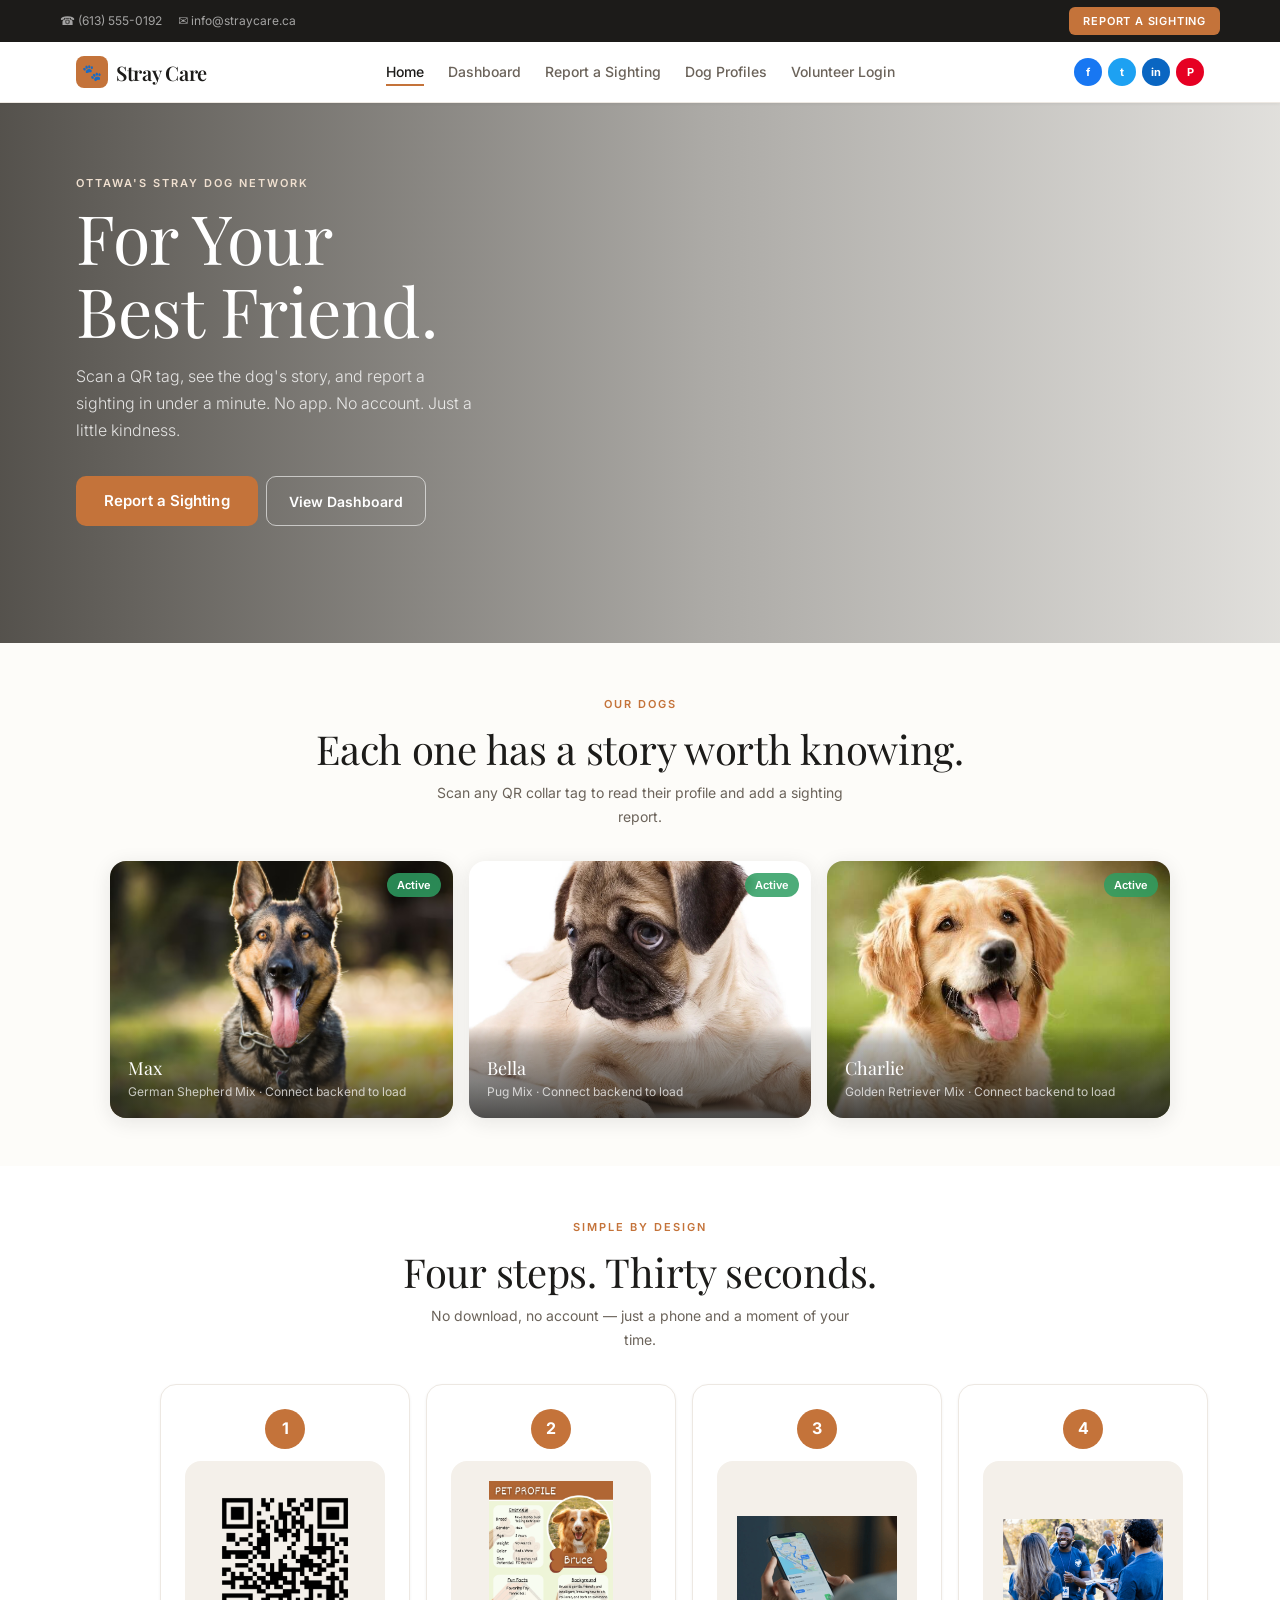
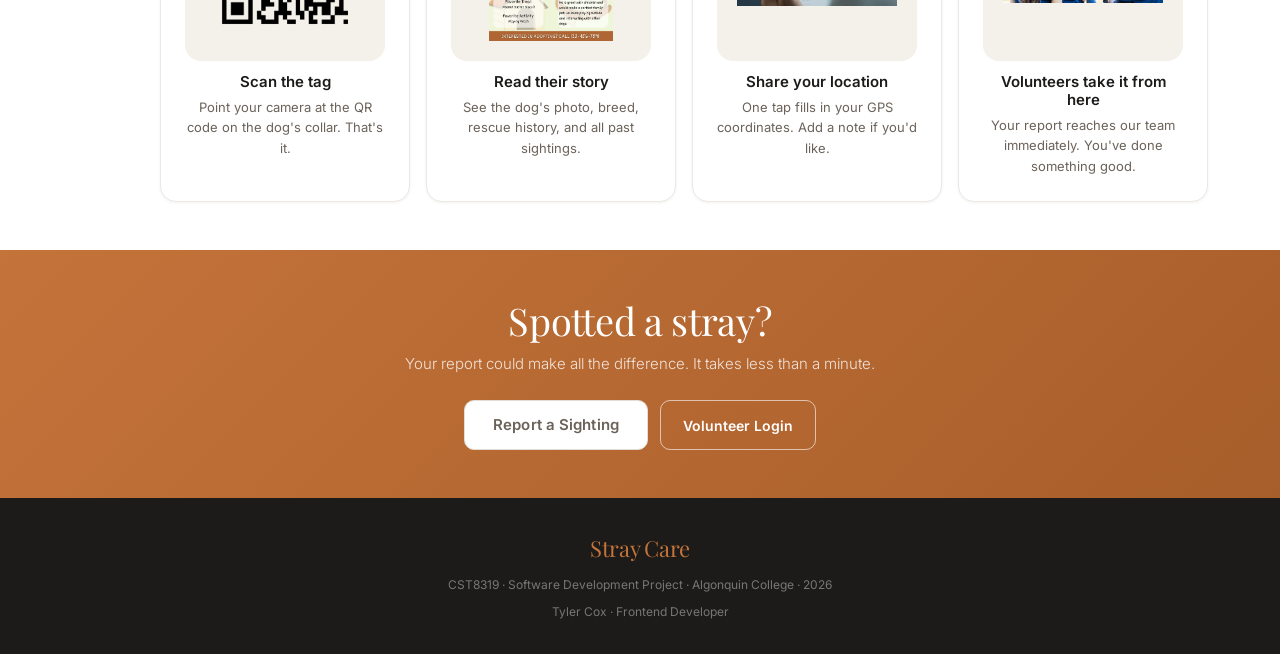
<file: index.html>
<!DOCTYPE html>
<html lang="en">
<head>
    <meta charset="UTF-8">
    <meta name="viewport" content="width=device-width, initial-scale=1.0">
    <meta name="description" content="Stray Care — helping communities track and reunite stray dogs using QR codes and GPS sighting reports.">
    <title>Stray Care — For Your Best Friend</title>
    <link rel="stylesheet" href="styles.css">
    <style>
        /* How-it-works */
        .steps { display: grid; grid-template-columns: 1fr; gap: var(--s4); max-width: 960px; margin: 0 auto; }
        @media (min-width: 580px) { .steps { grid-template-columns: repeat(2, 1fr); } }
        @media (min-width: 900px) { .steps { grid-template-columns: repeat(4, 1fr); } }

        .step {
            background: white; border-radius: var(--r-lg); padding: var(--s5);
            text-align: center; box-shadow: var(--shadow-xs);
            border: 1px solid var(--border-light);
        }
        .step-num {
            width: 40px; height: 40px; background: var(--amber); color: white;
            border-radius: 50%; display: flex; align-items: center; justify-content: center;
            font-weight: 700; font-size: 16px; margin: 0 auto var(--s3);
        }
        .step-icon { display: flex; align-items: center; justify-content: center; margin: 0 auto var(--s3); width: 200px; height: 200px; background: var(--cream-dark); border-radius: var(--r-lg); padding: 20px; }
        .step-icon img { width: 100%; height: 100%; object-fit: contain; }
        .step h3 { font-size: 15px; font-weight: 600; margin-bottom: 6px; color: var(--charcoal); }
        .step p  { font-size: 13px; color: var(--warm-mid); margin: 0; line-height: 1.6; }
    </style>
</head>
<body>
    <a href="#main-content" class="skip-link">Skip to main content</a>

    <div class="utility-bar">
        <div class="utility-bar-inner">
            <div class="utility-contacts">
                <span>☎ (613) 555-0192</span>
                <span>✉ info@straycare.ca</span>
            </div>
            <a href="sighting_form.html" class="btn-utility">Report a Sighting</a>
        </div>
    </div>

    <nav class="main-nav" role="navigation" aria-label="Main navigation">
        <div class="nav-inner">
            <a href="index.html" class="logo" aria-label="Stray Care home">
                <div class="logo-paw" aria-hidden="true">🐾</div>
                <span class="logo-name">Stray Care</span>
            </a>
            <ul class="nav-links">
                <li><a href="index.html" class="active">Home</a></li>
                <li><a href="volunteer_dashboard.html">Dashboard</a></li>
                <li><a href="sighting_form.html">Report a Sighting</a></li>
                <li><a href="dog_profile.html?id=1">Dog Profiles</a></li>
                <li><a href="login.html">Volunteer Login</a></li>
            </ul>
            <div class="nav-right">
                <div class="social-icons" aria-label="Social media">
                    <a href="#" class="social-icon fb" aria-label="Facebook">f</a>
                    <a href="#" class="social-icon tw" aria-label="Twitter">t</a>
                    <a href="#" class="social-icon li" aria-label="LinkedIn">in</a>
                    <a href="#" class="social-icon pi" aria-label="Pinterest">P</a>
                </div>
                <button class="nav-hamburger" id="hamburger-btn" aria-label="Toggle menu" aria-expanded="false" aria-controls="mobile-menu">
                    <span></span><span></span><span></span>
                </button>
            </div>
        </div>
        <div class="mobile-menu" id="mobile-menu" aria-hidden="true">
            <ul>
                <li><a href="index.html">Home</a></li>
                <li><a href="volunteer_dashboard.html">Dashboard</a></li>
                <li><a href="sighting_form.html">Report a Sighting</a></li>
                <li><a href="dog_profile.html?id=1">Dog Profiles</a></li>
                <li><a href="login.html">Volunteer Login</a></li>
            </ul>
        </div>
    </nav>

    <main id="main-content">

        <!-- Hero -->
        <section class="hero-section" aria-label="Welcome">
            <div class="container">
                <div class="hero-content">
                    <p class="hero-eyebrow">Ottawa's Stray Dog Network</p>
                    <h1 class="hero-heading">For Your<br>Best Friend.</h1>
                    <p class="hero-sub">
                        Scan a QR tag, see the dog's story, and report a sighting in under a minute.
                        No app. No account. Just a little kindness.
                    </p>
                    <div class="hero-actions">
                        <a href="sighting_form.html" class="btn btn-primary btn-lg">Report a Sighting</a>
                        <a href="volunteer_dashboard.html" class="btn-outline-white btn-lg">View Dashboard</a>
                    </div>
                </div>
            </div>
            <div class="wave-divider" aria-hidden="true">
                <svg viewBox="0 0 1200 120" preserveAspectRatio="none" xmlns="http://www.w3.org/2000/svg">
                    <path d="M321.39,56.44c58-10.79,114.16-30.13,172-41.86,82.39-16.72,168.19-17.73,250.45-.39C823.78,31,906.67,72,985.66,92.83c70.05,18.48,146.53,26.09,214.34,3V0H0V27.35A600.21,600.21,0,0,0,321.39,56.44Z" fill="#fdfcf9"/>
                </svg>
            </div>
        </section>

        <!-- Featured dogs -->
        <section class="section-cream" aria-label="Dogs in our network">
            <div class="container">
                <div class="section-header">
                    <span class="section-label">Our Dogs</span>
                    <h2 class="section-title">Each one has a story worth knowing.</h2>
                    <p class="section-sub">Scan any QR collar tag to read their profile and add a sighting report.</p>
                </div>
                <div class="featured-grid" id="featured-grid">
                    <!-- Skeleton cards while loading -->
                    <div style="border-radius:var(--r-lg);overflow:hidden;box-shadow:var(--shadow-sm);">
                        <img src="images/placeholder-1.jpg" alt="" aria-hidden="true" style="width:100%;aspect-ratio:4/3;object-fit:cover;display:block;filter:brightness(0.92);">
                        <div style="padding:14px 16px 16px;background:var(--cream-dark);"><div style="height:14px;border-radius:4px;background:#E0D8D0;margin-bottom:8px;width:55%;animation:shimmer 1.4s infinite;"></div><div style="height:11px;border-radius:4px;background:#EAE4DC;width:70%;animation:shimmer 1.4s infinite 0.1s;"></div></div>
                    </div>
                    <div style="border-radius:var(--r-lg);overflow:hidden;box-shadow:var(--shadow-sm);">
                        <img src="images/placeholder-2.jpg" alt="" aria-hidden="true" style="width:100%;aspect-ratio:4/3;object-fit:cover;object-position:center 20%;display:block;filter:brightness(0.92);">
                        <div style="padding:14px 16px 16px;background:var(--cream-dark);"><div style="height:14px;border-radius:4px;background:#E0D8D0;margin-bottom:8px;width:45%;animation:shimmer 1.4s infinite 0.15s;"></div><div style="height:11px;border-radius:4px;background:#EAE4DC;width:65%;animation:shimmer 1.4s infinite 0.25s;"></div></div>
                    </div>
                    <div style="border-radius:var(--r-lg);overflow:hidden;box-shadow:var(--shadow-sm);">
                        <img src="images/placeholder-3.jpg" alt="" aria-hidden="true" style="width:100%;aspect-ratio:4/3;object-fit:cover;display:block;filter:brightness(0.92);">
                        <div style="padding:14px 16px 16px;background:var(--cream-dark);"><div style="height:14px;border-radius:4px;background:#E0D8D0;margin-bottom:8px;width:60%;animation:shimmer 1.4s infinite 0.3s;"></div><div style="height:11px;border-radius:4px;background:#EAE4DC;width:75%;animation:shimmer 1.4s infinite 0.4s;"></div></div>
                    </div>
                </div>
                <style>@keyframes shimmer { 0%{background-position:200% 0} 100%{background-position:-200% 0} }</style>
            </div>
        </section>

        <!-- How it works -->
        <section class="section-white" aria-label="How it works">
            <div class="container">
                <div class="section-header">
                    <span class="section-label">Simple by design</span>
                    <h2 class="section-title">Four steps. Thirty seconds.</h2>
                    <p class="section-sub">No download, no account — just a phone and a moment of your time.</p>
                </div>
                <div class="steps">
                    <div class="step">
                        <div class="step-num" aria-hidden="true">1</div>
                        <div class="step-icon">
                            <img src="images/QR code.png" alt="QR code scan">
                        </div>
                        <h3>Scan the tag</h3>
                        <p>Point your camera at the QR code on the dog's collar. That's it.</p>
                    </div>
                    <div class="step">
                        <div class="step-num" aria-hidden="true">2</div>
                        <div class="step-icon">
                            <img src="images/Pet Profile.png" alt="Dog profile">
                        </div>
                        <h3>Read their story</h3>
                        <p>See the dog's photo, breed, rescue history, and all past sightings.</p>
                    </div>
                    <div class="step">
                        <div class="step-num" aria-hidden="true">3</div>
                        <div class="step-icon">
                            <img src="images/Location.png" alt="GPS location pin">
                        </div>
                        <h3>Share your location</h3>
                        <p>One tap fills in your GPS coordinates. Add a note if you'd like.</p>
                    </div>
                    <div class="step">
                        <div class="step-num" aria-hidden="true">4</div>
                        <div class="step-icon">
                            <img src="images/Voluteer.png" alt="Volunteer">
                        </div>
                        <h3>Volunteers take it from here</h3>
                        <p>Your report reaches our team immediately. You've done something good.</p>
                    </div>
                </div>
            </div>
        </section>

        <!-- CTA band -->
        <section class="cta-band" aria-label="Call to action">
            <div class="container">
                <h2>Spotted a stray?</h2>
                <p>Your report could make all the difference. It takes less than a minute.</p>
                <div class="cta-band-row">
                    <a href="sighting_form.html" class="btn btn-secondary btn-lg">Report a Sighting</a>
                    <a href="login.html" class="btn-outline-white btn-lg">Volunteer Login</a>
                </div>
            </div>
        </section>

    </main>

    <footer class="site-footer">
        <span class="footer-logo">Stray Care</span>
        <p>CST8319 · Software Development Project · Algonquin College · 2026</p>
        <p style="margin-top:4px;">Tyler Cox · Frontend Developer</p>
    </footer>

    <script>
        // Hamburger
        const hamburger  = document.getElementById('hamburger-btn');
        const mobileMenu = document.getElementById('mobile-menu');
        hamburger.addEventListener('click', () => {
            const open = mobileMenu.classList.toggle('open');
            hamburger.setAttribute('aria-expanded', open);
            mobileMenu.setAttribute('aria-hidden', !open);
        });

        // Load featured dogs
        const API_BASE = 'http://localhost:8080/api';

        function esc(str) {
            const d = document.createElement('div');
            d.appendChild(document.createTextNode(String(str)));
            return d.innerHTML;
        }

        function fmtDate(iso) {
            if (!iso) return '';
            try { return new Date(iso).toLocaleDateString('en-US', { month: 'long', day: 'numeric', year: 'numeric' }); }
            catch { return ''; }
        }

        const STATUS_DOT = {
            ACTIVE:    { cls: 'active',    label: 'Active' },
            ADOPTED:   { cls: 'adopted',   label: 'Adopted' },
            RELOCATED: { cls: 'relocated', label: 'Relocated' }
        };

        async function loadFeatured() {
            const grid = document.getElementById('featured-grid');
            try {
                const res  = await fetch(`${API_BASE}/dogs`);
                if (!res.ok) throw new Error();
                const dogs = (await res.json()).slice(0, 3);

                if (!dogs.length) {
                    grid.innerHTML = `<div style="grid-column:1/-1;text-align:center;padding:40px;color:var(--warm-light);">
                        <p style="font-size:48px;margin-bottom:12px;">🐕</p>
                        <p>No dogs registered yet — connect the backend to see profiles here.</p></div>`;
                    return;
                }

                grid.innerHTML = '';
                dogs.forEach(dog => {
                    const cfg = STATUS_DOT[dog.status] || STATUS_DOT.ACTIVE;
                    const a   = document.createElement('a');
                    a.className = 'featured-card';
                    a.href      = `dog_profile.html?id=${dog.id}`;
                    a.setAttribute('aria-label', `${esc(dog.name)} — ${cfg.label}. View profile.`);

                    const PLACEHOLDERS = ['images/placeholder-1.jpg','images/placeholder-2.jpg','images/placeholder-3.jpg'];
                    const fallbackSrc  = PLACEHOLDERS[dog.id % 3];
                    const photo = `<img src="${dog.photoUrl ? esc(dog.photoUrl) : fallbackSrc}"
                                        alt="Photo of ${esc(dog.name)}" loading="lazy"
                                        style="width:100%;aspect-ratio:4/3;object-fit:cover;display:block;"
                                        onerror="this.src='${fallbackSrc}';">`;

                    a.innerHTML = `
                        ${photo}
                        <span class="card-dot ${cfg.cls}" aria-hidden="true">${cfg.label}</span>
                        <div class="featured-caption">
                            <h3>${esc(dog.name)}</h3>
                            <p>${esc(dog.breed || 'Mixed breed')} · ${fmtDate(dog.createdAt)}</p>
                        </div>`;
                    grid.appendChild(a);
                });
            } catch {
                // Fallback placeholder cards
                const placeholders = [
                    { name:'Max',     img:'images/placeholder-1.jpg', breed:'German Shepherd Mix' },
                    { name:'Bella',   img:'images/placeholder-2.jpg', breed:'Pug Mix' },
                    { name:'Charlie', img:'images/placeholder-3.jpg', breed:'Golden Retriever Mix' }
                ];
                grid.innerHTML = placeholders.map((p, i) => `
                    <a href="dog_profile.html?id=${i+1}" class="featured-card" aria-label="${p.name} — sample profile">
                        <img src="${p.img}" alt="Photo of ${p.name}" style="width:100%;aspect-ratio:4/3;object-fit:cover;display:block;">
                        <span class="card-dot active" aria-hidden="true">Active</span>
                        <div class="featured-caption">
                            <h3>${p.name}</h3>
                            <p>${p.breed} · Connect backend to load</p>
                        </div>
                    </a>`).join('');
            }
        }

        document.addEventListener('DOMContentLoaded', loadFeatured);
    </script>
</body>
</html>
</file>
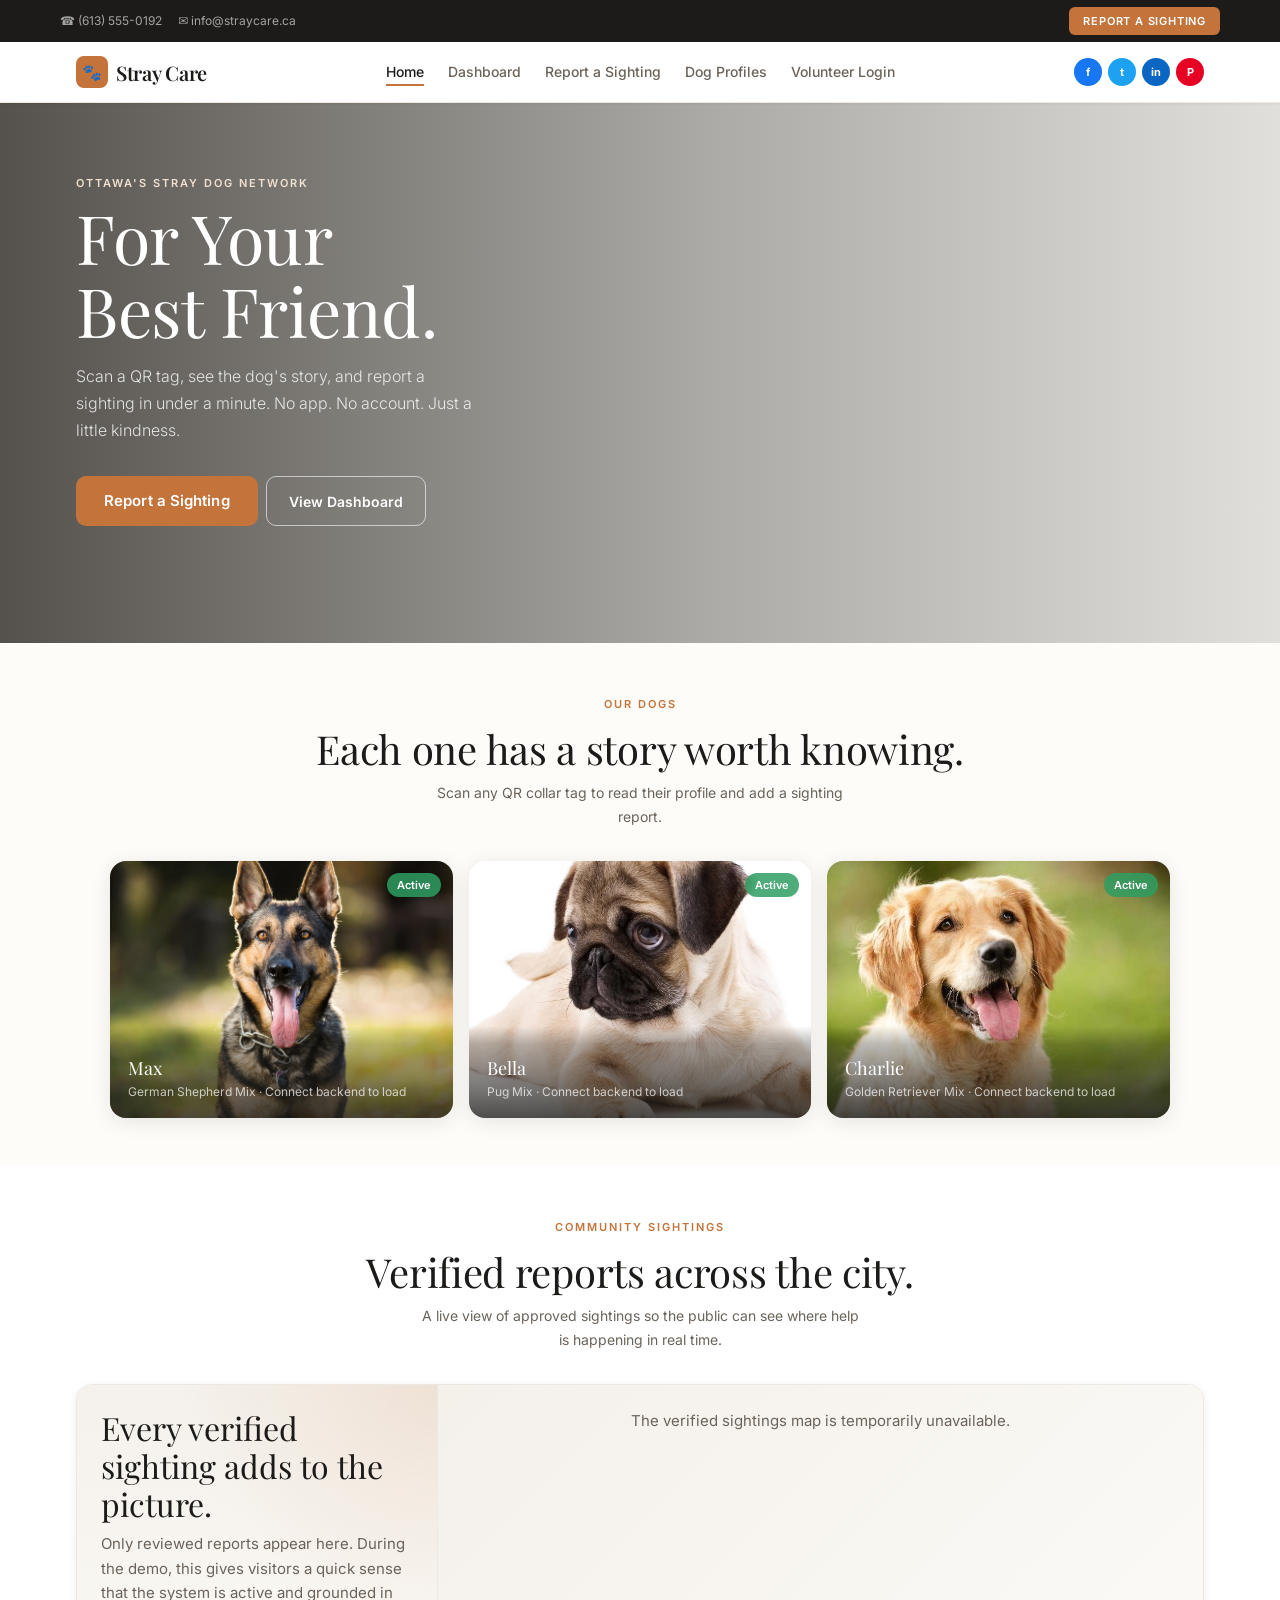
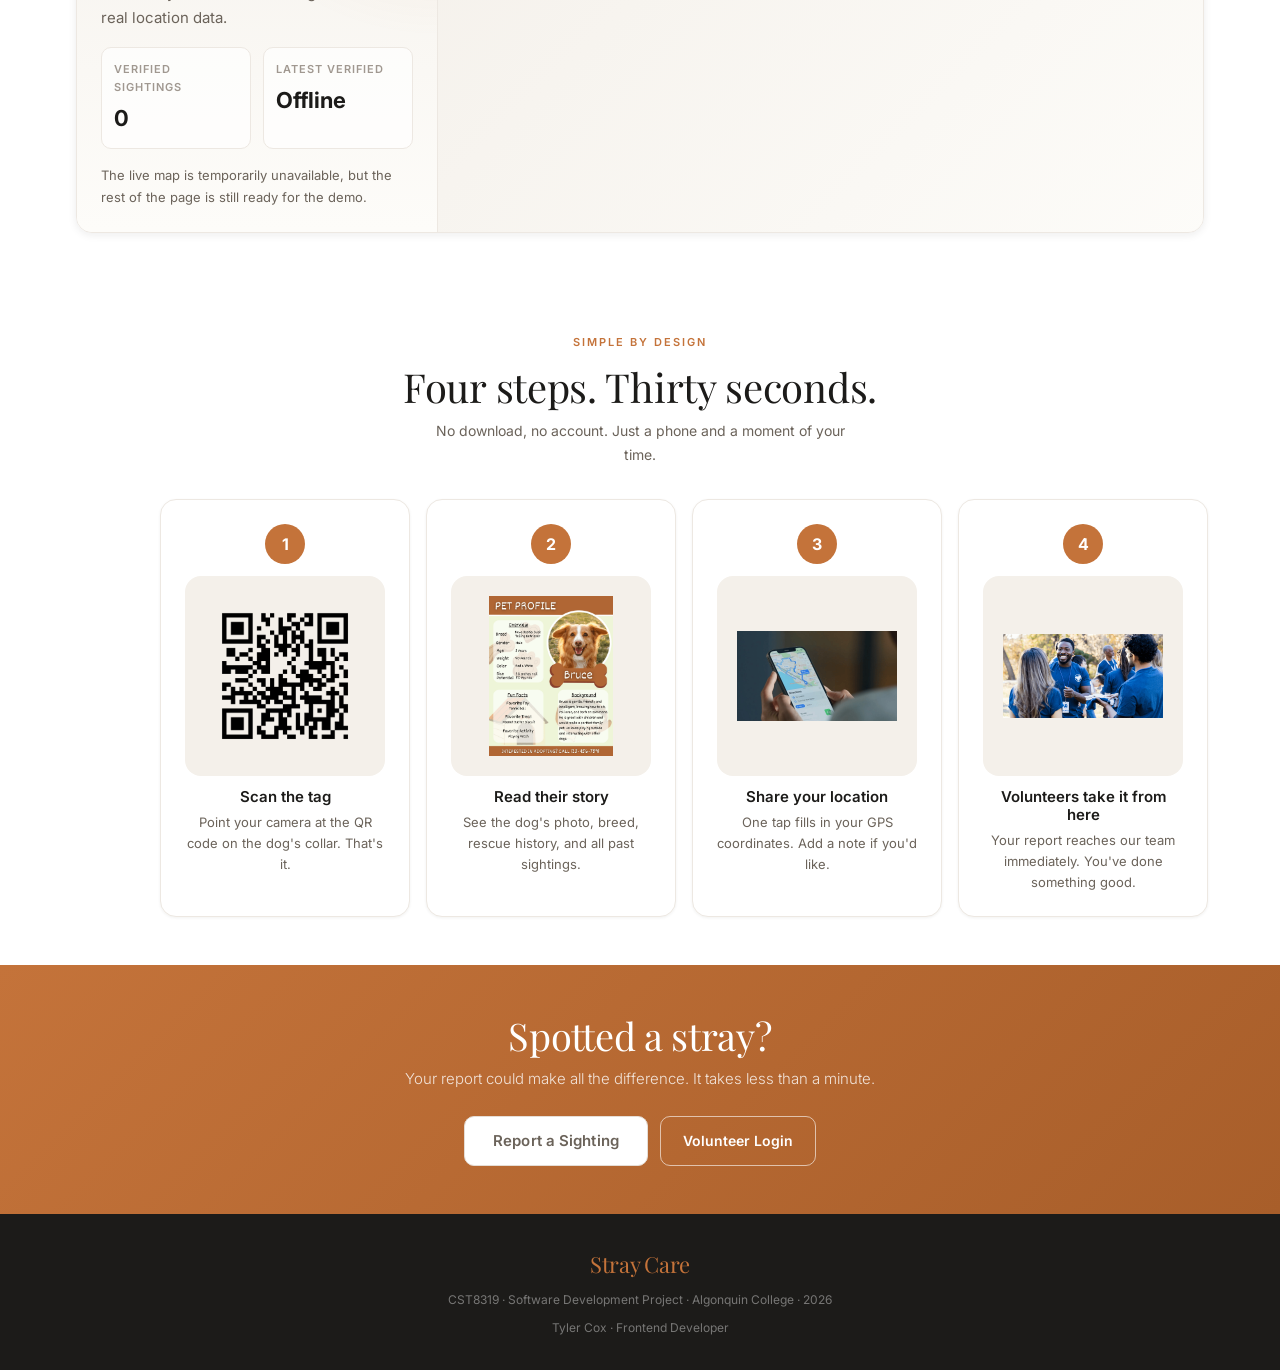
<file: frontend/index.html>
<!DOCTYPE html>
<html lang="en">
<head>
    <meta charset="UTF-8">
    <meta name="viewport" content="width=device-width, initial-scale=1.0">
    <meta name="description" content="Stray Care — helping communities track and reunite stray dogs using QR codes and GPS sighting reports.">
    <title>Stray Care — For Your Best Friend</title>
    <link rel="stylesheet" href="styles.css">
    <style>
        /* How-it-works */
        .steps { display: grid; grid-template-columns: 1fr; gap: var(--s4); max-width: 960px; margin: 0 auto; }
        @media (min-width: 580px) { .steps { grid-template-columns: repeat(2, 1fr); } }
        @media (min-width: 900px) { .steps { grid-template-columns: repeat(4, 1fr); } }

        .step {
            background: white; border-radius: var(--r-lg); padding: var(--s5);
            text-align: center; box-shadow: var(--shadow-xs);
            border: 1px solid var(--border-light);
        }
        .step-num {
            width: 40px; height: 40px; background: var(--amber); color: white;
            border-radius: 50%; display: flex; align-items: center; justify-content: center;
            font-weight: 700; font-size: 16px; margin: 0 auto var(--s3);
        }
        .step-icon { display: flex; align-items: center; justify-content: center; margin: 0 auto var(--s3); width: 200px; height: 200px; background: var(--cream-dark); border-radius: var(--r-lg); padding: 20px; }
        .step-icon img { width: 100%; height: 100%; object-fit: contain; }
        .step h3 { font-size: 15px; font-weight: 600; margin-bottom: 6px; color: var(--charcoal); }
        .step p  { font-size: 13px; color: var(--warm-mid); margin: 0; line-height: 1.6; }
    </style>
</head>
<body>
    <a href="#main-content" class="skip-link">Skip to main content</a>

    <div class="utility-bar">
        <div class="utility-bar-inner">
            <div class="utility-contacts">
                <span>☎ (613) 555-0192</span>
                <span>✉ info@straycare.ca</span>
            </div>
            <a href="sighting_form.html" class="btn-utility">Report a Sighting</a>
        </div>
    </div>

    <nav class="main-nav" role="navigation" aria-label="Main navigation">
        <div class="nav-inner">
            <a href="index.html" class="logo" aria-label="Stray Care home">
                <div class="logo-paw" aria-hidden="true">🐾</div>
                <span class="logo-name">Stray Care</span>
            </a>
            <ul class="nav-links">
                <li><a href="index.html" class="active">Home</a></li>
                <li><a href="volunteer_dashboard.html">Dashboard</a></li>
                <li><a href="sighting_form.html">Report a Sighting</a></li>
                <li><a href="dog_profile.html?id=1">Dog Profiles</a></li>
                <li><a href="login.html">Volunteer Login</a></li>
            </ul>
            <div class="nav-right">
                <div class="social-icons" aria-label="Social media">
                    <a href="#" class="social-icon fb" aria-label="Facebook">f</a>
                    <a href="#" class="social-icon tw" aria-label="Twitter">t</a>
                    <a href="#" class="social-icon li" aria-label="LinkedIn">in</a>
                    <a href="#" class="social-icon pi" aria-label="Pinterest">P</a>
                </div>
                <button class="nav-hamburger" id="hamburger-btn" aria-label="Toggle menu" aria-expanded="false" aria-controls="mobile-menu">
                    <span></span><span></span><span></span>
                </button>
            </div>
        </div>
        <div class="mobile-menu" id="mobile-menu" aria-hidden="true">
            <ul>
                <li><a href="index.html">Home</a></li>
                <li><a href="volunteer_dashboard.html">Dashboard</a></li>
                <li><a href="sighting_form.html">Report a Sighting</a></li>
                <li><a href="dog_profile.html?id=1">Dog Profiles</a></li>
                <li><a href="login.html">Volunteer Login</a></li>
            </ul>
        </div>
    </nav>

    <main id="main-content">

        <!-- Hero -->
        <section class="hero-section" aria-label="Welcome">
            <div class="container">
                <div class="hero-content">
                    <p class="hero-eyebrow">Ottawa's Stray Dog Network</p>
                    <h1 class="hero-heading">For Your<br>Best Friend.</h1>
                    <p class="hero-sub">
                        Scan a QR tag, see the dog's story, and report a sighting in under a minute.
                        No app. No account. Just a little kindness.
                    </p>
                    <div class="hero-actions">
                        <a href="sighting_form.html" class="btn btn-primary btn-lg">Report a Sighting</a>
                        <a href="volunteer_dashboard.html" class="btn-outline-white btn-lg">View Dashboard</a>
                    </div>
                </div>
            </div>
            <div class="wave-divider" aria-hidden="true">
                <svg viewBox="0 0 1200 120" preserveAspectRatio="none" xmlns="http://www.w3.org/2000/svg">
                    <path d="M321.39,56.44c58-10.79,114.16-30.13,172-41.86,82.39-16.72,168.19-17.73,250.45-.39C823.78,31,906.67,72,985.66,92.83c70.05,18.48,146.53,26.09,214.34,3V0H0V27.35A600.21,600.21,0,0,0,321.39,56.44Z" fill="#fdfcf9"/>
                </svg>
            </div>
        </section>

        <!-- Featured dogs -->
        <section class="section-cream" aria-label="Dogs in our network">
            <div class="container">
                <div class="section-header">
                    <span class="section-label">Our Dogs</span>
                    <h2 class="section-title">Each one has a story worth knowing.</h2>
                    <p class="section-sub">Scan any QR collar tag to read their profile and add a sighting report.</p>
                </div>
                <div class="featured-grid" id="featured-grid">
                    <!-- Skeleton cards while loading -->
                    <div style="border-radius:var(--r-lg);overflow:hidden;box-shadow:var(--shadow-sm);">
                        <img src="images/placeholder-1.jpg" alt="" aria-hidden="true" style="width:100%;aspect-ratio:4/3;object-fit:cover;display:block;filter:brightness(0.92);">
                        <div style="padding:14px 16px 16px;background:var(--cream-dark);"><div style="height:14px;border-radius:4px;background:#E0D8D0;margin-bottom:8px;width:55%;animation:shimmer 1.4s infinite;"></div><div style="height:11px;border-radius:4px;background:#EAE4DC;width:70%;animation:shimmer 1.4s infinite 0.1s;"></div></div>
                    </div>
                    <div style="border-radius:var(--r-lg);overflow:hidden;box-shadow:var(--shadow-sm);">
                        <img src="images/placeholder-2.jpg" alt="" aria-hidden="true" style="width:100%;aspect-ratio:4/3;object-fit:cover;object-position:center 20%;display:block;filter:brightness(0.92);">
                        <div style="padding:14px 16px 16px;background:var(--cream-dark);"><div style="height:14px;border-radius:4px;background:#E0D8D0;margin-bottom:8px;width:45%;animation:shimmer 1.4s infinite 0.15s;"></div><div style="height:11px;border-radius:4px;background:#EAE4DC;width:65%;animation:shimmer 1.4s infinite 0.25s;"></div></div>
                    </div>
                    <div style="border-radius:var(--r-lg);overflow:hidden;box-shadow:var(--shadow-sm);">
                        <img src="images/placeholder-3.jpg" alt="" aria-hidden="true" style="width:100%;aspect-ratio:4/3;object-fit:cover;display:block;filter:brightness(0.92);">
                        <div style="padding:14px 16px 16px;background:var(--cream-dark);"><div style="height:14px;border-radius:4px;background:#E0D8D0;margin-bottom:8px;width:60%;animation:shimmer 1.4s infinite 0.3s;"></div><div style="height:11px;border-radius:4px;background:#EAE4DC;width:75%;animation:shimmer 1.4s infinite 0.4s;"></div></div>
                    </div>
                </div>
                <style>@keyframes shimmer { 0%{background-position:200% 0} 100%{background-position:-200% 0} }</style>
            </div>
        </section>

        <!-- Verified sightings heatmap -->
        <section class="section-white" aria-label="Verified community sightings">
            <div class="container">
                <div class="section-header">
                    <span class="section-label">Community Sightings</span>
                    <h2 class="section-title">Verified reports across the city.</h2>
                    <p class="section-sub">A live view of approved sightings so the public can see where help is happening in real time.</p>
                </div>
                <div class="mini-heatmap-card">
                    <div class="mini-heatmap-layout">
                        <div class="mini-heatmap-copy">
                            <h3>Every verified sighting adds to the picture.</h3>
                            <p>Only reviewed reports appear here. During the demo, this gives visitors a quick sense that the system is active and grounded in real location data.</p>
                            <div class="mini-heatmap-stats" aria-label="Verified sighting totals">
                                <div class="mini-heatmap-stat">
                                    <span class="mini-heatmap-stat-label">Verified Sightings</span>
                                    <span class="mini-heatmap-stat-value" id="verified-sightings-count">0</span>
                                </div>
                                <div class="mini-heatmap-stat">
                                    <span class="mini-heatmap-stat-label">Latest Verified</span>
                                    <span class="mini-heatmap-stat-value" id="verified-sightings-latest">Waiting</span>
                                </div>
                            </div>
                            <p class="mini-heatmap-note" id="verified-sightings-note">Loading approved sightings from the network.</p>
                        </div>
                        <div class="mini-heatmap-map-wrap">
                            <div id="landing-heatmap-empty" class="heatmap-empty-state is-visible" aria-live="polite">
                                Approved sightings will appear here once volunteers verify reports.
                            </div>
                            <div id="landing-heatmap" class="mini-heatmap-map" aria-label="Map of verified stray dog sightings"></div>
                        </div>
                    </div>
                </div>
            </div>
        </section>

        <!-- How it works -->
        <section class="section-white" aria-label="How it works">
            <div class="container">
                <div class="section-header">
                    <span class="section-label">Simple by design</span>
                    <h2 class="section-title">Four steps. Thirty seconds.</h2>
                    <p class="section-sub">No download, no account. Just a phone and a moment of your time.</p>
                </div>
                <div class="steps">
                    <div class="step">
                        <div class="step-num" aria-hidden="true">1</div>
                        <div class="step-icon">
                            <img src="images/QR code.png" alt="QR code scan">
                        </div>
                        <h3>Scan the tag</h3>
                        <p>Point your camera at the QR code on the dog's collar. That's it.</p>
                    </div>
                    <div class="step">
                        <div class="step-num" aria-hidden="true">2</div>
                        <div class="step-icon">
                            <img src="images/Pet Profile.png" alt="Dog profile">
                        </div>
                        <h3>Read their story</h3>
                        <p>See the dog's photo, breed, rescue history, and all past sightings.</p>
                    </div>
                    <div class="step">
                        <div class="step-num" aria-hidden="true">3</div>
                        <div class="step-icon">
                            <img src="images/Location.png" alt="GPS location pin">
                        </div>
                        <h3>Share your location</h3>
                        <p>One tap fills in your GPS coordinates. Add a note if you'd like.</p>
                    </div>
                    <div class="step">
                        <div class="step-num" aria-hidden="true">4</div>
                        <div class="step-icon">
                            <img src="images/Voluteer.png" alt="Volunteer">
                        </div>
                        <h3>Volunteers take it from here</h3>
                        <p>Your report reaches our team immediately. You've done something good.</p>
                    </div>
                </div>
            </div>
        </section>

        <!-- CTA band -->
        <section class="cta-band" aria-label="Call to action">
            <div class="container">
                <h2>Spotted a stray?</h2>
                <p>Your report could make all the difference. It takes less than a minute.</p>
                <div class="cta-band-row">
                    <a href="sighting_form.html" class="btn btn-secondary btn-lg">Report a Sighting</a>
                    <a href="login.html" class="btn-outline-white btn-lg">Volunteer Login</a>
                </div>
            </div>
        </section>

    </main>

    <footer class="site-footer">
        <span class="footer-logo">Stray Care</span>
        <p>CST8319 · Software Development Project · Algonquin College · 2026</p>
        <p style="margin-top:4px;">Tyler Cox · Frontend Developer</p>
    </footer>

    <script src="config.js"></script>
    <script src="maps.js"></script>
    <script>
        // Hamburger
        const hamburger  = document.getElementById('hamburger-btn');
        const mobileMenu = document.getElementById('mobile-menu');
        hamburger.addEventListener('click', () => {
            const open = mobileMenu.classList.toggle('open');
            hamburger.setAttribute('aria-expanded', open);
            mobileMenu.setAttribute('aria-hidden', !open);
        });

        // Load featured dogs
        const API_BASE = window.APP_CONFIG?.API_BASE_URL || 'http://localhost:8080/api';

        function esc(str) {
            const d = document.createElement('div');
            d.appendChild(document.createTextNode(String(str)));
            return d.innerHTML;
        }

        function fmtDate(iso) {
            if (!iso) return '';
            try { return new Date(iso).toLocaleDateString('en-US', { month: 'long', day: 'numeric', year: 'numeric' }); }
            catch { return ''; }
        }

        function fmtShortDate(iso) {
            if (!iso) return 'Waiting';
            try { return new Date(iso).toLocaleDateString('en-US', { month: 'short', day: 'numeric' }); }
            catch { return 'Waiting'; }
        }

        const STATUS_DOT = {
            active:    { cls: 'active',    label: 'Active' },
            adopted:   { cls: 'adopted',   label: 'Adopted' },
            recovered: { cls: 'relocated', label: 'Recovered' }
        };

        async function loadVerifiedSightingsHeatmap() {
            const countEl = document.getElementById('verified-sightings-count');
            const latestEl = document.getElementById('verified-sightings-latest');
            const noteEl = document.getElementById('verified-sightings-note');
            const emptyEl = document.getElementById('landing-heatmap-empty');

            try {
                const res = await fetch(`${API_BASE}/sightings/verified`);
                if (!res.ok) throw new Error(`HTTP ${res.status}`);

                const sightings = (await res.json())
                    .map(normalizeSighting)
                    .filter(sighting => sighting.verified);

                countEl.textContent = String(sightings.length);
                latestEl.textContent = sightings.length ? fmtShortDate(sightings[0].reportedAt) : 'Waiting';
                noteEl.textContent = sightings.length
                    ? 'Updated from the latest volunteer-approved reports.'
                    : 'No approved sightings yet. This panel will wake up as soon as reports are verified.';

                await loadGoogleMapsApi();
                renderSightingsHeatmap(sightings, {
                    mapElementId: 'landing-heatmap',
                    emptyElementId: 'landing-heatmap-empty',
                    emptyMessage: 'Approved sightings will appear here once volunteers verify reports.',
                    zoom: 11,
                    radius: 34,
                    opacity: 0.75,
                    compact: true
                });

                emptyEl.classList.toggle('is-visible', sightings.length === 0);
            } catch (error) {
                console.error('Failed to load verified sightings heatmap:', error);
                countEl.textContent = '0';
                latestEl.textContent = 'Offline';
                noteEl.textContent = 'The live map is temporarily unavailable, but the rest of the page is still ready for the demo.';
                emptyEl.textContent = 'The verified sightings map is temporarily unavailable.';
                emptyEl.classList.add('is-visible');
                const mapEl = document.getElementById('landing-heatmap');
                if (mapEl) mapEl.style.display = 'none';
            }
        }

        async function loadFeatured() {
            const grid = document.getElementById('featured-grid');
            try {
                const res  = await fetch(`${API_BASE}/dogs`);
                if (!res.ok) throw new Error();
                const dogs = (await res.json()).slice(0, 3);

                if (!dogs.length) {
                    grid.innerHTML = `<div style="grid-column:1/-1;text-align:center;padding:40px;color:var(--warm-light);">
                        <p style="font-size:48px;margin-bottom:12px;">🐕</p>
                        <p>No dogs registered yet — connect the backend to see profiles here.</p></div>`;
                    return;
                }

                grid.innerHTML = '';
                dogs.forEach(dog => {
                    const cfg = STATUS_DOT[dog.status?.toLowerCase()] || STATUS_DOT.active;
                    const a   = document.createElement('a');
                    a.className = 'featured-card';
                    a.href      = `dog_profile.html?id=${dog.id}`;
                    a.setAttribute('aria-label', `${esc(dog.name)} — ${cfg.label}. View profile.`);

                    const PLACEHOLDERS = ['images/placeholder-1.jpg','images/placeholder-2.jpg','images/placeholder-3.jpg'];
                    const fallbackSrc  = PLACEHOLDERS[dog.id % 3];
                    const photo = `<img src="${dog.photoUrl ? esc(dog.photoUrl) : fallbackSrc}"
                                        alt="Photo of ${esc(dog.name)}" loading="lazy"
                                        style="width:100%;aspect-ratio:4/3;object-fit:cover;display:block;"
                                        onerror="this.src='${fallbackSrc}';">`;

                    a.innerHTML = `
                        ${photo}
                        <span class="card-dot ${cfg.cls}" aria-hidden="true">${cfg.label}</span>
                        <div class="featured-caption">
                            <h3>${esc(dog.name)}</h3>
                            <p>${esc(dog.breed || 'Mixed breed')} · ${fmtDate(dog.createdAt)}</p>
                        </div>`;
                    grid.appendChild(a);
                });
            } catch {
                // Fallback placeholder cards
                const placeholders = [
                    { name:'Max',     img:'images/placeholder-1.jpg', breed:'German Shepherd Mix' },
                    { name:'Bella',   img:'images/placeholder-2.jpg', breed:'Pug Mix' },
                    { name:'Charlie', img:'images/placeholder-3.jpg', breed:'Golden Retriever Mix' }
                ];
                grid.innerHTML = placeholders.map((p, i) => `
                    <a href="dog_profile.html?id=${i+1}" class="featured-card" aria-label="${p.name} — sample profile">
                        <img src="${p.img}" alt="Photo of ${p.name}" style="width:100%;aspect-ratio:4/3;object-fit:cover;display:block;">
                        <span class="card-dot active" aria-hidden="true">Active</span>
                        <div class="featured-caption">
                            <h3>${p.name}</h3>
                            <p>${p.breed} · Connect backend to load</p>
                        </div>
                    </a>`).join('');
            }
        }

        document.addEventListener('DOMContentLoaded', () => {
            loadFeatured();
            loadVerifiedSightingsHeatmap();
        });
    </script>
</body>
</html>
</file>
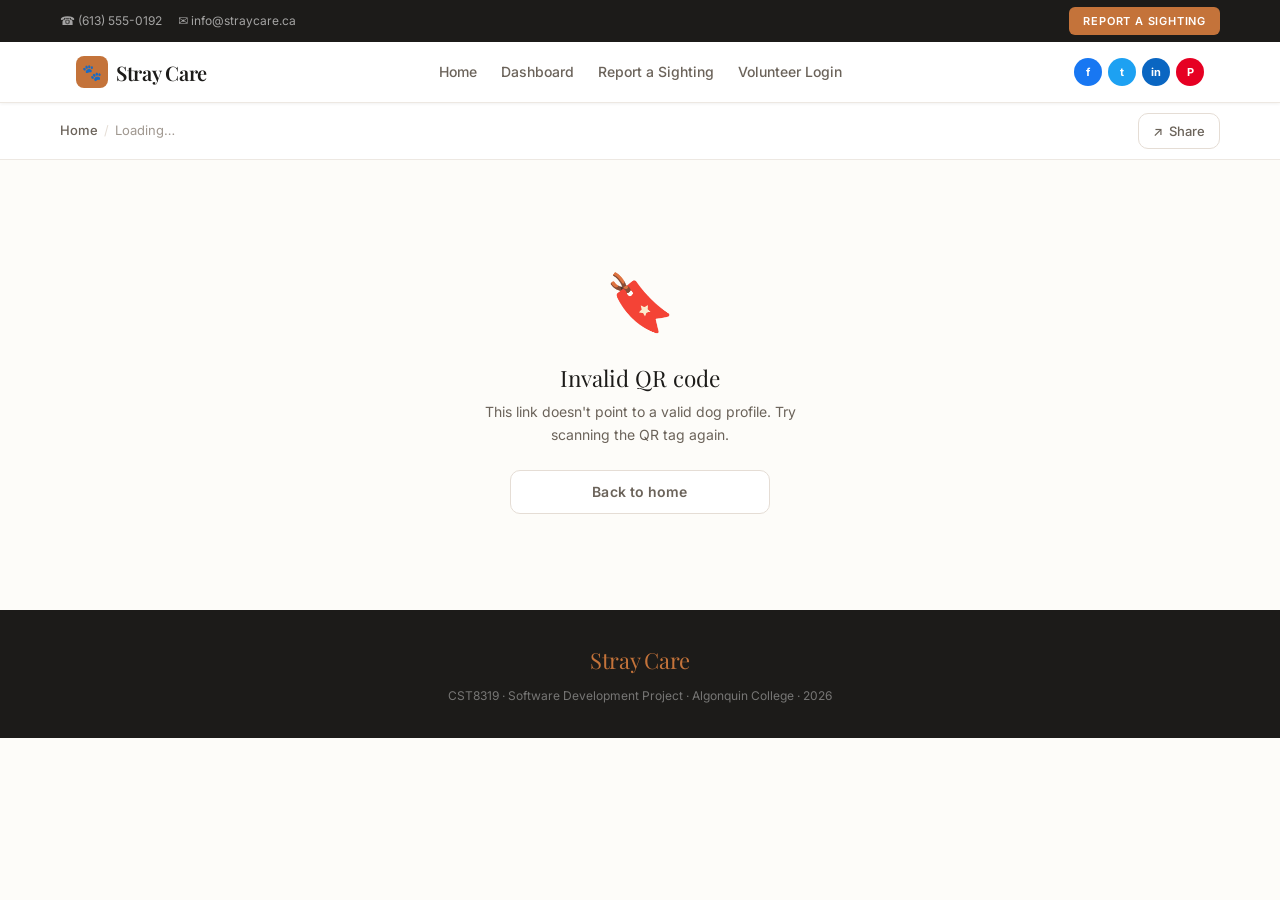
<file: dog_profile.html>
<!DOCTYPE html>
<html lang="en">
<head>
    <meta charset="UTF-8">
    <meta name="viewport" content="width=device-width, initial-scale=1.0">
    <meta name="description" content="View this dog's profile and report a sighting.">
    <title>Dog Profile — Stray Care</title>
    <link rel="stylesheet" href="styles.css">
    <style>
        body { background: var(--cream); }

        /* Sub-header bar below nav */
        .profile-bar {
            background: white; border-bottom: 1px solid var(--border-light);
            padding: 10px var(--s4);
        }
        .profile-bar-inner {
            max-width: 1160px; margin: 0 auto;
            display: flex; align-items: center; justify-content: space-between; gap: var(--s4);
        }
        .breadcrumb {
            font-size: 13px; color: var(--warm-light);
            display: flex; align-items: center; gap: 6px;
        }
        .breadcrumb a { color: var(--warm-mid); font-weight: 500; }
        .breadcrumb a:hover { color: var(--amber); text-decoration: none; }
        .breadcrumb-sep { color: var(--border); }

        /* Share button */
        .btn-share {
            background: none; border: 1px solid var(--border); border-radius: var(--r-md);
            padding: 7px 14px; font-family: var(--font-sans); font-size: 13px;
            font-weight: 500; color: var(--warm-mid); cursor: pointer;
            display: flex; align-items: center; gap: 6px; transition: all var(--ease);
            min-height: 36px;
        }
        .btn-share:hover { border-color: var(--amber); color: var(--amber); }

        /* Photo side sticky on desktop */
        @media (min-width: 1000px) {
            .profile-layout {
                display: grid;
                grid-template-columns: 420px 1fr;
                gap: var(--s6);
                align-items: start;
            }
            .photo-sticky { position: sticky; top: 80px; }
        }

        /* CTA strip */
        .cta-strip {
            background: white; border-top: 1px solid var(--border-light);
            padding: var(--s5) var(--s4); margin-top: var(--s3);
        }

        @media (min-width: 1000px) {
            .cta-strip { background: transparent; border: none; padding: var(--s5) 0; }
        }
    </style>
</head>
<body>
    <a href="#main-content" class="skip-link">Skip to main content</a>

    <div class="utility-bar">
        <div class="utility-bar-inner">
            <div class="utility-contacts">
                <span>☎ (613) 555-0192</span>
                <span>✉ info@straycare.ca</span>
            </div>
            <a href="sighting_form.html" class="btn-utility">Report a Sighting</a>
        </div>
    </div>

    <nav class="main-nav" role="navigation" aria-label="Main navigation">
        <div class="nav-inner">
            <a href="index.html" class="logo" aria-label="Stray Care home">
                <div class="logo-paw" aria-hidden="true">🐾</div>
                <span class="logo-name">Stray Care</span>
            </a>
            <ul class="nav-links">
                <li><a href="index.html">Home</a></li>
                <li><a href="volunteer_dashboard.html">Dashboard</a></li>
                <li><a href="sighting_form.html">Report a Sighting</a></li>
                <li><a href="login.html">Volunteer Login</a></li>
            </ul>
            <div class="nav-right">
                <div class="social-icons">
                    <a href="#" class="social-icon fb" aria-label="Facebook">f</a>
                    <a href="#" class="social-icon tw" aria-label="Twitter">t</a>
                    <a href="#" class="social-icon li" aria-label="LinkedIn">in</a>
                    <a href="#" class="social-icon pi" aria-label="Pinterest">P</a>
                </div>
                <button class="nav-hamburger" id="hamburger-btn" aria-label="Toggle menu" aria-expanded="false" aria-controls="mobile-menu">
                    <span></span><span></span><span></span>
                </button>
            </div>
        </div>
        <div class="mobile-menu" id="mobile-menu" aria-hidden="true">
            <ul>
                <li><a href="index.html">Home</a></li>
                <li><a href="volunteer_dashboard.html">Dashboard</a></li>
                <li><a href="sighting_form.html">Report a Sighting</a></li>
                <li><a href="login.html">Volunteer Login</a></li>
            </ul>
        </div>
    </nav>

    <!-- Sub-header breadcrumb -->
    <div class="profile-bar" id="profile-bar">
        <div class="profile-bar-inner">
            <nav class="breadcrumb" aria-label="Breadcrumb">
                <a href="index.html">Home</a>
                <span class="breadcrumb-sep" aria-hidden="true">/</span>
                <span id="breadcrumb-name">Loading…</span>
            </nav>
            <button class="btn-share" id="share-btn" aria-label="Share this profile">
                <span aria-hidden="true">↗</span> Share
            </button>
        </div>
    </div>

    <main id="main-content">

        <!-- Loading -->
        <div id="loading-state" class="loading-state" role="status" aria-live="polite">
            <div class="spinner" aria-hidden="true"></div>
            <p>Loading profile…</p>
        </div>

        <!-- Error -->
        <div id="error-state" class="state-page" role="alert" aria-live="assertive" style="display:none;">
            <div class="state-icon" id="err-icon" aria-hidden="true">⚠️</div>
            <h2 id="err-title">Something went wrong</h2>
            <p id="err-msg">An unexpected error occurred.</p>
            <div id="err-actions" style="display:flex;flex-direction:column;gap:10px;width:100%;max-width:260px;"></div>
        </div>

        <!-- Profile -->
        <div id="profile-content" style="display:none;" aria-label="Dog profile">
            <div class="container" style="padding-top:var(--s5);padding-bottom:var(--s3);">
                <div class="profile-layout">

                    <!-- Photo -->
                    <div class="photo-sticky">
                        <div class="dog-photo-wrap" id="photo-wrap">
                            <!-- Placeholder shown until real photo loads; swapped to real img on success -->
                            <img id="dog-photo"
                                 src="images/placeholder-1.jpg"
                                 alt="Dog photo"
                                 loading="lazy"
                                 style="width:100%;height:100%;object-fit:cover;display:block;">
                        </div>
                    </div>

                    <!-- Info -->
                    <div>
                        <!-- Name + badge -->
                        <div class="card">
                            <div style="display:flex;align-items:flex-start;justify-content:space-between;gap:var(--s3);flex-wrap:wrap;margin-bottom:6px;">
                                <h1 class="dog-title" id="dog-name">Loading…</h1>
                                <span id="status-badge" class="status-badge active" role="status">Active</span>
                            </div>
                            <p class="dog-breed-line" id="dog-breed-line"></p>
                        </div>

                        <!-- Key facts -->
                        <div class="card">
                            <div class="info-row">
                                <span class="info-icon" aria-hidden="true">📍</span>
                                <div class="info-content">
                                    <p class="info-label">Rescued from</p>
                                    <p class="info-value" id="rescue-location">—</p>
                                </div>
                            </div>
                            <div class="info-row">
                                <span class="info-icon" aria-hidden="true">📅</span>
                                <div class="info-content">
                                    <p class="info-label">Rescue date</p>
                                    <p class="info-value" id="rescue-date">—</p>
                                </div>
                            </div>
                            <div class="info-row">
                                <span class="info-icon" aria-hidden="true">👁</span>
                                <div class="info-content">
                                    <p class="info-label">Total sightings</p>
                                    <p class="info-value" id="sighting-count">—</p>
                                </div>
                            </div>
                        </div>

                        <!-- Last sighting -->
                        <div class="card">
                            <p style="font-size:11px;font-weight:600;letter-spacing:1px;text-transform:uppercase;color:var(--warm-light);margin-bottom:var(--s3);">Most Recent Sighting</p>
                            <div class="sighting-box" id="sighting-box">
                                <p class="no-sightings">No sightings yet — be the first to report one.</p>
                            </div>
                        </div>

                    </div><!-- /right col -->
                </div><!-- /layout -->
            </div>

            <!-- CTA -->
            <div class="cta-strip">
                <div class="container">
                    <div class="content-xs">
                        <a id="report-btn" href="sighting_form.html" class="btn btn-primary btn-block btn-lg">
                            Report a Sighting
                        </a>
                    </div>
                </div>
            </div>

        </div><!-- /profile-content -->
    </main>

    <footer class="site-footer">
        <span class="footer-logo">Stray Care</span>
        <p>CST8319 · Software Development Project · Algonquin College · 2026</p>
    </footer>

    <script>
        // Hamburger
        document.getElementById('hamburger-btn').addEventListener('click', () => {
            const m = document.getElementById('mobile-menu'), b = document.getElementById('hamburger-btn');
            const open = m.classList.toggle('open');
            b.setAttribute('aria-expanded', open); m.setAttribute('aria-hidden', !open);
        });

        const API_BASE = 'http://localhost:8080/api';

        const STATUS = {
            ACTIVE:    { cls: 'active',    label: 'Active' },
            ADOPTED:   { cls: 'adopted',   label: 'Adopted' },
            RELOCATED: { cls: 'relocated', label: 'Relocated' }
        };

        function fmtDate(iso) {
            if (!iso) return 'Unknown';
            try { return new Date(iso).toLocaleDateString('en-US', { year:'numeric', month:'long', day:'numeric' }); }
            catch { return 'Unknown'; }
        }
        function fmtDateTime(iso) {
            if (!iso) return 'Unknown';
            try {
                const d = new Date(iso);
                return d.toLocaleDateString('en-US', { year:'numeric', month:'long', day:'numeric' })
                     + ' at ' + d.toLocaleTimeString('en-US', { hour:'numeric', minute:'2-digit' });
            } catch { return 'Unknown'; }
        }
        function esc(str) {
            const d = document.createElement('div');
            d.appendChild(document.createTextNode(String(str)));
            return d.innerHTML;
        }

        function showLoading() {
            document.getElementById('loading-state').style.display = 'block';
            document.getElementById('error-state').style.display   = 'none';
            document.getElementById('profile-content').style.display = 'none';
        }
        function showProfile() {
            document.getElementById('loading-state').style.display   = 'none';
            document.getElementById('error-state').style.display     = 'none';
            document.getElementById('profile-content').style.display = 'block';
        }
        function showError(type) {
            document.getElementById('loading-state').style.display   = 'none';
            document.getElementById('profile-content').style.display = 'none';

            const configs = {
                'invalid-id': { icon:'🔖', title:'Invalid QR code',
                    msg:"This link doesn't point to a valid dog profile. Try scanning the QR tag again.",
                    actions:[{ label:'Back to home', href:'index.html' }] },
                'not-found':  { icon:'🐕', title:'Profile not found',
                    msg:"We couldn't find this dog's profile. The ID may be outdated or the record was removed.",
                    actions:[{ label:'Back to home', href:'index.html' }, { label:'Report an issue', href:'mailto:info@straycare.ca' }] },
                'network':    { icon:'📡', title:'Connection problem',
                    msg:"We can't reach the server right now. Check your internet connection and try again.",
                    actions:[{ label:'Try again', onclick: ()=>location.reload() }] }
            };
            const c = configs[type] || configs['network'];

            document.getElementById('err-icon').textContent  = c.icon;
            document.getElementById('err-title').textContent = c.title;
            document.getElementById('err-msg').textContent   = c.msg;

            const el = document.getElementById('err-actions');
            el.innerHTML = '';
            c.actions.forEach(a => {
                if (a.onclick) {
                    const btn = document.createElement('button');
                    btn.className = 'btn btn-primary btn-block'; btn.textContent = a.label;
                    btn.addEventListener('click', a.onclick); el.appendChild(btn);
                } else {
                    const lnk = document.createElement('a');
                    lnk.className = 'btn btn-secondary btn-block'; lnk.textContent = a.label; lnk.href = a.href;
                    el.appendChild(lnk);
                }
            });
            document.getElementById('error-state').style.display = 'flex';
        }

        function renderProfile(dog, sightings) {
            document.title = `${dog.name} — Stray Care`;
            document.getElementById('breadcrumb-name').textContent = dog.name;

            // Photo — use real URL if available, otherwise pick a placeholder by dog ID
            const PLACEHOLDERS = ['images/placeholder-1.jpg','images/placeholder-2.jpg','images/placeholder-3.jpg'];
            const img = document.getElementById('dog-photo');
            img.alt = `Photo of ${dog.name}`;
            if (dog.photoUrl) {
                img.src = dog.photoUrl;
                img.onerror = () => { img.src = PLACEHOLDERS[dog.id % 3]; img.onerror = null; };
            } else {
                img.src = PLACEHOLDERS[dog.id % 3];
            }

            // Name
            document.getElementById('dog-name').textContent = dog.name;

            // Status
            const s = STATUS[dog.status] || STATUS.ACTIVE;
            const badge = document.getElementById('status-badge');
            badge.textContent = s.label;
            badge.className   = `status-badge ${s.cls}`;

            // Breed line
            const gender = dog.gender ? (dog.gender.charAt(0) + dog.gender.slice(1).toLowerCase()) : '';
            document.getElementById('dog-breed-line').textContent = [dog.breed, gender].filter(Boolean).join(' · ');

            // Facts
            document.getElementById('rescue-location').textContent = dog.rescueLocation || 'Not recorded';
            document.getElementById('rescue-date').textContent     = fmtDate(dog.createdAt);
            const count = sightings.length;
            document.getElementById('sighting-count').textContent  =
                count === 0 ? 'None yet' : count === 1 ? '1 time' : `${count} times`;

            // Sighting box
            const box = document.getElementById('sighting-box');
            if (!sightings.length) {
                box.innerHTML = '<p class="no-sightings">No sightings yet — be the first to report one.</p>';
            } else {
                const latest = [...sightings].sort((a,b) => new Date(b.reportedAt) - new Date(a.reportedAt))[0];
                let html = `<div class="sighting-row"><span>📅</span><span>${fmtDateTime(latest.reportedAt)}</span></div>`;
                if (latest.notes) html += `<div class="sighting-row"><span>📝</span><span>${esc(latest.notes)}</span></div>`;
                if (latest.isVerified) html += `<div class="sighting-row"><span class="verified-pill">✓ Verified by a volunteer</span></div>`;
                box.innerHTML = html;
            }

            // Report button
            document.getElementById('report-btn').href = `sighting_form.html?dogId=${dog.id}`;

            // Share
            document.getElementById('share-btn').addEventListener('click', async () => {
                const data = { title:`Help find ${dog.name}`, text:`${dog.name}'s profile on Stray Care`, url: location.href };
                if (navigator.share && navigator.canShare?.(data)) {
                    try { await navigator.share(data); } catch { /* cancelled */ }
                } else {
                    try {
                        await navigator.clipboard.writeText(location.href);
                        const btn = document.getElementById('share-btn');
                        btn.innerHTML = '<span>✓</span> Copied!';
                        setTimeout(() => { btn.innerHTML = '<span>↗</span> Share'; }, 2200);
                    } catch { /* unavailable */ }
                }
            });
        }

        document.addEventListener('DOMContentLoaded', async () => {
            const params = new URLSearchParams(location.search);
            const dogId  = params.get('id');

            if (!dogId || !/^\d+$/.test(dogId)) { showError('invalid-id'); return; }
            showLoading();

            try {
                const res = await fetch(`${API_BASE}/dogs/${dogId}`);
                if (!res.ok) { showError(res.status === 404 ? 'not-found' : 'network'); return; }
                const dog = await res.json();

                let sightings = [];
                try {
                    const sr = await fetch(`${API_BASE}/sightings/dog/${dogId}`);
                    if (sr.ok) sightings = await sr.json();
                } catch { /* continue */ }

                renderProfile(dog, sightings);
                showProfile();
            } catch { showError('network'); }
        });
    </script>
</body>
</html>
</file>
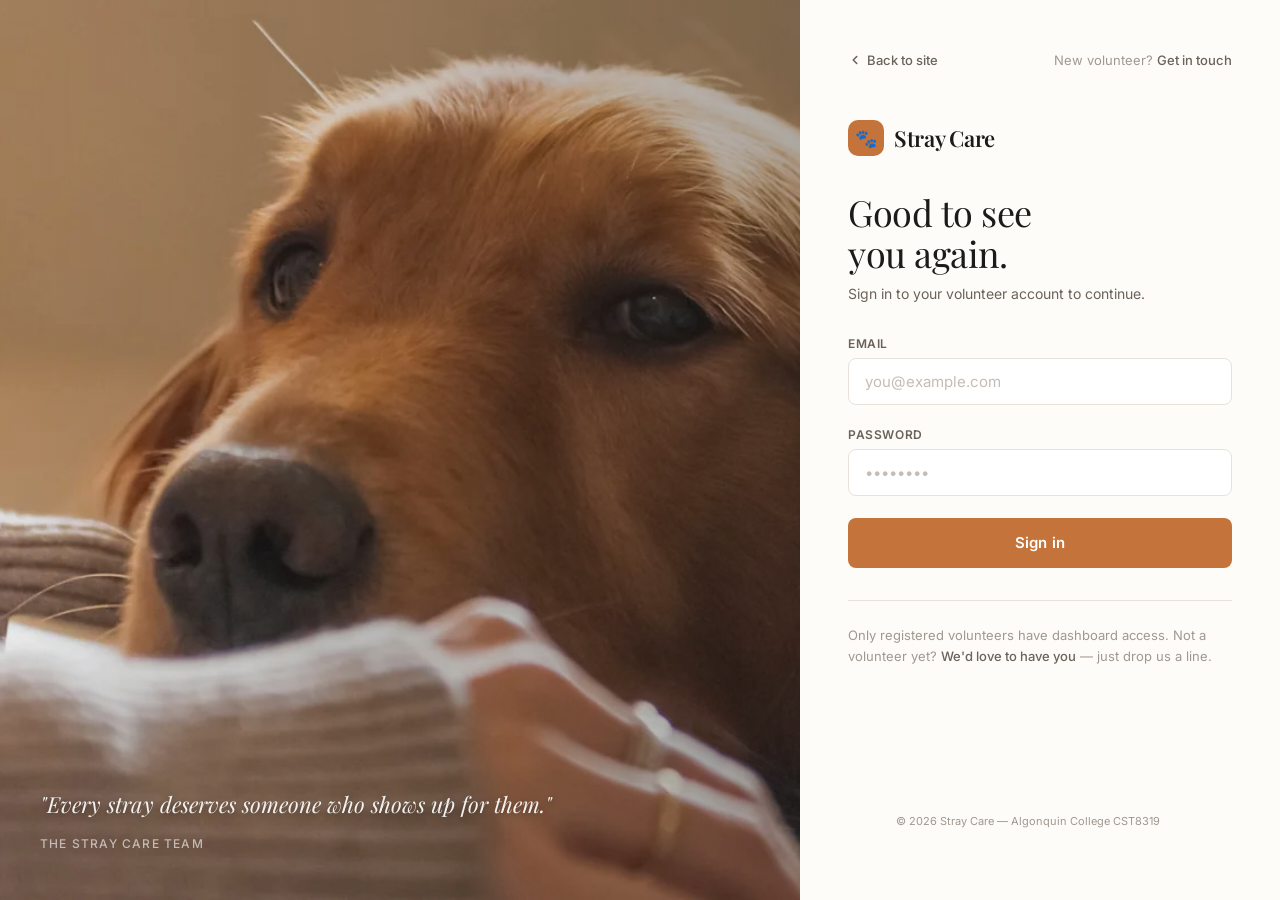
<file: login.html>
<!DOCTYPE html>
<html lang="en">
<head>
    <meta charset="UTF-8">
    <meta name="viewport" content="width=device-width, initial-scale=1.0">
    <meta name="description" content="Volunteer login — Stray Care System">
    <title>Sign In — Stray Care</title>
    <link rel="preconnect" href="https://fonts.googleapis.com">
    <link rel="preconnect" href="https://fonts.gstatic.com" crossorigin>
    <link href="https://fonts.googleapis.com/css2?family=Playfair+Display:ital,wght@0,400;0,600;1,400&family=Inter:wght@300;400;500;600&display=swap" rel="stylesheet">
    <style>
        *, *::before, *::after { margin: 0; padding: 0; box-sizing: border-box; }

        :root {
            --amber:      #C4733A;
            --amber-dark: #A85E2A;
            --charcoal:   #1C1B19;
            --warm-mid:   #6B635A;
            --warm-light: #A09890;
            --cream:      #FDFCF9;
            --border:     #E8E2DB;
            --error:      #B94040;
            --error-bg:   #FDF2F2;
        }

        html, body { height: 100%; }

        body {
            font-family: 'Inter', system-ui, sans-serif;
            font-size: 15px;
            color: var(--charcoal);
            background: var(--cream);
        }

        a { color: var(--amber); text-decoration: none; }
        a:hover { text-decoration: underline; }

        /* ── LAYOUT ── */
        .page {
            min-height: 100vh;
            display: grid;
            grid-template-columns: 1fr;
        }

        @media (min-width: 860px) {
            .page {
                grid-template-columns: 1fr 480px;
            }
        }

        /* ── LEFT — PHOTO SIDE ── */
        .photo-side {
            display: none;
            position: relative;
            overflow: hidden;
        }

        @media (min-width: 860px) {
            .photo-side { display: block; }
        }

        .photo-side img {
            position: absolute;
            inset: 0;
            width: 100%;
            height: 100%;
            object-fit: cover;
            object-position: center 30%;
        }

        /* Soft vignette from right so form side reads clean */
        .photo-side::after {
            content: '';
            position: absolute;
            inset: 0;
            background: linear-gradient(
                to right,
                rgba(20, 16, 10, 0.08) 0%,
                rgba(20, 16, 10, 0.35) 100%
            );
        }

        /* Quote overlay bottom-left */
        .photo-quote {
            position: absolute;
            bottom: 48px;
            left: 40px;
            right: 80px;
            z-index: 2;
            color: white;
        }

        .photo-quote blockquote {
            font-family: 'Playfair Display', Georgia, serif;
            font-style: italic;
            font-size: 22px;
            line-height: 1.5;
            color: rgba(255, 255, 255, 0.92);
            margin-bottom: 12px;
            text-shadow: 0 1px 6px rgba(0,0,0,0.3);
        }

        .photo-quote cite {
            font-size: 12px;
            font-style: normal;
            font-weight: 500;
            letter-spacing: 1.2px;
            text-transform: uppercase;
            color: rgba(255, 255, 255, 0.60);
        }

        /* ── RIGHT — FORM SIDE ── */
        .form-side {
            background: var(--cream);
            display: flex;
            flex-direction: column;
            min-height: 100vh;

            /* On mobile: photo as background */
            background-image: url('images/login-bg.jpg');
            background-size: cover;
            background-position: center 30%;
        }

        @media (min-width: 860px) {
            .form-side {
                background-image: none;
                box-shadow: -12px 0 48px rgba(0,0,0,0.12);
            }
        }

        /* Mobile overlay so form reads over photo */
        .form-side-inner {
            flex: 1;
            display: flex;
            flex-direction: column;
            padding: 40px 36px;
            background: rgba(253, 252, 249, 0.94);
            backdrop-filter: blur(10px);
            -webkit-backdrop-filter: blur(10px);
        }

        @media (min-width: 860px) {
            .form-side-inner {
                background: var(--cream);
                backdrop-filter: none;
                padding: 52px 48px;
            }
        }

        /* ── TOP NAV (just a back link) ── */
        .form-nav {
            display: flex;
            align-items: center;
            justify-content: space-between;
            margin-bottom: 52px;
        }

        .back-link {
            font-size: 13px;
            font-weight: 500;
            color: var(--warm-mid);
            display: inline-flex;
            align-items: center;
            gap: 5px;
            transition: color 0.2s;
        }
        .back-link:hover { color: var(--charcoal); text-decoration: none; }
        .back-link svg { width: 14px; height: 14px; flex-shrink: 0; }

        .need-help {
            font-size: 13px;
            color: var(--warm-light);
        }
        .need-help a { color: var(--warm-mid); font-weight: 500; }
        .need-help a:hover { color: var(--amber); }

        /* ── BRAND MARK ── */
        .brand-mark {
            display: flex;
            align-items: center;
            gap: 10px;
            margin-bottom: 36px;
        }

        .brand-paw {
            width: 36px;
            height: 36px;
            background: var(--amber);
            border-radius: 10px;
            display: flex;
            align-items: center;
            justify-content: center;
            font-size: 18px;
            flex-shrink: 0;
        }

        .brand-name {
            font-family: 'Playfair Display', Georgia, serif;
            font-size: 22px;
            font-weight: 600;
            color: var(--charcoal);
            letter-spacing: -0.3px;
        }

        /* ── HEADING ── */
        .form-heading {
            margin-bottom: 32px;
        }

        .form-heading h1 {
            font-family: 'Playfair Display', Georgia, serif;
            font-size: clamp(28px, 4vw, 36px);
            font-weight: 400;
            color: var(--charcoal);
            line-height: 1.15;
            margin-bottom: 8px;
            letter-spacing: -0.5px;
        }

        .form-heading p {
            font-size: 14px;
            color: var(--warm-mid);
            line-height: 1.5;
        }

        /* ── FORM ── */
        .form-body {
            flex: 1;
        }

        .field {
            margin-bottom: 22px;
        }

        .field label {
            display: block;
            font-size: 12px;
            font-weight: 600;
            letter-spacing: 0.6px;
            text-transform: uppercase;
            color: var(--warm-mid);
            margin-bottom: 7px;
        }

        .field input {
            width: 100%;
            padding: 13px 16px;
            border: 1px solid var(--border);
            border-radius: 8px;
            font-family: 'Inter', sans-serif;
            font-size: 15px;
            color: var(--charcoal);
            background: white;
            transition: border-color 0.18s ease, box-shadow 0.18s ease;
            -webkit-appearance: none;
            appearance: none;
        }

        .field input::placeholder {
            color: #C5BDB5;
        }

        .field input:focus {
            outline: none;
            border-color: var(--amber);
            box-shadow: 0 0 0 3px rgba(196, 115, 58, 0.12);
        }

        /* Error state */
        .error-msg {
            display: none;
            align-items: flex-start;
            gap: 9px;
            background: var(--error-bg);
            border: 1px solid rgba(185, 64, 64, 0.2);
            border-radius: 8px;
            padding: 12px 14px;
            margin-bottom: 24px;
            font-size: 13.5px;
            color: var(--error);
            line-height: 1.45;
        }
        .error-msg.visible { display: flex; }
        .error-msg svg { width: 16px; height: 16px; flex-shrink: 0; margin-top: 1px; }

        /* Submit */
        .btn-submit {
            width: 100%;
            padding: 14px;
            background: var(--amber);
            color: white;
            border: none;
            border-radius: 8px;
            font-family: 'Inter', sans-serif;
            font-size: 15px;
            font-weight: 600;
            letter-spacing: 0.2px;
            cursor: pointer;
            transition: background 0.2s ease, transform 0.15s ease, box-shadow 0.2s ease;
            margin-top: 8px;
            display: flex;
            align-items: center;
            justify-content: center;
            gap: 8px;
            min-height: 50px;
        }
        .btn-submit:hover:not(:disabled) {
            background: var(--amber-dark);
            transform: translateY(-1px);
            box-shadow: 0 6px 20px rgba(196, 115, 58, 0.30);
        }
        .btn-submit:active:not(:disabled) { transform: none; box-shadow: none; }
        .btn-submit:disabled { opacity: 0.55; cursor: not-allowed; }

        .btn-spinner {
            border: 2px solid rgba(255,255,255,0.35);
            border-top-color: white;
            border-radius: 50%;
            width: 16px; height: 16px;
            animation: spin 0.75s linear infinite;
        }
        @keyframes spin { to { transform: rotate(360deg); } }

        /* ── FOOTER TEXT ── */
        .form-foot {
            margin-top: 32px;
            padding-top: 24px;
            border-top: 1px solid var(--border);
        }

        .form-foot p {
            font-size: 13px;
            color: var(--warm-light);
            line-height: 1.6;
        }

        .form-foot a {
            color: var(--warm-mid);
            font-weight: 500;
        }
        .form-foot a:hover { color: var(--amber); }

        /* ── BOTTOM ── */
        .page-foot {
            padding: 16px 36px;
            display: flex;
            align-items: center;
            justify-content: space-between;
        }

        @media (min-width: 860px) {
            .page-foot { padding: 20px 48px; }
        }

        .page-foot-copy {
            font-size: 11px;
            color: var(--warm-light);
        }

        /* Skip link */
        .skip-link {
            position: absolute; left: -9999px; top: 12px; z-index: 999;
            padding: 8px 14px; background: var(--amber); color: white;
            border-radius: 6px; font-size: 13px; font-weight: 600;
        }
        .skip-link:focus { left: 12px; }
        :focus-visible { outline: 2px solid var(--amber); outline-offset: 2px; }
    </style>
</head>
<body>
    <a href="#main-content" class="skip-link">Skip to main content</a>

    <div class="page">

        <!-- ══ LEFT: PHOTO ══ -->
        <div class="photo-side" role="img" aria-label="A golden retriever resting its head on a laptop, looking up warmly">
            <img src="images/login-bg.jpg" alt="" aria-hidden="true">
            <div class="photo-quote">
                <blockquote>"Every stray deserves someone who shows up for them."</blockquote>
                <cite>The Stray Care Team</cite>
            </div>
        </div>

        <!-- ══ RIGHT: FORM ══ -->
        <div class="form-side">
            <div class="form-side-inner">

                <!-- Top nav -->
                <nav class="form-nav" aria-label="Page navigation">
                    <a href="index.html" class="back-link" aria-label="Back to Stray Care home">
                        <svg viewBox="0 0 16 16" fill="none" stroke="currentColor" stroke-width="1.8" aria-hidden="true">
                            <path d="M10 12L6 8l4-4" stroke-linecap="round" stroke-linejoin="round"/>
                        </svg>
                        Back to site
                    </a>
                    <span class="need-help">
                        New volunteer? <a href="mailto:info@straycare.ca">Get in touch</a>
                    </span>
                </nav>

                <main id="main-content" class="form-body">

                    <!-- Brand -->
                    <div class="brand-mark">
                        <div class="brand-paw" aria-hidden="true">🐾</div>
                        <span class="brand-name">Stray Care</span>
                    </div>

                    <!-- Heading -->
                    <div class="form-heading">
                        <h1>Good to see<br>you again.</h1>
                        <p>Sign in to your volunteer account to continue.</p>
                    </div>

                    <!-- Error -->
                    <div class="error-msg" id="error-msg" role="alert" aria-live="assertive">
                        <svg viewBox="0 0 16 16" fill="currentColor" aria-hidden="true">
                            <path d="M8 1a7 7 0 100 14A7 7 0 008 1zm-.75 4a.75.75 0 011.5 0v3.5a.75.75 0 01-1.5 0V5zm.75 7a1 1 0 110-2 1 1 0 010 2z"/>
                        </svg>
                        <span id="error-text">Hmm, that doesn't look right. Double-check your email and password.</span>
                    </div>

                    <form id="login-form" novalidate>

                        <div class="field">
                            <label for="email">Email</label>
                            <input type="email"
                                   id="email"
                                   name="email"
                                   required
                                   autocomplete="email"
                                   placeholder="you@example.com"
                                   aria-required="true">
                        </div>

                        <div class="field">
                            <label for="password">Password</label>
                            <input type="password"
                                   id="password"
                                   name="password"
                                   required
                                   autocomplete="current-password"
                                   placeholder="••••••••"
                                   aria-required="true">
                        </div>

                        <button type="submit" class="btn-submit" id="submit-btn">
                            Sign in
                        </button>

                    </form>

                    <div class="form-foot">
                        <p>
                            Only registered volunteers have dashboard access.
                            Not a volunteer yet? <a href="mailto:info@straycare.ca">We'd love to have you</a> — just drop us a line.
                        </p>
                    </div>

                </main>

                <!-- Bottom -->
                <footer class="page-foot">
                    <span class="page-foot-copy">© 2026 Stray Care &mdash; Algonquin College CST8319</span>
                </footer>

            </div>
        </div>

    </div>

    <script>
        const API_BASE = 'http://localhost:8080/api';

        // Redirect if already signed in
        (function () {
            if (localStorage.getItem('jwt_token')) {
                const p = new URLSearchParams(window.location.search);
                window.location.href = p.get('redirect') || 'volunteer_dashboard.html';
            }
        })();

        const form      = document.getElementById('login-form');
        const submitBtn = document.getElementById('submit-btn');
        const errorMsg  = document.getElementById('error-msg');
        const errorText = document.getElementById('error-text');

        function showError(msg) {
            errorText.textContent = msg;
            errorMsg.classList.add('visible');
            errorMsg.scrollIntoView({ behavior: 'smooth', block: 'nearest' });
        }

        function hideError() {
            errorMsg.classList.remove('visible');
        }

        // Clear error when user starts typing again
        form.addEventListener('input', hideError);

        form.addEventListener('submit', async e => {
            e.preventDefault();
            hideError();

            const email    = document.getElementById('email').value.trim();
            const password = document.getElementById('password').value;

            if (!email || !password) {
                showError('Please fill in both your email and password.');
                return;
            }

            submitBtn.innerHTML = '<span class="btn-spinner" aria-hidden="true"></span> Signing in…';
            submitBtn.disabled  = true;

            try {
                const res = await fetch(`${API_BASE}/auth/login`, {
                    method:  'POST',
                    headers: { 'Content-Type': 'application/json' },
                    body:    JSON.stringify({ email, password })
                });

                if (res.ok) {
                    const data = await res.json();
                    localStorage.setItem('jwt_token', data.token);
                    const p = new URLSearchParams(window.location.search);
                    window.location.href = p.get('redirect') || 'volunteer_dashboard.html';
                } else if (res.status === 401 || res.status === 403) {
                    showError("Hmm, that doesn't look right. Double-check your email and password.");
                } else {
                    showError('Something went wrong on our end. Please try again in a moment.');
                }
            } catch {
                showError("Can't reach the server right now. Check your connection and try again.");
            } finally {
                submitBtn.innerHTML = 'Sign in';
                submitBtn.disabled  = false;
            }
        });
    </script>
</body>
</html>
</file>
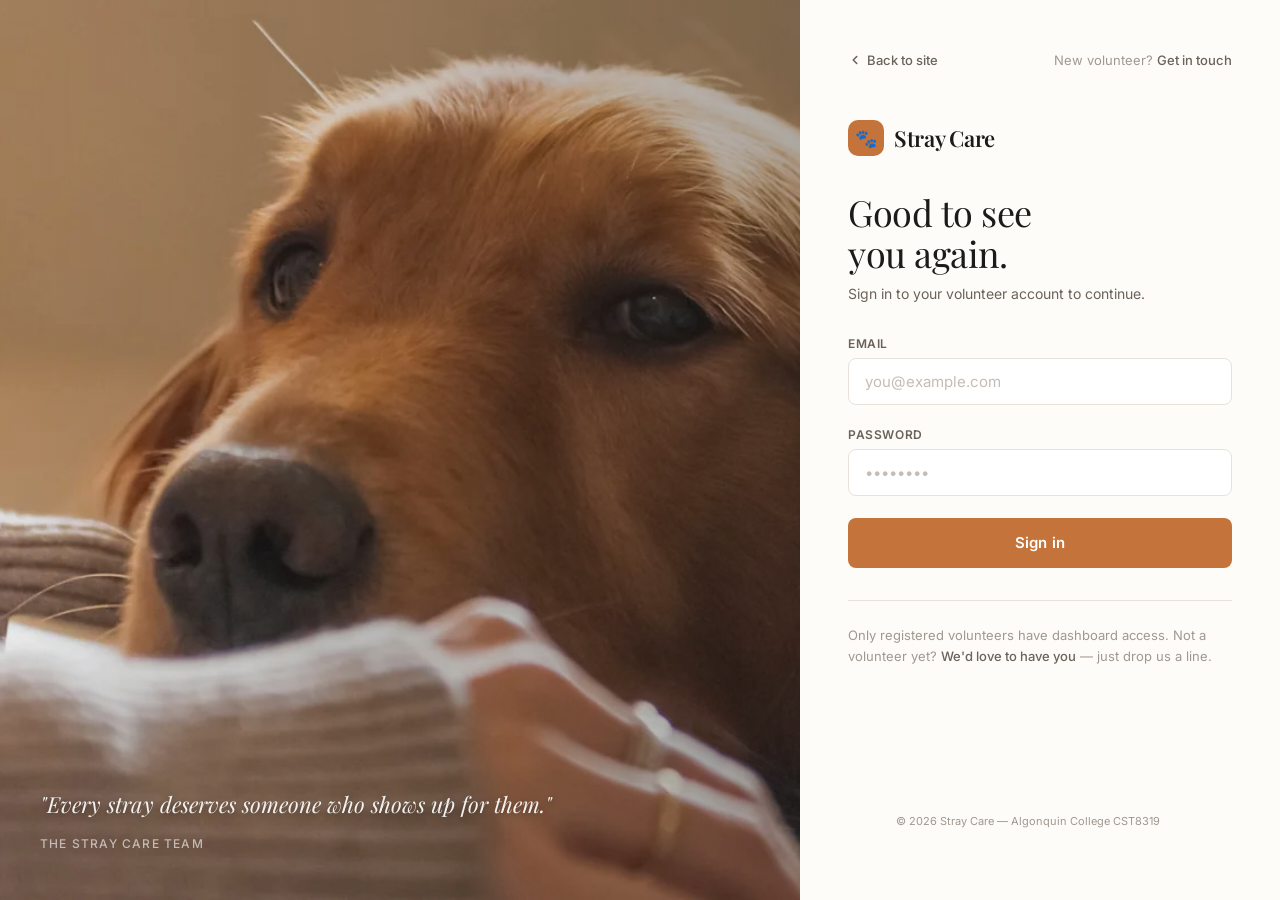
<file: volunteer_dashboard.html>
<!DOCTYPE html>
<html lang="en">
<head>
    <meta charset="UTF-8">
    <meta name="viewport" content="width=device-width, initial-scale=1.0">
    <meta name="description" content="Volunteer dashboard — Stray Care System">
    <title>Dashboard — Stray Care</title>
    <link rel="stylesheet" href="styles.css">
    <style>
        body { background: var(--cream); padding-bottom: var(--s7); }

        /* Logout button — subtle */
        .btn-logout {
            background: transparent; border: 1px solid rgba(255,255,255,0.25);
            color: rgba(255,255,255,0.80); padding: 6px 14px;
            border-radius: var(--r-sm); font-family: var(--font-sans);
            font-size: 13px; font-weight: 500; cursor: pointer;
            transition: all var(--ease); min-height: 32px; white-space: nowrap;
        }
        .btn-logout:hover { background: rgba(255,255,255,0.12); border-color: rgba(255,255,255,0.45); color: white; }

        .utility-bar-dash {
            background: var(--charcoal); color: rgba(255,255,255,0.50);
            font-size: 12px; padding: 7px var(--s4);
        }
        .utility-bar-dash .inner {
            display: flex; align-items: center; justify-content: space-between;
            gap: var(--s4); max-width: 1160px; margin: 0 auto;
        }

        .empty-grid { grid-column: 1/-1; text-align: center; padding: var(--s7); color: var(--warm-light); }
        .empty-grid p:first-child { font-size: 40px; margin-bottom: var(--s3); }
    </style>
</head>
<body>
    <a href="#main-content" class="skip-link">Skip to main content</a>

    <!-- Utility bar with logout -->
    <div class="utility-bar-dash">
        <div class="inner">
            <div style="display:flex;gap:var(--s4);flex-wrap:wrap;">
                <span>☎ (613) 555-0192</span>
                <span>✉ info@straycare.ca</span>
            </div>
            <button class="btn-logout" id="logout-btn" aria-label="Log out">Sign out</button>
        </div>
    </div>

    <nav class="main-nav" role="navigation" aria-label="Main navigation">
        <div class="nav-inner">
            <a href="index.html" class="logo" aria-label="Stray Care home">
                <div class="logo-paw" aria-hidden="true">🐾</div>
                <span class="logo-name">Stray Care</span>
            </a>
            <ul class="nav-links">
                <li><a href="index.html">Home</a></li>
                <li><a href="volunteer_dashboard.html" class="active">Dashboard</a></li>
                <li><a href="sighting_form.html">Report a Sighting</a></li>
                <li><a href="login.html">Login</a></li>
            </ul>
            <div class="nav-right">
                <div class="social-icons">
                    <a href="#" class="social-icon fb" aria-label="Facebook">f</a>
                    <a href="#" class="social-icon tw" aria-label="Twitter">t</a>
                    <a href="#" class="social-icon li" aria-label="LinkedIn">in</a>
                    <a href="#" class="social-icon pi" aria-label="Pinterest">P</a>
                </div>
                <button class="nav-hamburger" id="hamburger-btn" aria-label="Toggle menu" aria-expanded="false" aria-controls="mobile-menu">
                    <span></span><span></span><span></span>
                </button>
            </div>
        </div>
        <div class="mobile-menu" id="mobile-menu" aria-hidden="true">
            <ul>
                <li><a href="index.html">Home</a></li>
                <li><a href="volunteer_dashboard.html">Dashboard</a></li>
                <li><a href="sighting_form.html">Report a Sighting</a></li>
                <li><a href="login.html">Login</a></li>
            </ul>
        </div>
    </nav>

    <!-- Auth check -->
    <div id="auth-loading" class="loading-state" role="status" aria-live="polite" style="padding-top:var(--s7);">
        <div class="spinner" aria-hidden="true"></div>
        <p>Checking your session…</p>
    </div>

    <main id="main-content" style="display:none;">

        <!-- Dashboard banner -->
        <div class="dash-banner">
            <div class="container">
                <h2 id="banner-heading">Good to see you.</h2>
                <p id="banner-sub">Loading dogs…</p>
                <div class="stat-pills" id="stat-pills" aria-label="Dog status counts"></div>
            </div>
        </div>

        <!-- Search + filter -->
        <div class="search-filter-bar" role="search">
            <div class="search-input-wrapper">
                <span class="search-icon" aria-hidden="true">🔍</span>
                <input type="search" class="search-input" id="search-input"
                       placeholder="Search by name or breed…"
                       aria-label="Search dogs" autocomplete="off">
            </div>
            <div class="filter-buttons" role="group" aria-label="Filter by status">
                <button class="filter-btn active" data-status="ALL"       aria-pressed="true">All</button>
                <button class="filter-btn"         data-status="ACTIVE"    aria-pressed="false">Active</button>
                <button class="filter-btn"         data-status="ADOPTED"   aria-pressed="false">Adopted</button>
                <button class="filter-btn"         data-status="RELOCATED" aria-pressed="false">Relocated</button>
            </div>
        </div>

        <p class="results-count" id="results-count" aria-live="polite"></p>

        <div class="container" style="padding-top:var(--s2);">
            <div class="dogs-grid" id="dogs-grid" role="list" aria-label="Dog profiles">
                <div class="loading-state empty-grid">
                    <div class="spinner" aria-hidden="true"></div>
                    <p>Loading dogs…</p>
                </div>
            </div>
        </div>

    </main>

    <footer class="site-footer">
        <span class="footer-logo">Stray Care</span>
        <p>CST8319 · Software Development Project · Algonquin College · 2026</p>
    </footer>

    <script>
        // Hamburger
        document.getElementById('hamburger-btn').addEventListener('click', () => {
            const m = document.getElementById('mobile-menu'), b = document.getElementById('hamburger-btn');
            const open = m.classList.toggle('open');
            b.setAttribute('aria-expanded', open); m.setAttribute('aria-hidden', !open);
        });

        const API_BASE = 'http://localhost:8080/api';

        const STATUS = {
            ACTIVE:    { cls:'active',    label:'Active' },
            ADOPTED:   { cls:'adopted',   label:'Adopted' },
            RELOCATED: { cls:'relocated', label:'Relocated' }
        };

        let allDogs = [], activeFilter = 'ALL', activeSearch = '';

        function fmtDate(iso) {
            if (!iso) return '';
            try { return new Date(iso).toLocaleDateString('en-US', { year:'numeric', month:'short', day:'numeric' }); }
            catch { return ''; }
        }
        function esc(str) {
            const d = document.createElement('div');
            d.appendChild(document.createTextNode(String(str)));
            return d.innerHTML;
        }

        // ── Auth ──
        document.addEventListener('DOMContentLoaded', async () => {
            const token = localStorage.getItem('jwt_token');
            if (!token) { location.href = 'login.html?redirect=volunteer_dashboard.html'; return; }

            try {
                const res = await fetch(`${API_BASE}/dogs`, { headers:{ Authorization:`Bearer ${token}` } });

                if (res.status === 401 || res.status === 403) {
                    localStorage.removeItem('jwt_token');
                    alert('Your session expired. Please sign in again.');
                    location.href = 'login.html?redirect=volunteer_dashboard.html';
                    return;
                }
                if (!res.ok) throw new Error(`HTTP ${res.status}`);

                allDogs = await res.json();
                document.getElementById('auth-loading').style.display = 'none';
                document.getElementById('main-content').style.display = 'block';

                renderBanner(allDogs);
                renderDogs();
            } catch {
                document.getElementById('auth-loading').innerHTML = `
                    <div class="state-page">
                        <div class="state-icon">📡</div>
                        <h2>Couldn't load the dashboard</h2>
                        <p>The server isn't responding right now. Check your connection and try again.</p>
                        <button class="btn btn-primary" onclick="location.reload()">Try again</button>
                    </div>`;
            }
        });

        // ── Banner ──
        function renderBanner(dogs) {
            // Warm, human greeting
            const hour = new Date().getHours();
            const greeting = hour < 12 ? 'Good morning.' : hour < 17 ? 'Good afternoon.' : 'Good evening.';
            document.getElementById('banner-heading').textContent = greeting;

            const counts = { ACTIVE:0, ADOPTED:0, RELOCATED:0 };
            dogs.forEach(d => { if (counts[d.status] !== undefined) counts[d.status]++; });

            document.getElementById('banner-sub').textContent =
                `${dogs.length} dog${dogs.length !== 1 ? 's' : ''} in the system right now.`;

            const pills = document.getElementById('stat-pills');
            pills.innerHTML = '';
            Object.entries(counts).forEach(([status, count]) => {
                if (!count) return;
                const p = document.createElement('span');
                p.className = 'stat-pill';
                p.textContent = `${STATUS[status].label}: ${count}`;
                pills.appendChild(p);
            });
        }

        // ── Filter ──
        function filtered() {
            return allDogs.filter(d => {
                const s = activeSearch.toLowerCase();
                return (activeFilter === 'ALL' || d.status === activeFilter) &&
                       (!s || (d.name?.toLowerCase().includes(s)) || (d.breed?.toLowerCase().includes(s)));
            });
        }

        // ── Render ──
        function renderDogs() {
            const dogs   = filtered();
            const grid   = document.getElementById('dogs-grid');
            const countEl= document.getElementById('results-count');

            grid.innerHTML = '';
            countEl.textContent = dogs.length === 0
                ? 'No dogs match your filters.'
                : `Showing ${dogs.length} of ${allDogs.length}`;

            if (!dogs.length) {
                const empty = document.createElement('div');
                empty.className = 'empty-grid';
                empty.innerHTML = `<p>🐕</p>
                    <p>Nothing here${activeSearch ? ` for "${esc(activeSearch)}"` : ''}.
                    ${activeFilter !== 'ALL' || activeSearch
                        ? '<br><button class="btn btn-secondary btn-sm" style="margin-top:12px;" onclick="clearFilters()">Clear filters</button>'
                        : ''}</p>`;
                grid.appendChild(empty);
                return;
            }

            dogs.forEach(dog => grid.appendChild(makeDogCard(dog)));
        }

        function makeDogCard(dog) {
            const s = STATUS[dog.status] || STATUS.ACTIVE;
            const gender = dog.gender
                ? (dog.gender.charAt(0).toUpperCase() + dog.gender.slice(1).toLowerCase())
                : '';

            const card = document.createElement('a');
            card.className = 'dog-card';
            card.href      = `dog_profile.html?id=${dog.id}`;
            card.setAttribute('role', 'listitem');
            card.setAttribute('aria-label', `${dog.name}, ${s.label}. ${dog.breed || ''}. View profile.`);

            const PLACEHOLDERS = ['images/placeholder-1.jpg','images/placeholder-2.jpg','images/placeholder-3.jpg'];
            const fallback = PLACEHOLDERS[dog.id % 3];
            const photo = `<img class="dog-card-img"
                                src="${dog.photoUrl ? esc(dog.photoUrl) : fallback}"
                                alt="Photo of ${esc(dog.name)}"
                                loading="lazy"
                                onerror="this.src='${fallback}';this.onerror=null;">`;

            card.innerHTML = `
                ${photo}
                <div class="dog-card-body">
                    <h3 class="dog-card-name">${esc(dog.name)}</h3>
                    <p class="dog-card-breed">${esc(dog.breed || 'Unknown breed')}${gender ? ' · ' + gender : ''}</p>
                    <span class="status-badge ${s.cls}">${s.label}</span>
                    <p class="dog-card-meta">Added ${fmtDate(dog.createdAt)}</p>
                </div>`;
            return card;
        }

        // ── Search ──
        document.getElementById('search-input').addEventListener('input', e => {
            activeSearch = e.target.value; renderDogs();
        });

        // ── Filter buttons ──
        document.querySelectorAll('.filter-btn').forEach(btn => {
            btn.addEventListener('click', () => {
                document.querySelectorAll('.filter-btn').forEach(b => { b.classList.remove('active'); b.setAttribute('aria-pressed','false'); });
                btn.classList.add('active'); btn.setAttribute('aria-pressed','true');
                activeFilter = btn.dataset.status; renderDogs();
            });
        });

        function clearFilters() {
            activeSearch = ''; activeFilter = 'ALL';
            document.getElementById('search-input').value = '';
            document.querySelectorAll('.filter-btn').forEach(b => { b.classList.remove('active'); b.setAttribute('aria-pressed','false'); });
            const allBtn = document.querySelector('.filter-btn[data-status="ALL"]');
            if (allBtn) { allBtn.classList.add('active'); allBtn.setAttribute('aria-pressed','true'); }
            renderDogs();
        }

        // ── Logout ──
        document.getElementById('logout-btn').addEventListener('click', () => {
            if (confirm('Sign out of your volunteer account?')) {
                localStorage.removeItem('jwt_token');
                location.href = 'login.html';
            }
        });
    </script>
</body>
</html>
</file>
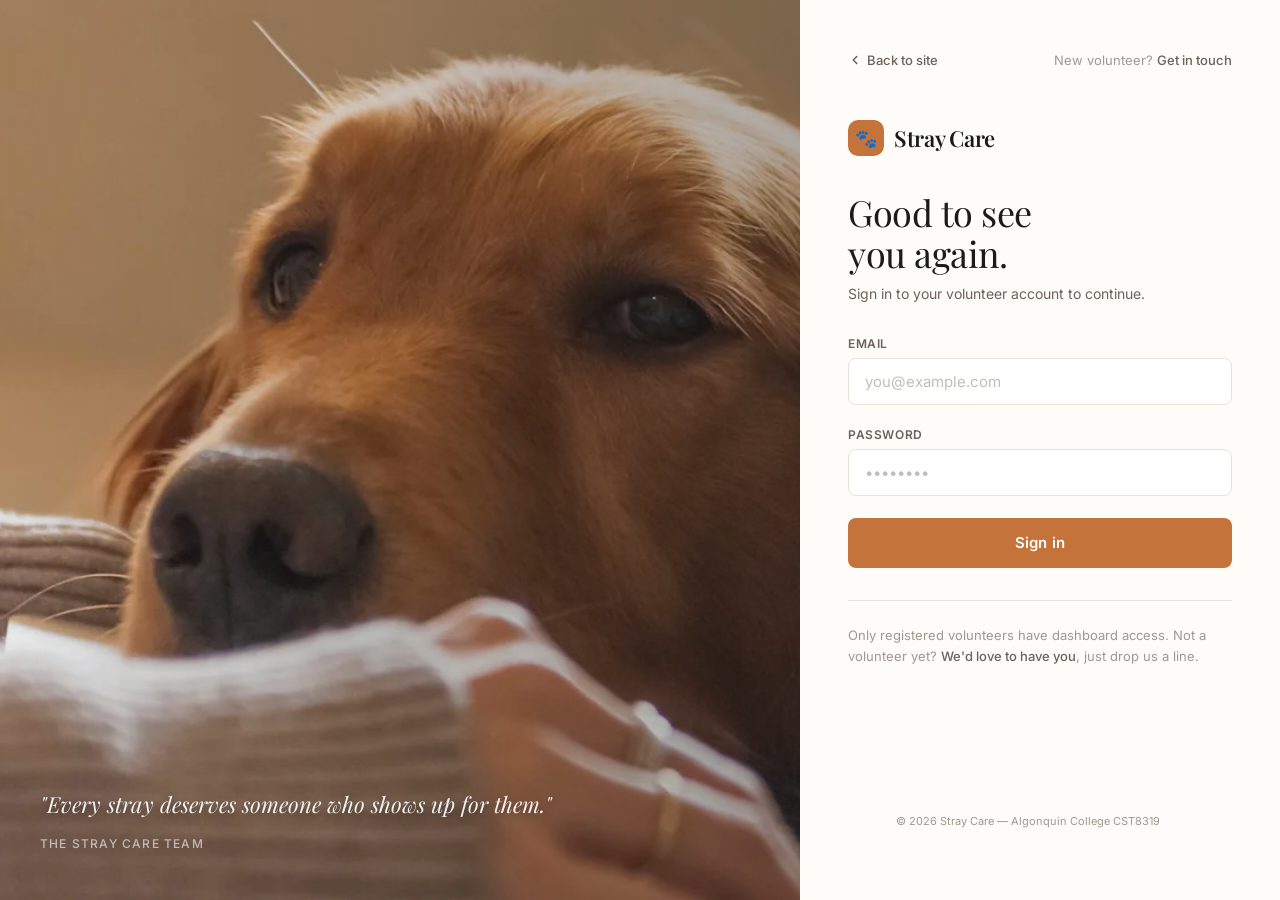
<file: frontend/admin_dashboard.html>
<!DOCTYPE html>
<html lang="en">
<head>
    <meta charset="UTF-8">
    <meta name="viewport" content="width=device-width, initial-scale=1.0">
    <meta name="description" content="Admin dashboard — Stray Care System">
    <title>Admin Dashboard — Stray Care</title>
    <link rel="stylesheet" href="styles.css">
    <style>
        body { background: var(--cream); padding-bottom: var(--s7); }

        /* Admin banner */
        .admin-banner {
            background: linear-gradient(135deg, var(--charcoal) 0%, #2C2A26 100%);
            color: rgba(255,255,255,0.90);
            padding: var(--s5) var(--s4);
        }
        .admin-banner h2 {
            font-family: var(--font-serif); font-size: clamp(20px, 3vw, 28px);
            font-weight: 400; color: white; margin-bottom: 3px; letter-spacing: -0.3px;
        }
        .admin-banner p { font-size: 13px; color: rgba(255,255,255,0.55); margin: 0; }
        .admin-banner .admin-pill {
            display: inline-flex; align-items: center; gap: 5px;
            background: rgba(196,115,58,0.20); border: 1px solid rgba(196,115,58,0.35);
            color: var(--amber-light); font-size: 11px; font-weight: 600;
            letter-spacing: 0.5px; text-transform: uppercase;
            padding: 3px 10px; border-radius: var(--r-pill); margin-top: var(--s2);
        }

        /* User table wrapper */
        .table-card {
            background: white; border-radius: var(--r-lg);
            box-shadow: var(--shadow-sm); overflow: hidden;
        }
        .table-header {
            padding: var(--s4) var(--s5);
            border-bottom: 1px solid var(--border-light);
            display: flex; align-items: center; justify-content: space-between;
            flex-wrap: wrap; gap: var(--s3);
        }
        .table-header h3 {
            font-size: 16px; font-weight: 600; color: var(--charcoal); margin: 0;
        }
        .table-count { font-size: 12px; color: var(--warm-light); }

        /* Responsive table */
        .table-scroll { overflow-x: auto; }
        table {
            width: 100%; border-collapse: collapse; min-width: 640px;
        }
        thead { background: var(--cream); }
        th {
            text-align: left; padding: 10px var(--s4);
            font-size: 11px; font-weight: 600; letter-spacing: 0.8px;
            text-transform: uppercase; color: var(--warm-light);
            border-bottom: 1px solid var(--border-light);
            white-space: nowrap;
        }
        td {
            padding: 14px var(--s4); font-size: 14px; color: var(--charcoal);
            border-bottom: 1px solid var(--border-light);
            vertical-align: middle;
        }
        tr:last-child td { border-bottom: none; }
        tr:hover { background: var(--cream); }

        .user-name { font-weight: 600; }
        .user-email { font-size: 13px; color: var(--warm-mid); }
        .user-date { font-size: 12px; color: var(--warm-light); white-space: nowrap; }

        /* Role select */
        .role-select {
            padding: 6px 10px; border: 1px solid var(--border);
            border-radius: var(--r-sm); font-size: 13px; font-family: var(--font-sans);
            background: white; color: var(--charcoal); cursor: pointer;
            min-height: 34px; min-width: 120px;
        }
        .role-select:focus { outline: none; border-color: var(--amber); }

        /* Action buttons */
        .actions-cell { display: flex; gap: var(--s2); align-items: center; }
        .btn-delete {
            background: none; border: 1px solid var(--border); border-radius: var(--r-sm);
            padding: 5px 12px; font-size: 12px; font-weight: 500; font-family: var(--font-sans);
            color: var(--warm-mid); cursor: pointer; transition: all var(--ease);
            min-height: 32px; white-space: nowrap;
        }
        .btn-delete:hover { border-color: var(--error); color: var(--error); background: var(--error-bg); }

        /* Toast notification */
        .toast {
            position: fixed; bottom: 24px; left: 50%; transform: translateX(-50%);
            background: var(--charcoal); color: white; padding: 12px 24px;
            border-radius: var(--r-md); font-size: 14px; font-weight: 500;
            box-shadow: var(--shadow-lg); z-index: 9999;
            opacity: 0; transition: opacity 0.3s ease; pointer-events: none;
        }
        .toast.show { opacity: 1; }
        .toast.error { background: var(--error); }

        /* Empty state */
        .empty-table {
            text-align: center; padding: var(--s7);
            color: var(--warm-light); font-size: 14px;
        }

        /* Logout button */
        .btn-logout {
            background: transparent; border: 1px solid rgba(255,255,255,0.25);
            color: rgba(255,255,255,0.80); padding: 6px 14px;
            border-radius: var(--r-sm); font-family: var(--font-sans);
            font-size: 13px; font-weight: 500; cursor: pointer;
            transition: all var(--ease); min-height: 32px; white-space: nowrap;
        }
        .btn-logout:hover { background: rgba(255,255,255,0.12); border-color: rgba(255,255,255,0.45); color: white; }

        .utility-bar-admin {
            background: var(--charcoal); color: rgba(255,255,255,0.50);
            font-size: 12px; padding: 7px var(--s4);
        }
        .utility-bar-admin .inner {
            display: flex; align-items: center; justify-content: space-between;
            gap: var(--s4); max-width: 1160px; margin: 0 auto;
        }

        /* Mobile polish — 375px */
        @media (max-width: 420px) {
            .admin-banner { padding: var(--s4) var(--s3); }
            .admin-banner h2 { font-size: 20px; }
            .table-header { padding: var(--s3) var(--s4); flex-direction: column; align-items: flex-start; }
            th { padding: 8px var(--s3); font-size: 10px; }
            td { padding: 10px var(--s3); font-size: 13px; }
            .role-select { min-width: 100px; font-size: 12px; padding: 5px 8px; }
            .btn-delete { padding: 5px 10px; font-size: 11px; }
            .utility-bar-admin .inner { flex-direction: column; align-items: flex-start; gap: 6px; }
        }
    </style>
</head>
<body>
    <a href="#main-content" class="skip-link">Skip to main content</a>

    <!-- Utility bar with logout -->
    <div class="utility-bar-admin">
        <div class="inner">
            <div style="display:flex;gap:var(--s4);flex-wrap:wrap;">
                <span>☎ (613) 555-0192</span>
                <span>✉ info@straycare.ca</span>
            </div>
            <button class="btn-logout" id="logout-btn" aria-label="Log out">Sign out</button>
        </div>
    </div>

    <nav class="main-nav" role="navigation" aria-label="Main navigation">
        <div class="nav-inner">
            <a href="index.html" class="logo" aria-label="Stray Care home">
                <div class="logo-paw" aria-hidden="true">🐾</div>
                <span class="logo-name">Stray Care</span>
            </a>
            <ul class="nav-links">
                <li><a href="index.html">Home</a></li>
                <li><a href="volunteer_dashboard.html">Dashboard</a></li>
                <li><a href="sighting_form.html">Report a Sighting</a></li>
                <li><a href="admin_dashboard.html" class="active">Admin</a></li>
                <li><a href="login.html">Login</a></li>
            </ul>
            <div class="nav-right">
                <div class="social-icons">
                    <a href="#" class="social-icon fb" aria-label="Facebook">f</a>
                    <a href="#" class="social-icon tw" aria-label="Twitter">t</a>
                    <a href="#" class="social-icon li" aria-label="LinkedIn">in</a>
                    <a href="#" class="social-icon pi" aria-label="Pinterest">P</a>
                </div>
                <button class="nav-hamburger" id="hamburger-btn" aria-label="Toggle menu" aria-expanded="false" aria-controls="mobile-menu">
                    <span></span><span></span><span></span>
                </button>
            </div>
        </div>
        <div class="mobile-menu" id="mobile-menu" aria-hidden="true">
            <ul>
                <li><a href="index.html">Home</a></li>
                <li><a href="volunteer_dashboard.html">Dashboard</a></li>
                <li><a href="sighting_form.html">Report a Sighting</a></li>
                <li><a href="admin_dashboard.html">Admin</a></li>
                <li><a href="login.html">Login</a></li>
            </ul>
        </div>
    </nav>

    <!-- Auth check -->
    <div id="auth-loading" class="loading-state" role="status" aria-live="polite" style="padding-top:var(--s7);">
        <div class="spinner" aria-hidden="true"></div>
        <p>Checking your session…</p>
    </div>

    <main id="main-content" style="display:none;">

        <!-- Admin banner -->
        <div class="admin-banner">
            <div class="container">
                <h2>Admin Dashboard</h2>
                <p id="banner-sub">Manage volunteers and user accounts.</p>
                <span class="admin-pill">🔒 Admin Access</span>
            </div>
        </div>

        <!-- User table -->
        <div class="container" style="padding-top:var(--s5);">
            <div class="table-card">
                <div class="table-header">
                    <h3>User Accounts</h3>
                    <span class="table-count" id="user-count" aria-live="polite"></span>
                </div>
                <div class="table-scroll">
                    <table id="users-table" aria-label="User management table">
                        <thead>
                            <tr>
                                <th>ID</th>
                                <th>Name</th>
                                <th>Email</th>
                                <th>Role</th>
                                <th>Joined</th>
                                <th>Actions</th>
                            </tr>
                        </thead>
                        <tbody id="users-tbody">
                            <tr><td colspan="6" class="empty-table">Loading users…</td></tr>
                        </tbody>
                    </table>
                </div>
            </div>
        </div>

    </main>

    <!-- Toast -->
    <div class="toast" id="toast" role="status" aria-live="polite"></div>

    <footer class="site-footer">
        <span class="footer-logo">Stray Care</span>
        <p>CST8319 · Software Development Project · Algonquin College · 2026</p>
    </footer>

    <script src="config.js"></script>
    <script>
        // Hamburger
        document.getElementById('hamburger-btn').addEventListener('click', () => {
            const m = document.getElementById('mobile-menu'), b = document.getElementById('hamburger-btn');
            const open = m.classList.toggle('open');
            b.setAttribute('aria-expanded', open); m.setAttribute('aria-hidden', !open);
        });

        const API_BASE = window.APP_CONFIG?.API_BASE_URL || 'http://localhost:8080/api';
        let allUsers = [];

        function getToken() { return localStorage.getItem('jwt_token'); }

        function authHeaders() {
            return { 'Authorization': `Bearer ${getToken()}`, 'Content-Type': 'application/json' };
        }

        // Session-expired redirect (JWT expiry handling)
        function handleAuthError(res) {
            if (res.status === 401 || res.status === 403) {
                localStorage.removeItem('jwt_token');
                alert('Your session has expired or you do not have admin access. Please sign in again.');
                location.href = 'login.html?redirect=admin_dashboard.html';
                return true;
            }
            return false;
        }

        function fmtDate(iso) {
            if (!iso) return '—';
            try { return new Date(iso).toLocaleDateString('en-US', { year:'numeric', month:'short', day:'numeric' }); }
            catch { return '—'; }
        }

        function esc(str) {
            const d = document.createElement('div');
            d.appendChild(document.createTextNode(String(str)));
            return d.innerHTML;
        }

        // Toast notifications
        let toastTimer;
        function showToast(msg, isError = false) {
            const t = document.getElementById('toast');
            t.textContent = msg;
            t.className = isError ? 'toast error show' : 'toast show';
            clearTimeout(toastTimer);
            toastTimer = setTimeout(() => { t.classList.remove('show'); }, 3000);
        }

        // ── Load users ──
        document.addEventListener('DOMContentLoaded', async () => {
            const token = getToken();
            if (!token) { location.href = 'login.html?redirect=admin_dashboard.html'; return; }

            try {
                const res = await fetch(`${API_BASE}/admin/users`, { headers: authHeaders() });

                if (handleAuthError(res)) return;
                if (!res.ok) throw new Error(`HTTP ${res.status}`);

                allUsers = await res.json();

                document.getElementById('auth-loading').style.display = 'none';
                document.getElementById('main-content').style.display = 'block';

                renderUsers();
            } catch {
                document.getElementById('auth-loading').innerHTML = `
                    <div class="state-page">
                        <div class="state-icon">📡</div>
                        <h2>Couldn't load the admin dashboard</h2>
                        <p>The server isn't responding or you may not have admin access.</p>
                        <button class="btn btn-primary" onclick="location.reload()">Try again</button>
                    </div>`;
            }
        });

        // ── Render users table ──
        function renderUsers() {
            const tbody = document.getElementById('users-tbody');
            const countEl = document.getElementById('user-count');

            countEl.textContent = `${allUsers.length} user${allUsers.length !== 1 ? 's' : ''}`;

            if (!allUsers.length) {
                tbody.innerHTML = '<tr><td colspan="6" class="empty-table">No users found.</td></tr>';
                return;
            }

            tbody.innerHTML = '';
            allUsers.forEach(user => {
                const tr = document.createElement('tr');
                tr.setAttribute('data-user-id', user.id);
                tr.innerHTML = `
                    <td style="font-size:12px;color:var(--warm-light);">#${user.id}</td>
                    <td><span class="user-name">${esc(user.name || '—')}</span></td>
                    <td><span class="user-email">${esc(user.email)}</span></td>
                    <td>
                        <select class="role-select" data-user-id="${user.id}" data-original-role="${user.role}" aria-label="Change role for ${esc(user.name || user.email)}">
                            <option value="PUBLIC"    ${user.role === 'PUBLIC'    ? 'selected' : ''}>Public</option>
                            <option value="VOLUNTEER" ${user.role === 'VOLUNTEER' ? 'selected' : ''}>Volunteer</option>
                            <option value="ADMIN"     ${user.role === 'ADMIN'     ? 'selected' : ''}>Admin</option>
                        </select>
                    </td>
                    <td><span class="user-date">${fmtDate(user.createdAt)}</span></td>
                    <td>
                        <div class="actions-cell">
                            <button class="btn-delete" data-user-id="${user.id}" data-user-name="${esc(user.name || user.email)}" aria-label="Delete ${esc(user.name || user.email)}">
                                Delete
                            </button>
                        </div>
                    </td>`;
                tbody.appendChild(tr);
            });

            // Attach event listeners
            tbody.querySelectorAll('.role-select').forEach(sel => {
                sel.addEventListener('change', (e) => updateRole(e.target));
            });
            tbody.querySelectorAll('.btn-delete').forEach(btn => {
                btn.addEventListener('click', (e) => deleteUser(e.target.closest('.btn-delete')));
            });
        }

        // ── Update role ──
        async function updateRole(selectEl) {
            const userId = selectEl.dataset.userId;
            const newRole = selectEl.value;
            const originalRole = selectEl.dataset.originalRole;

            try {
                const res = await fetch(`${API_BASE}/admin/users/${userId}/role`, {
                    method: 'PUT',
                    headers: authHeaders(),
                    body: JSON.stringify({ role: newRole })
                });

                if (handleAuthError(res)) return;

                if (res.ok) {
                    selectEl.dataset.originalRole = newRole;
                    // Update local data
                    const user = allUsers.find(u => u.id == userId);
                    if (user) user.role = newRole;
                    showToast(`Role updated to ${newRole.toLowerCase()}.`);
                } else {
                    selectEl.value = originalRole; // revert
                    showToast('Failed to update role.', true);
                }
            } catch {
                selectEl.value = originalRole;
                showToast("Can't reach the server right now.", true);
            }
        }

        // ── Delete user ──
        async function deleteUser(btn) {
            const userId = btn.dataset.userId;
            const userName = btn.dataset.userName;

            if (!confirm(`Are you sure you want to delete ${userName}? This cannot be undone.`)) return;

            btn.textContent = 'Deleting…';
            btn.disabled = true;

            try {
                const res = await fetch(`${API_BASE}/admin/users/${userId}`, {
                    method: 'DELETE',
                    headers: authHeaders()
                });

                if (handleAuthError(res)) return;

                if (res.ok) {
                    allUsers = allUsers.filter(u => u.id != userId);
                    renderUsers();
                    showToast(`${userName} has been deleted.`);
                } else {
                    btn.textContent = 'Delete';
                    btn.disabled = false;
                    showToast('Failed to delete user.', true);
                }
            } catch {
                btn.textContent = 'Delete';
                btn.disabled = false;
                showToast("Can't reach the server right now.", true);
            }
        }

        // ── Logout ──
        document.getElementById('logout-btn').addEventListener('click', () => {
            if (confirm('Sign out of your admin account?')) {
                localStorage.removeItem('jwt_token');
                location.href = 'login.html';
            }
        });
    </script>
</body>
</html>
</file>
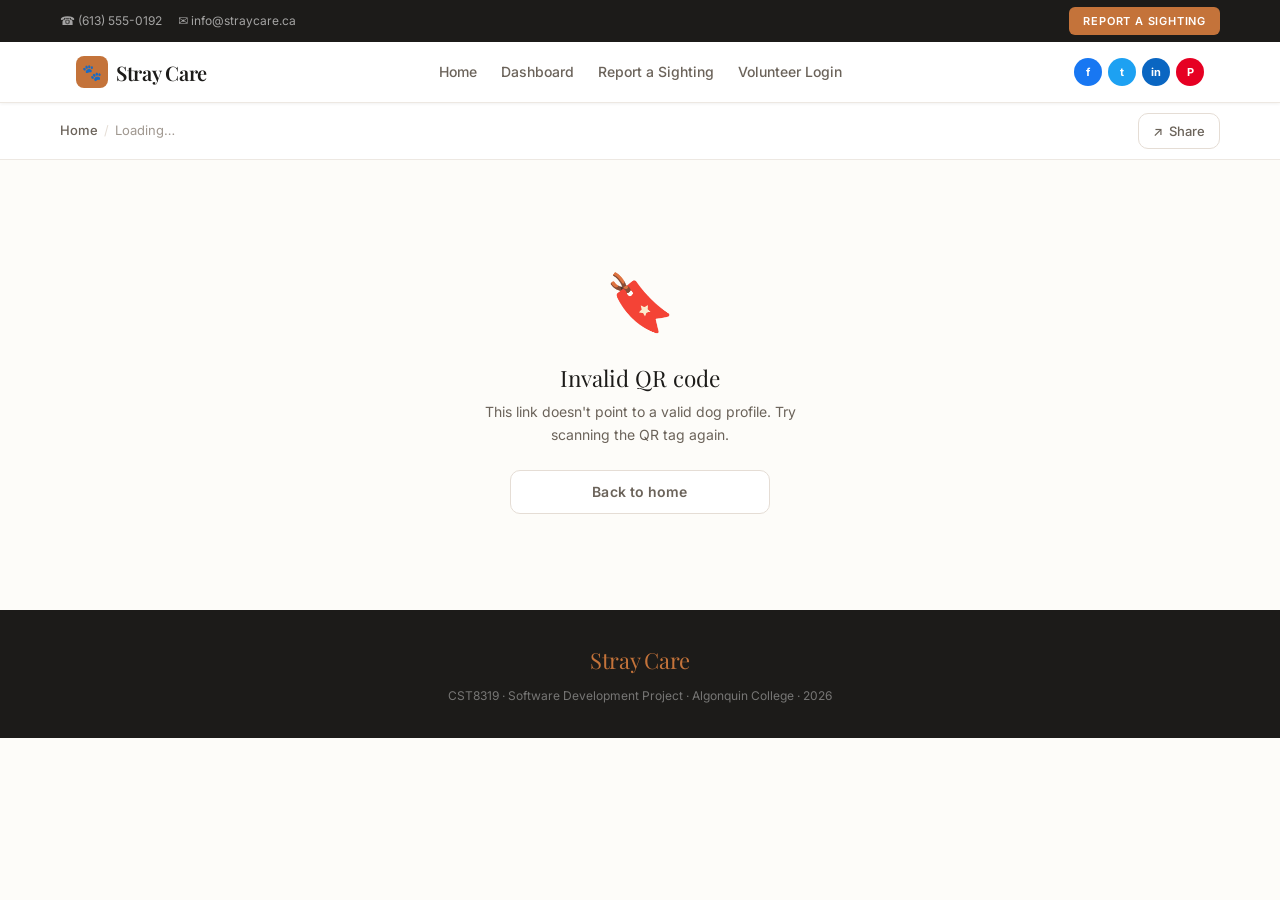
<file: frontend/dog_profile.html>
<!DOCTYPE html>
<html lang="en">
<head>
    <meta charset="UTF-8">
    <meta name="viewport" content="width=device-width, initial-scale=1.0">
    <meta name="description" content="View this dog's profile and report a sighting.">
    <title>Dog Profile — Stray Care</title>
    <link rel="stylesheet" href="styles.css">
    <style>
        body { background: var(--cream); }

        /* Sub-header bar below nav */
        .profile-bar {
            background: white; border-bottom: 1px solid var(--border-light);
            padding: 10px var(--s4);
        }
        .profile-bar-inner {
            max-width: 1160px; margin: 0 auto;
            display: flex; align-items: center; justify-content: space-between; gap: var(--s4);
        }
        .breadcrumb {
            font-size: 13px; color: var(--warm-light);
            display: flex; align-items: center; gap: 6px;
        }
        .breadcrumb a { color: var(--warm-mid); font-weight: 500; }
        .breadcrumb a:hover { color: var(--amber); text-decoration: none; }
        .breadcrumb-sep { color: var(--border); }

        /* Share button */
        .btn-share {
            background: none; border: 1px solid var(--border); border-radius: var(--r-md);
            padding: 7px 14px; font-family: var(--font-sans); font-size: 13px;
            font-weight: 500; color: var(--warm-mid); cursor: pointer;
            display: flex; align-items: center; gap: 6px; transition: all var(--ease);
            min-height: 36px;
        }
        .btn-share:hover { border-color: var(--amber); color: var(--amber); }

        /* Photo side sticky on desktop */
        @media (min-width: 1000px) {
            .profile-layout {
                display: grid;
                grid-template-columns: 420px 1fr;
                gap: var(--s6);
                align-items: start;
            }
            .photo-sticky { position: sticky; top: 80px; }
        }

        /* CTA strip */
        .cta-strip {
            background: white; border-top: 1px solid var(--border-light);
            padding: var(--s5) var(--s4); margin-top: var(--s3);
        }

        @media (min-width: 1000px) {
            .cta-strip { background: transparent; border: none; padding: var(--s5) 0; }
        }

        /* Sighting history list — scrollable */
        .history-header {
            display: flex; align-items: center; justify-content: space-between;
            margin-bottom: var(--s3); gap: var(--s2);
        }
        .history-count {
            font-size: 12px; color: var(--warm-light); font-weight: 500;
        }
        .history-scroll {
            max-height: 380px; overflow-y: auto;
            padding-right: 6px;
            scrollbar-width: thin;
            scrollbar-color: var(--border) transparent;
        }
        .history-scroll::-webkit-scrollbar { width: 6px; }
        .history-scroll::-webkit-scrollbar-thumb {
            background: var(--border); border-radius: 3px;
        }
        .history-item {
            padding: var(--s3) 0;
            border-bottom: 1px solid var(--border-light);
        }
        .history-item:last-child { border-bottom: none; }
        .history-item:first-child { padding-top: 0; }
        .history-when {
            font-size: 13px; font-weight: 600; color: var(--charcoal);
            display: flex; align-items: center; gap: 6px; margin-bottom: 4px;
        }
        .history-when .latest-pill {
            font-size: 10px; font-weight: 600; letter-spacing: 0.4px;
            text-transform: uppercase; color: var(--amber);
            background: rgba(217, 119, 6, 0.08); padding: 2px 7px;
            border-radius: 999px; margin-left: 4px;
        }
        .history-notes {
            font-size: 13px; color: var(--warm-mid); line-height: 1.55;
            margin: 4px 0 6px;
        }
        .history-meta {
            display: flex; flex-wrap: wrap; gap: var(--s2);
            font-size: 12px; color: var(--warm-light);
        }
        .history-meta .verified-pill { font-size: 11px; }
    </style>
</head>
<body>
    <a href="#main-content" class="skip-link">Skip to main content</a>

    <div class="utility-bar">
        <div class="utility-bar-inner">
            <div class="utility-contacts">
                <span>☎ (613) 555-0192</span>
                <span>✉ info@straycare.ca</span>
            </div>
            <a href="sighting_form.html" class="btn-utility">Report a Sighting</a>
        </div>
    </div>

    <nav class="main-nav" role="navigation" aria-label="Main navigation">
        <div class="nav-inner">
            <a href="index.html" class="logo" aria-label="Stray Care home">
                <div class="logo-paw" aria-hidden="true">🐾</div>
                <span class="logo-name">Stray Care</span>
            </a>
            <ul class="nav-links">
                <li><a href="index.html">Home</a></li>
                <li><a href="volunteer_dashboard.html">Dashboard</a></li>
                <li><a href="sighting_form.html">Report a Sighting</a></li>
                <li><a href="login.html">Volunteer Login</a></li>
            </ul>
            <div class="nav-right">
                <div class="social-icons">
                    <a href="#" class="social-icon fb" aria-label="Facebook">f</a>
                    <a href="#" class="social-icon tw" aria-label="Twitter">t</a>
                    <a href="#" class="social-icon li" aria-label="LinkedIn">in</a>
                    <a href="#" class="social-icon pi" aria-label="Pinterest">P</a>
                </div>
                <button class="nav-hamburger" id="hamburger-btn" aria-label="Toggle menu" aria-expanded="false" aria-controls="mobile-menu">
                    <span></span><span></span><span></span>
                </button>
            </div>
        </div>
        <div class="mobile-menu" id="mobile-menu" aria-hidden="true">
            <ul>
                <li><a href="index.html">Home</a></li>
                <li><a href="volunteer_dashboard.html">Dashboard</a></li>
                <li><a href="sighting_form.html">Report a Sighting</a></li>
                <li><a href="login.html">Volunteer Login</a></li>
            </ul>
        </div>
    </nav>

    <!-- Sub-header breadcrumb -->
    <div class="profile-bar" id="profile-bar">
        <div class="profile-bar-inner">
            <nav class="breadcrumb" aria-label="Breadcrumb">
                <a href="index.html">Home</a>
                <span class="breadcrumb-sep" aria-hidden="true">/</span>
                <span id="breadcrumb-name">Loading…</span>
            </nav>
            <button class="btn-share" id="share-btn" aria-label="Share this profile">
                <span aria-hidden="true">↗</span> Share
            </button>
        </div>
    </div>

    <main id="main-content">

        <!-- Loading -->
        <div id="loading-state" class="loading-state" role="status" aria-live="polite">
            <div class="spinner" aria-hidden="true"></div>
            <p>Loading profile…</p>
        </div>

        <!-- Error -->
        <div id="error-state" class="state-page" role="alert" aria-live="assertive" style="display:none;">
            <div class="state-icon" id="err-icon" aria-hidden="true">⚠️</div>
            <h2 id="err-title">Something went wrong</h2>
            <p id="err-msg">An unexpected error occurred.</p>
            <div id="err-actions" style="display:flex;flex-direction:column;gap:10px;width:100%;max-width:260px;"></div>
        </div>

        <!-- Profile -->
        <div id="profile-content" style="display:none;" aria-label="Dog profile">
            <div class="container" style="padding-top:var(--s5);padding-bottom:var(--s3);">
                <div class="profile-layout">

                    <!-- Photo -->
                    <div class="photo-sticky">
                        <div class="dog-photo-wrap" id="photo-wrap">
                            <!-- Placeholder shown until real photo loads; swapped to real img on success -->
                            <img id="dog-photo"
                                 src="images/placeholder-1.jpg"
                                 alt="Dog photo"
                                 loading="lazy"
                                 style="width:100%;height:100%;object-fit:cover;display:block;">
                        </div>
                    </div>

                    <!-- Info -->
                    <div>
                        <!-- Name + badge -->
                        <div class="card">
                            <div style="display:flex;align-items:flex-start;justify-content:space-between;gap:var(--s3);flex-wrap:wrap;margin-bottom:6px;">
                                <h1 class="dog-title" id="dog-name">Loading…</h1>
                                <span id="status-badge" class="status-badge active" role="status">Active</span>
                            </div>
                            <p class="dog-breed-line" id="dog-breed-line"></p>
                        </div>

                        <!-- Key facts -->
                        <div class="card">
                            <div class="info-row">
                                <span class="info-icon" aria-hidden="true">📍</span>
                                <div class="info-content">
                                    <p class="info-label">Rescued from</p>
                                    <p class="info-value" id="rescue-location"></p>
                                </div>
                            </div>
                            <div class="info-row">
                                <span class="info-icon" aria-hidden="true">📅</span>
                                <div class="info-content">
                                    <p class="info-label">Rescue date</p>
                                    <p class="info-value" id="rescue-date"></p>
                                </div>
                            </div>
                            <div class="info-row">
                                <span class="info-icon" aria-hidden="true">👁</span>
                                <div class="info-content">
                                    <p class="info-label">Total sightings</p>
                                    <p class="info-value" id="sighting-count"></p>
                                </div>
                            </div>
                        </div>

                        <!-- Sighting history -->
                        <div class="card">
                            <div class="history-header">
                                <p style="font-size:11px;font-weight:600;letter-spacing:1px;text-transform:uppercase;color:var(--warm-light);margin:0;">Sighting History</p>
                                <span class="history-count" id="history-count" aria-live="polite"></span>
                            </div>
                            <div class="history-scroll" id="sighting-history" tabindex="0" aria-label="Scrollable list of sightings">
                                <p class="no-sightings">No sightings yet. Be the first to report one.</p>
                            </div>
                        </div>

                        <!-- Sighting Map -->
                        <div class="card">
                            <p class="section-label">Sighting Map</p>
                            <div id="dog-map-empty" class="no-sightings" style="display:none;">
                                No sightings yet; map unavailable.
                            </div>
                            <div id="dog-map" style="width:100%;height:320px;border-radius:12px;"></div>
                        </div>

                    </div><!-- /right col -->
                </div><!-- /layout -->
            </div>

            <!-- CTA -->
            <div class="cta-strip">
                <div class="container">
                    <div class="content-xs">
                        <a id="report-btn" href="sighting_form.html" class="btn btn-primary btn-block btn-lg">
                            Report a Sighting
                        </a>
                    </div>
                </div>
            </div>

        </div><!-- /profile-content -->
    </main>

    <footer class="site-footer">
        <span class="footer-logo">Stray Care</span>
        <p>CST8319 · Software Development Project · Algonquin College · 2026</p>
    </footer>

    <script src="config.js"></script>
    <script src="maps.js"></script>
    <script>
        // Hamburger
        document.getElementById('hamburger-btn').addEventListener('click', () => {
            const m = document.getElementById('mobile-menu'), b = document.getElementById('hamburger-btn');
            const open = m.classList.toggle('open');
            b.setAttribute('aria-expanded', open); m.setAttribute('aria-hidden', !open);
        });

        const API_BASE = window.APP_CONFIG?.API_BASE_URL || 'http://localhost:8080/api';

        const STATUS = {
            active:    { cls: 'active',    label: 'Active' },
            adopted:   { cls: 'adopted',   label: 'Adopted' },
            recovered: { cls: 'relocated', label: 'Recovered' }
        };

        function fmtDate(iso) {
            if (!iso) return 'Unknown';
            try { return new Date(iso).toLocaleDateString('en-US', { year:'numeric', month:'long', day:'numeric' }); }
            catch { return 'Unknown'; }
        }
        function fmtDateTime(iso) {
            if (!iso) return 'Unknown';
            try {
                const d = new Date(iso);
                return d.toLocaleDateString('en-US', { year:'numeric', month:'long', day:'numeric' })
                     + ' at ' + d.toLocaleTimeString('en-US', { hour:'numeric', minute:'2-digit' });
            } catch { return 'Unknown'; }
        }
        function esc(str) {
            const d = document.createElement('div');
            d.appendChild(document.createTextNode(String(str)));
            return d.innerHTML;
        }

        function showLoading() {
            document.getElementById('loading-state').style.display = 'block';
            document.getElementById('error-state').style.display   = 'none';
            document.getElementById('profile-content').style.display = 'none';
        }
        function showProfile() {
            document.getElementById('loading-state').style.display   = 'none';
            document.getElementById('error-state').style.display     = 'none';
            document.getElementById('profile-content').style.display = 'block';
        }
        function showError(type) {
            document.getElementById('loading-state').style.display   = 'none';
            document.getElementById('profile-content').style.display = 'none';

            const configs = {
                'invalid-id': { icon:'🔖', title:'Invalid QR code',
                    msg:"This link doesn't point to a valid dog profile. Try scanning the QR tag again.",
                    actions:[{ label:'Back to home', href:'index.html' }] },
                'not-found':  { icon:'🐕', title:'Profile not found',
                    msg:"We couldn't find this dog's profile. The ID may be outdated or the record was removed.",
                    actions:[{ label:'Back to home', href:'index.html' }, { label:'Report an issue', href:'mailto:info@straycare.ca' }] },
                'network':    { icon:'📡', title:'Connection problem',
                    msg:"We can't reach the server right now. Check your internet connection and try again.",
                    actions:[{ label:'Try again', onclick: ()=>location.reload() }] }
            };
            const c = configs[type] || configs['network'];

            document.getElementById('err-icon').textContent  = c.icon;
            document.getElementById('err-title').textContent = c.title;
            document.getElementById('err-msg').textContent   = c.msg;

            const el = document.getElementById('err-actions');
            el.innerHTML = '';
            c.actions.forEach(a => {
                if (a.onclick) {
                    const btn = document.createElement('button');
                    btn.className = 'btn btn-primary btn-block'; btn.textContent = a.label;
                    btn.addEventListener('click', a.onclick); el.appendChild(btn);
                } else {
                    const lnk = document.createElement('a');
                    lnk.className = 'btn btn-secondary btn-block'; lnk.textContent = a.label; lnk.href = a.href;
                    el.appendChild(lnk);
                }
            });
            document.getElementById('error-state').style.display = 'flex';
        }

        function renderProfile(dog, sightings) {
            document.title = `${dog.name} — Stray Care`;
            document.getElementById('breadcrumb-name').textContent = dog.name;

            // Photo — use real URL if available, otherwise pick a placeholder by dog ID
            const PLACEHOLDERS = ['images/placeholder-1.jpg','images/placeholder-2.jpg','images/placeholder-3.jpg'];
            const img = document.getElementById('dog-photo');
            img.alt = `Photo of ${dog.name}`;
            if (dog.photoUrl) {
                img.src = dog.photoUrl;
                img.onerror = () => { img.src = PLACEHOLDERS[dog.id % 3]; img.onerror = null; };
            } else {
                img.src = PLACEHOLDERS[dog.id % 3];
            }

            // Name
            document.getElementById('dog-name').textContent = dog.name;

            // Status
            const s = STATUS[dog.status?.toLowerCase()] || STATUS.active;
            const badge = document.getElementById('status-badge');
            badge.textContent = s.label;
            badge.className   = `status-badge ${s.cls}`;

            // Breed line
            const gender = dog.gender ? (dog.gender.charAt(0) + dog.gender.slice(1).toLowerCase()) : '';
            document.getElementById('dog-breed-line').textContent = [dog.breed, gender].filter(Boolean).join(' · ');

            // Facts
            document.getElementById('rescue-location').textContent = dog.rescueLocation || 'Not recorded';
            document.getElementById('rescue-date').textContent     = fmtDate(dog.createdAt);
            const count = sightings.length;
            document.getElementById('sighting-count').textContent  =
                count === 0 ? 'None yet' : count === 1 ? '1 time' : `${count} times`;

            // Sighting history (full scrollable list, newest first)
            const histEl   = document.getElementById('sighting-history');
            const histCt   = document.getElementById('history-count');
            if (!sightings.length) {
                histEl.innerHTML = '<p class="no-sightings">No sightings yet. Be the first to report one.</p>';
                histCt.textContent = '';
            } else {
                const ordered = [...sightings].sort((a,b) => new Date(b.reportedAt) - new Date(a.reportedAt));
                histCt.textContent = ordered.length === 1 ? '1 report' : `${ordered.length} reports`;
                histEl.innerHTML = ordered.map((s, i) => {
                    const verified = s.verified
                        ? '<span class="verified-pill">✓ Verified</span>'
                        : '<span style="color:var(--warm-light);">Awaiting review</span>';
                    const latestPill = i === 0 ? '<span class="latest-pill">Latest</span>' : '';
                    const notes = s.notes
                        ? `<p class="history-notes">${esc(s.notes)}</p>`
                        : '<p class="history-notes" style="font-style:italic;color:var(--warm-light);">No notes provided.</p>';
                    return `
                        <div class="history-item">
                            <div class="history-when">📅 ${fmtDateTime(s.reportedAt)}${latestPill}</div>
                            ${notes}
                            <div class="history-meta">${verified}</div>
                        </div>`;
                }).join('');
            }

            // Report button
            document.getElementById('report-btn').href = `sighting_form.html?dogId=${dog.id}`;

            // Share
            document.getElementById('share-btn').addEventListener('click', async () => {
                const data = { title:`Help find ${dog.name}`, text:`${dog.name}'s profile on Stray Care`, url: location.href };
                if (navigator.share && navigator.canShare?.(data)) {
                    try { await navigator.share(data); } catch { /* cancelled */ }
                } else {
                    try {
                        await navigator.clipboard.writeText(location.href);
                        const btn = document.getElementById('share-btn');
                        btn.innerHTML = '<span>✓</span> Copied!';
                        setTimeout(() => { btn.innerHTML = '<span>↗</span> Share'; }, 2200);
                    } catch { /* unavailable */ }
                }
            });
        }

        document.addEventListener('DOMContentLoaded', async () => {
            const params = new URLSearchParams(location.search);
            const dogId = params.get('id');

            if (!dogId || !/^\d+$/.test(dogId)) {
                showError('invalid-id');
                return;
            }

            showLoading();

            try {
                await loadGoogleMapsApi();

                const res = await fetch(`${API_BASE}/dogs/${dogId}`);
                if (!res.ok) {
                    showError(res.status === 404 ? 'not-found' : 'network');
                    return;
                }

                const dog = await res.json();

                let sightings = [];
                try {
                    const sr = await fetch(`${API_BASE}/sightings/dog/${dogId}`);
                    if (sr.ok) {
                        const rawSightings = await sr.json();
                        sightings = rawSightings.map(normalizeSighting);
                    }
                } catch {
                    // leave sightings empty
                }

                renderProfile(dog, sightings);
                renderDogSightingsMap(sightings);
                showProfile();
            } catch (error) {
                console.error(error);
                showError('network');
            }
        });
    </script>
</body>
</html>
</file>
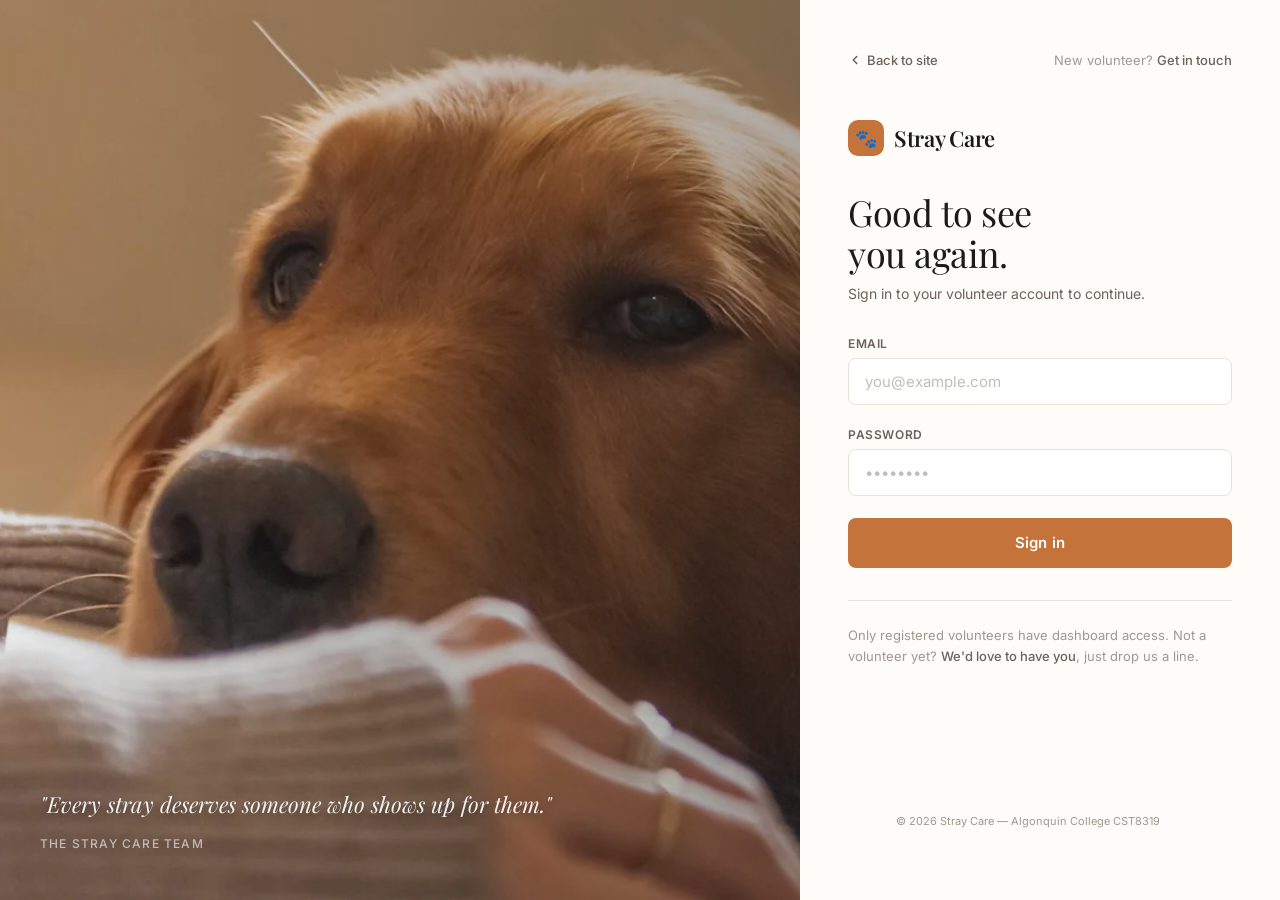
<file: frontend/login.html>
<!DOCTYPE html>
<html lang="en">
<head>
    <meta charset="UTF-8">
    <meta name="viewport" content="width=device-width, initial-scale=1.0">
    <meta name="description" content="Volunteer login — Stray Care System">
    <title>Sign In — Stray Care</title>
    <link rel="preconnect" href="https://fonts.googleapis.com">
    <link rel="preconnect" href="https://fonts.gstatic.com" crossorigin>
    <link href="https://fonts.googleapis.com/css2?family=Playfair+Display:ital,wght@0,400;0,600;1,400&family=Inter:wght@300;400;500;600&display=swap" rel="stylesheet">
    <style>
        *, *::before, *::after { margin: 0; padding: 0; box-sizing: border-box; }

        :root {
            --amber:      #C4733A;
            --amber-dark: #A85E2A;
            --charcoal:   #1C1B19;
            --warm-mid:   #6B635A;
            --warm-light: #A09890;
            --cream:      #FDFCF9;
            --border:     #E8E2DB;
            --error:      #B94040;
            --error-bg:   #FDF2F2;
        }

        html, body { height: 100%; }

        body {
            font-family: 'Inter', system-ui, sans-serif;
            font-size: 15px;
            color: var(--charcoal);
            background: var(--cream);
        }

        a { color: var(--amber); text-decoration: none; }
        a:hover { text-decoration: underline; }

        /* ── LAYOUT ── */
        .page {
            min-height: 100vh;
            display: grid;
            grid-template-columns: 1fr;
        }

        @media (min-width: 860px) {
            .page {
                grid-template-columns: 1fr 480px;
            }
        }

        /* ── LEFT — PHOTO SIDE ── */
        .photo-side {
            display: none;
            position: relative;
            overflow: hidden;
        }

        @media (min-width: 860px) {
            .photo-side { display: block; }
        }

        .photo-side img {
            position: absolute;
            inset: 0;
            width: 100%;
            height: 100%;
            object-fit: cover;
            object-position: center 30%;
        }

        /* Soft vignette from right so form side reads clean */
        .photo-side::after {
            content: '';
            position: absolute;
            inset: 0;
            background: linear-gradient(
                to right,
                rgba(20, 16, 10, 0.08) 0%,
                rgba(20, 16, 10, 0.35) 100%
            );
        }

        /* Quote overlay bottom-left */
        .photo-quote {
            position: absolute;
            bottom: 48px;
            left: 40px;
            right: 80px;
            z-index: 2;
            color: white;
        }

        .photo-quote blockquote {
            font-family: 'Playfair Display', Georgia, serif;
            font-style: italic;
            font-size: 22px;
            line-height: 1.5;
            color: rgba(255, 255, 255, 0.92);
            margin-bottom: 12px;
            text-shadow: 0 1px 6px rgba(0,0,0,0.3);
        }

        .photo-quote cite {
            font-size: 12px;
            font-style: normal;
            font-weight: 500;
            letter-spacing: 1.2px;
            text-transform: uppercase;
            color: rgba(255, 255, 255, 0.60);
        }

        /* ── RIGHT — FORM SIDE ── */
        .form-side {
            background: var(--cream);
            display: flex;
            flex-direction: column;
            min-height: 100vh;

            /* On mobile: photo as background */
            background-image: url('images/login-bg.jpg');
            background-size: cover;
            background-position: center 30%;
        }

        @media (min-width: 860px) {
            .form-side {
                background-image: none;
                box-shadow: -12px 0 48px rgba(0,0,0,0.12);
            }
        }

        /* Mobile overlay so form reads over photo */
        .form-side-inner {
            flex: 1;
            display: flex;
            flex-direction: column;
            padding: 40px 36px;
            background: rgba(253, 252, 249, 0.94);
            backdrop-filter: blur(10px);
            -webkit-backdrop-filter: blur(10px);
        }

        @media (min-width: 860px) {
            .form-side-inner {
                background: var(--cream);
                backdrop-filter: none;
                padding: 52px 48px;
            }
        }

        /* ── TOP NAV (just a back link) ── */
        .form-nav {
            display: flex;
            align-items: center;
            justify-content: space-between;
            margin-bottom: 52px;
        }

        .back-link {
            font-size: 13px;
            font-weight: 500;
            color: var(--warm-mid);
            display: inline-flex;
            align-items: center;
            gap: 5px;
            transition: color 0.2s;
        }
        .back-link:hover { color: var(--charcoal); text-decoration: none; }
        .back-link svg { width: 14px; height: 14px; flex-shrink: 0; }

        .need-help {
            font-size: 13px;
            color: var(--warm-light);
        }
        .need-help a { color: var(--warm-mid); font-weight: 500; }
        .need-help a:hover { color: var(--amber); }

        /* ── BRAND MARK ── */
        .brand-mark {
            display: flex;
            align-items: center;
            gap: 10px;
            margin-bottom: 36px;
        }

        .brand-paw {
            width: 36px;
            height: 36px;
            background: var(--amber);
            border-radius: 10px;
            display: flex;
            align-items: center;
            justify-content: center;
            font-size: 18px;
            flex-shrink: 0;
        }

        .brand-name {
            font-family: 'Playfair Display', Georgia, serif;
            font-size: 22px;
            font-weight: 600;
            color: var(--charcoal);
            letter-spacing: -0.3px;
        }

        /* ── HEADING ── */
        .form-heading {
            margin-bottom: 32px;
        }

        .form-heading h1 {
            font-family: 'Playfair Display', Georgia, serif;
            font-size: clamp(28px, 4vw, 36px);
            font-weight: 400;
            color: var(--charcoal);
            line-height: 1.15;
            margin-bottom: 8px;
            letter-spacing: -0.5px;
        }

        .form-heading p {
            font-size: 14px;
            color: var(--warm-mid);
            line-height: 1.5;
        }

        /* ── FORM ── */
        .form-body {
            flex: 1;
        }

        .field {
            margin-bottom: 22px;
        }

        .field label {
            display: block;
            font-size: 12px;
            font-weight: 600;
            letter-spacing: 0.6px;
            text-transform: uppercase;
            color: var(--warm-mid);
            margin-bottom: 7px;
        }

        .field input {
            width: 100%;
            padding: 13px 16px;
            border: 1px solid var(--border);
            border-radius: 8px;
            font-family: 'Inter', sans-serif;
            font-size: 15px;
            color: var(--charcoal);
            background: white;
            transition: border-color 0.18s ease, box-shadow 0.18s ease;
            -webkit-appearance: none;
            appearance: none;
        }

        .field input::placeholder {
            color: #C5BDB5;
        }

        .field input:focus {
            outline: none;
            border-color: var(--amber);
            box-shadow: 0 0 0 3px rgba(196, 115, 58, 0.12);
        }

        /* Error state */
        .error-msg {
            display: none;
            align-items: flex-start;
            gap: 9px;
            background: var(--error-bg);
            border: 1px solid rgba(185, 64, 64, 0.2);
            border-radius: 8px;
            padding: 12px 14px;
            margin-bottom: 24px;
            font-size: 13.5px;
            color: var(--error);
            line-height: 1.45;
        }
        .error-msg.visible { display: flex; }
        .error-msg svg { width: 16px; height: 16px; flex-shrink: 0; margin-top: 1px; }

        /* Submit */
        .btn-submit {
            width: 100%;
            padding: 14px;
            background: var(--amber);
            color: white;
            border: none;
            border-radius: 8px;
            font-family: 'Inter', sans-serif;
            font-size: 15px;
            font-weight: 600;
            letter-spacing: 0.2px;
            cursor: pointer;
            transition: background 0.2s ease, transform 0.15s ease, box-shadow 0.2s ease;
            margin-top: 8px;
            display: flex;
            align-items: center;
            justify-content: center;
            gap: 8px;
            min-height: 50px;
        }
        .btn-submit:hover:not(:disabled) {
            background: var(--amber-dark);
            transform: translateY(-1px);
            box-shadow: 0 6px 20px rgba(196, 115, 58, 0.30);
        }
        .btn-submit:active:not(:disabled) { transform: none; box-shadow: none; }
        .btn-submit:disabled { opacity: 0.55; cursor: not-allowed; }

        .btn-spinner {
            border: 2px solid rgba(255,255,255,0.35);
            border-top-color: white;
            border-radius: 50%;
            width: 16px; height: 16px;
            animation: spin 0.75s linear infinite;
        }
        @keyframes spin { to { transform: rotate(360deg); } }

        /* ── FOOTER TEXT ── */
        .form-foot {
            margin-top: 32px;
            padding-top: 24px;
            border-top: 1px solid var(--border);
        }

        .form-foot p {
            font-size: 13px;
            color: var(--warm-light);
            line-height: 1.6;
        }

        .form-foot a {
            color: var(--warm-mid);
            font-weight: 500;
        }
        .form-foot a:hover { color: var(--amber); }

        /* ── BOTTOM ── */
        .page-foot {
            padding: 16px 36px;
            display: flex;
            align-items: center;
            justify-content: space-between;
        }

        @media (min-width: 860px) {
            .page-foot { padding: 20px 48px; }
        }

        .page-foot-copy {
            font-size: 11px;
            color: var(--warm-light);
        }

        /* Skip link */
        .skip-link {
            position: absolute; left: -9999px; top: 12px; z-index: 999;
            padding: 8px 14px; background: var(--amber); color: white;
            border-radius: 6px; font-size: 13px; font-weight: 600;
        }
        .skip-link:focus { left: 12px; }
        :focus-visible { outline: 2px solid var(--amber); outline-offset: 2px; }
    </style>
</head>
<body>
    <a href="#main-content" class="skip-link">Skip to main content</a>

    <div class="page">

        <!-- ══ LEFT: PHOTO ══ -->
        <div class="photo-side" role="img" aria-label="A golden retriever resting its head on a laptop, looking up warmly">
            <img src="images/login-bg.jpg" alt="" aria-hidden="true">
            <div class="photo-quote">
                <blockquote>"Every stray deserves someone who shows up for them."</blockquote>
                <cite>The Stray Care Team</cite>
            </div>
        </div>

        <!-- ══ RIGHT: FORM ══ -->
        <div class="form-side">
            <div class="form-side-inner">

                <!-- Top nav -->
                <nav class="form-nav" aria-label="Page navigation">
                    <a href="index.html" class="back-link" aria-label="Back to Stray Care home">
                        <svg viewBox="0 0 16 16" fill="none" stroke="currentColor" stroke-width="1.8" aria-hidden="true">
                            <path d="M10 12L6 8l4-4" stroke-linecap="round" stroke-linejoin="round"/>
                        </svg>
                        Back to site
                    </a>
                    <span class="need-help">
                        New volunteer? <a href="mailto:info@straycare.ca">Get in touch</a>
                    </span>
                </nav>

                <main id="main-content" class="form-body">

                    <!-- Brand -->
                    <div class="brand-mark">
                        <div class="brand-paw" aria-hidden="true">🐾</div>
                        <span class="brand-name">Stray Care</span>
                    </div>

                    <!-- Heading -->
                    <div class="form-heading">
                        <h1>Good to see<br>you again.</h1>
                        <p>Sign in to your volunteer account to continue.</p>
                    </div>

                    <!-- Error -->
                    <div class="error-msg" id="error-msg" role="alert" aria-live="assertive">
                        <svg viewBox="0 0 16 16" fill="currentColor" aria-hidden="true">
                            <path d="M8 1a7 7 0 100 14A7 7 0 008 1zm-.75 4a.75.75 0 011.5 0v3.5a.75.75 0 01-1.5 0V5zm.75 7a1 1 0 110-2 1 1 0 010 2z"/>
                        </svg>
                        <span id="error-text">Hmm, that doesn't look right. Double-check your email and password.</span>
                    </div>

                    <form id="login-form" novalidate>

                        <div class="field">
                            <label for="email">Email</label>
                            <input type="email"
                                   id="email"
                                   name="email"
                                   required
                                   autocomplete="email"
                                   placeholder="you@example.com"
                                   aria-required="true">
                        </div>

                        <div class="field">
                            <label for="password">Password</label>
                            <input type="password"
                                   id="password"
                                   name="password"
                                   required
                                   autocomplete="current-password"
                                   placeholder="••••••••"
                                   aria-required="true">
                        </div>

                        <button type="submit" class="btn-submit" id="submit-btn">
                            Sign in
                        </button>

                    </form>

                    <div class="form-foot">
                        <p>
                            Only registered volunteers have dashboard access.
                            Not a volunteer yet? <a href="mailto:info@straycare.ca">We'd love to have you</a>, just drop us a line.
                        </p>
                    </div>

                </main>

                <!-- Bottom -->
                <footer class="page-foot">
                    <span class="page-foot-copy">© 2026 Stray Care &mdash; Algonquin College CST8319</span>
                </footer>

            </div>
        </div>

    </div>

    <script src="config.js"></script>
    <script>
        const API_BASE = window.APP_CONFIG?.API_BASE_URL || 'http://localhost:8080/api';

        // Redirect if already signed in
        (function () {
            if (localStorage.getItem('jwt_token')) {
                const p = new URLSearchParams(window.location.search);
                window.location.href = p.get('redirect') || 'volunteer_dashboard.html';
            }
        })();

        const form      = document.getElementById('login-form');
        const submitBtn = document.getElementById('submit-btn');
        const errorMsg  = document.getElementById('error-msg');
        const errorText = document.getElementById('error-text');

        function showError(msg) {
            errorText.textContent = msg;
            errorMsg.classList.add('visible');
            errorMsg.scrollIntoView({ behavior: 'smooth', block: 'nearest' });
        }

        function hideError() {
            errorMsg.classList.remove('visible');
        }

        // Clear error when user starts typing again
        form.addEventListener('input', hideError);

        form.addEventListener('submit', async e => {
            e.preventDefault();
            hideError();

            const email    = document.getElementById('email').value.trim();
            const password = document.getElementById('password').value;

            if (!email || !password) {
                showError('Please fill in both your email and password.');
                return;
            }

            submitBtn.innerHTML = '<span class="btn-spinner" aria-hidden="true"></span> Signing in…';
            submitBtn.disabled  = true;

            try {
                const res = await fetch(`${API_BASE}/auth/login`, {
                    method:  'POST',
                    headers: { 'Content-Type': 'application/json' },
                    body:    JSON.stringify({ email, password })
                });

                if (res.ok) {
                    const data = await res.json();
                    localStorage.setItem('jwt_token', data.token);
                    const p = new URLSearchParams(window.location.search);
                    window.location.href = p.get('redirect') || 'volunteer_dashboard.html';
                } else if (res.status === 401 || res.status === 403) {
                    showError("Hmm, that doesn't look right. Double-check your email and password.");
                } else {
                    showError('Something went wrong on our end. Please try again in a moment.');
                }
            } catch {
                showError("Can't reach the server right now. Check your connection and try again.");
            } finally {
                submitBtn.innerHTML = 'Sign in';
                submitBtn.disabled  = false;
            }
        });
    </script>
</body>
</html>
</file>
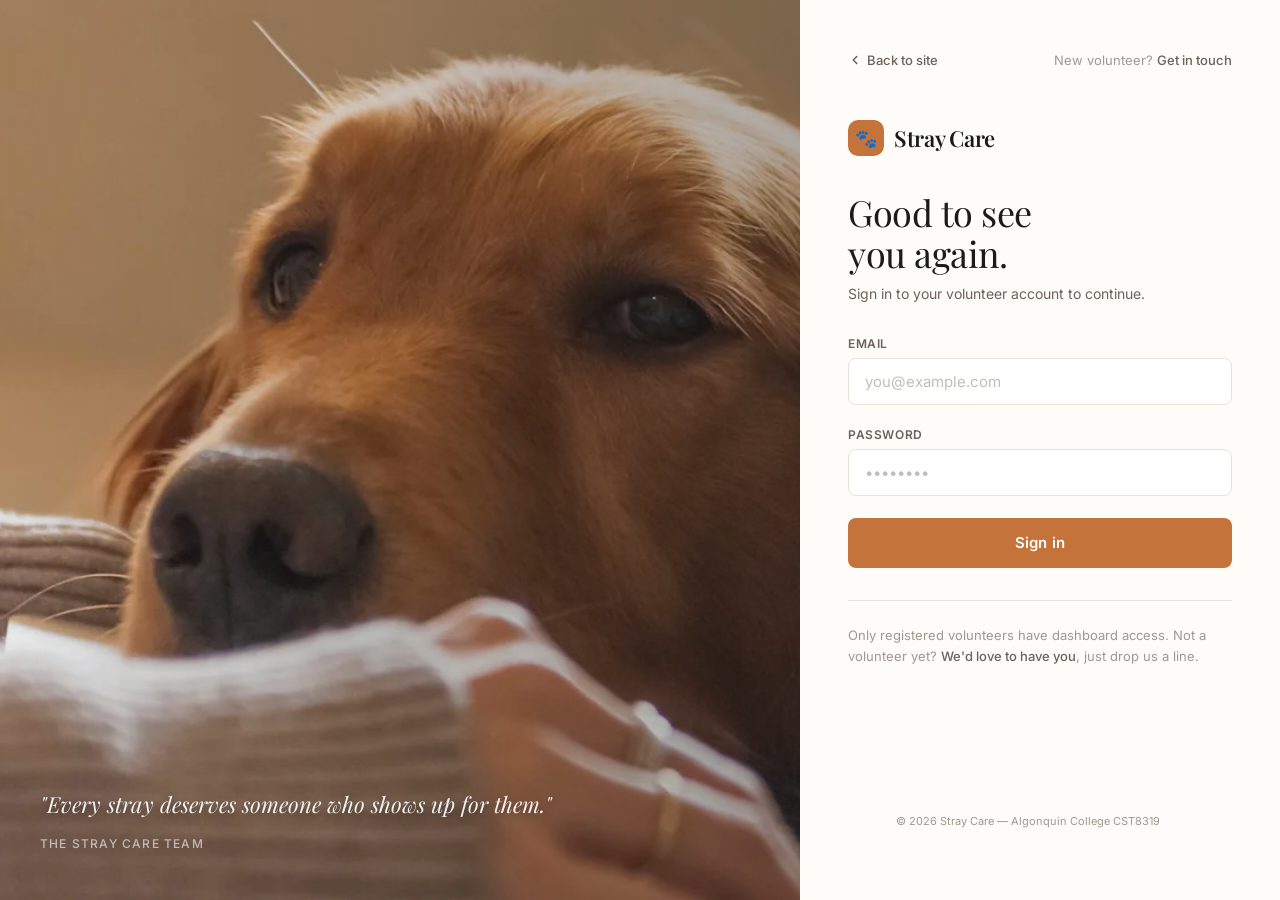
<file: frontend/volunteer_dashboard.html>
<!DOCTYPE html>
<html lang="en">
<head>
    <meta charset="UTF-8">
    <meta name="viewport" content="width=device-width, initial-scale=1.0">
    <meta name="description" content="Volunteer dashboard — Stray Care System">
    <title>Dashboard — Stray Care</title>
    <link rel="stylesheet" href="styles.css">
    <style>
        body { background: var(--cream); padding-bottom: var(--s7); }

        /* Logout button — subtle */
        .btn-logout {
            background: transparent; border: 1px solid rgba(255,255,255,0.25);
            color: rgba(255,255,255,0.80); padding: 6px 14px;
            border-radius: var(--r-sm); font-family: var(--font-sans);
            font-size: 13px; font-weight: 500; cursor: pointer;
            transition: all var(--ease); min-height: 32px; white-space: nowrap;
        }
        .btn-logout:hover { background: rgba(255,255,255,0.12); border-color: rgba(255,255,255,0.45); color: white; }

        .utility-bar-dash {
            background: var(--charcoal); color: rgba(255,255,255,0.50);
            font-size: 12px; padding: 7px var(--s4);
        }
        .utility-bar-dash .inner {
            display: flex; align-items: center; justify-content: space-between;
            gap: var(--s4); max-width: 1160px; margin: 0 auto;
        }

        .empty-grid { grid-column: 1/-1; text-align: center; padding: var(--s7); color: var(--warm-light); }
        .empty-grid p:first-child { font-size: 40px; margin-bottom: var(--s3); }
    </style>
</head>
<body>
    <a href="#main-content" class="skip-link">Skip to main content</a>

    <!-- Utility bar with logout -->
    <div class="utility-bar-dash">
        <div class="inner">
            <div style="display:flex;gap:var(--s4);flex-wrap:wrap;">
                <span>☎ (613) 555-0192</span>
                <span>✉ info@straycare.ca</span>
            </div>
            <button class="btn-logout" id="logout-btn" aria-label="Log out">Sign out</button>
        </div>
    </div>

    <nav class="main-nav" role="navigation" aria-label="Main navigation">
        <div class="nav-inner">
            <a href="index.html" class="logo" aria-label="Stray Care home">
                <div class="logo-paw" aria-hidden="true">🐾</div>
                <span class="logo-name">Stray Care</span>
            </a>
            <ul class="nav-links">
                <li><a href="index.html">Home</a></li>
                <li><a href="volunteer_dashboard.html" class="active">Dashboard</a></li>
                <li><a href="sighting_form.html">Report a Sighting</a></li>
                <li><a href="login.html">Login</a></li>
            </ul>
            <div class="nav-right">
                <div class="social-icons">
                    <a href="#" class="social-icon fb" aria-label="Facebook">f</a>
                    <a href="#" class="social-icon tw" aria-label="Twitter">t</a>
                    <a href="#" class="social-icon li" aria-label="LinkedIn">in</a>
                    <a href="#" class="social-icon pi" aria-label="Pinterest">P</a>
                </div>
                <button class="nav-hamburger" id="hamburger-btn" aria-label="Toggle menu" aria-expanded="false" aria-controls="mobile-menu">
                    <span></span><span></span><span></span>
                </button>
            </div>
        </div>
        <div class="mobile-menu" id="mobile-menu" aria-hidden="true">
            <ul>
                <li><a href="index.html">Home</a></li>
                <li><a href="volunteer_dashboard.html">Dashboard</a></li>
                <li><a href="sighting_form.html">Report a Sighting</a></li>
                <li><a href="login.html">Login</a></li>
            </ul>
        </div>
    </nav>

    <!-- Auth check -->
    <div id="auth-loading" class="loading-state" role="status" aria-live="polite" style="padding-top:var(--s7);">
        <div class="spinner" aria-hidden="true"></div>
        <p>Checking your session…</p>
    </div>

    <main id="main-content" style="display:none;">

        <!-- Dashboard banner -->
        <div class="dash-banner">
            <div class="container">
                <h2 id="banner-heading">Good to see you.</h2>
                <p id="banner-sub">Loading dogs…</p>
                <div class="stat-pills" id="stat-pills" aria-label="Dog status counts"></div>
            </div>
        </div>

        <!-- Search + filter -->
        <div class="search-filter-bar" role="search">
            <div class="search-input-wrapper">
                <span class="search-icon" aria-hidden="true">🔍</span>
                <input type="search" class="search-input" id="search-input"
                       placeholder="Search by name or breed…"
                       aria-label="Search dogs" autocomplete="off">
            </div>
            <div class="filter-buttons" role="group" aria-label="Filter by status">
                <button class="filter-btn active" data-status="ALL"       aria-pressed="true">All</button>
                <button class="filter-btn"         data-status="active"    aria-pressed="false">Active</button>
                <button class="filter-btn"         data-status="adopted"   aria-pressed="false">Adopted</button>
                <button class="filter-btn"         data-status="recovered" aria-pressed="false">Recovered</button>
            </div>
        </div>

        <p class="results-count" id="results-count" aria-live="polite"></p>

        <div class="container" style="padding-top:var(--s4);">
            <div class="card">
                <p class="section-label">Sightings Heatmap</p>
                <div id="heatmap-empty" class="no-sightings" style="display:none;">
                    No sightings available for heatmap.
                </div>
                <div id="dashboard-map" style="width:100%;height:360px;border-radius:12px;"></div>
            </div>
        </div>

        <div class="container" style="padding-top:var(--s2);">
            <div class="dogs-grid" id="dogs-grid" role="list" aria-label="Dog profiles">
                <div class="loading-state empty-grid">
                    <div class="spinner" aria-hidden="true"></div>
                    <p>Loading dogs…</p>
                </div>
            </div>
        </div>

    </main>

    <footer class="site-footer">
        <span class="footer-logo">Stray Care</span>
        <p>CST8319 · Software Development Project · Algonquin College · 2026</p>
    </footer>

    <script src="config.js"></script>
    <script src="maps.js"></script>
    <script>
        // Hamburger
        document.getElementById('hamburger-btn').addEventListener('click', () => {
            const m = document.getElementById('mobile-menu'), b = document.getElementById('hamburger-btn');
            const open = m.classList.toggle('open');
            b.setAttribute('aria-expanded', open); m.setAttribute('aria-hidden', !open);
        });

        const API_BASE = window.APP_CONFIG?.API_BASE_URL || 'http://localhost:8080/api';

        const STATUS = {
            active:    { cls:'active',    label:'Active' },
            adopted:   { cls:'adopted',   label:'Adopted' },
            recovered: { cls:'relocated', label:'Recovered' }
        };

        let allDogs = [], activeFilter = 'ALL', activeSearch = '';

        function fmtDate(iso) {
            if (!iso) return '';
            try { return new Date(iso).toLocaleDateString('en-US', { year:'numeric', month:'short', day:'numeric' }); }
            catch { return ''; }
        }
        function esc(str) {
            const d = document.createElement('div');
            d.appendChild(document.createTextNode(String(str)));
            return d.innerHTML;
        }

        // ── Auth ──
        document.addEventListener('DOMContentLoaded', async () => {
            const token = localStorage.getItem('jwt_token');
            if (!token) { location.href = 'login.html?redirect=volunteer_dashboard.html'; return; }

            try {
                const res = await fetch(`${API_BASE}/dogs`, { headers:{ Authorization:`Bearer ${token}` } });

                if (res.status === 401 || res.status === 403) {
                    localStorage.removeItem('jwt_token');
                    alert('Your session expired. Please sign in again.');
                    location.href = 'login.html?redirect=volunteer_dashboard.html';
                    return;
                }
                if (!res.ok) throw new Error(`HTTP ${res.status}`);

                allDogs = await res.json();
                await loadGoogleMapsApi();

                let allSightings = [];
                try {
                    const sightingsRes = await fetch(`${API_BASE}/sightings`, {
                        headers: { Authorization: `Bearer ${token}` }
                    });

                    if (sightingsRes.ok) {
                        const rawSightings = await sightingsRes.json();
                        allSightings = rawSightings.map(normalizeSighting);
                    }
                } catch (error) {
                    console.error("Failed to load sightings heatmap data:", error);
                }

                document.getElementById('auth-loading').style.display = 'none';
                document.getElementById('main-content').style.display = 'block';

                renderBanner(allDogs);
                renderDogs();
                renderSightingsHeatmap(allSightings);
            } catch {
                document.getElementById('auth-loading').innerHTML = `
                    <div class="state-page">
                        <div class="state-icon">📡</div>
                        <h2>Couldn't load the dashboard</h2>
                        <p>The server isn't responding right now. Check your connection and try again.</p>
                        <button class="btn btn-primary" onclick="location.reload()">Try again</button>
                    </div>`;
            }
        });

        // ── Banner ──
        function renderBanner(dogs) {
            // Warm, human greeting
            const hour = new Date().getHours();
            const greeting = hour < 12 ? 'Good morning.' : hour < 17 ? 'Good afternoon.' : 'Good evening.';
            document.getElementById('banner-heading').textContent = greeting;

            const counts = { ACTIVE:0, ADOPTED:0, RELOCATED:0 };
            dogs.forEach(d => { if (counts[d.status] !== undefined) counts[d.status]++; });

            document.getElementById('banner-sub').textContent =
                `${dogs.length} dog${dogs.length !== 1 ? 's' : ''} in the system right now.`;

            const pills = document.getElementById('stat-pills');
            pills.innerHTML = '';
            Object.entries(counts).forEach(([status, count]) => {
                if (!count) return;
                const p = document.createElement('span');
                p.className = 'stat-pill';
                p.textContent = `${STATUS[status].label}: ${count}`;
                pills.appendChild(p);
            });
        }

        // ── Filter ──
        function filtered() {
            return allDogs.filter(d => {
                const s = activeSearch.toLowerCase();
                return (activeFilter === 'ALL' || d.status === activeFilter) &&
                       (!s || (d.name?.toLowerCase().includes(s)) || (d.breed?.toLowerCase().includes(s)));
            });
        }

        // ── Render ──
        function renderDogs() {
            const dogs   = filtered();
            const grid   = document.getElementById('dogs-grid');
            const countEl= document.getElementById('results-count');

            grid.innerHTML = '';
            countEl.textContent = dogs.length === 0
                ? 'No dogs match your filters.'
                : `Showing ${dogs.length} of ${allDogs.length}`;

            if (!dogs.length) {
                const empty = document.createElement('div');
                empty.className = 'empty-grid';
                empty.innerHTML = `<p>🐕</p>
                    <p>Nothing here${activeSearch ? ` for "${esc(activeSearch)}"` : ''}.
                    ${activeFilter !== 'ALL' || activeSearch
                        ? '<br><button class="btn btn-secondary btn-sm" style="margin-top:12px;" onclick="clearFilters()">Clear filters</button>'
                        : ''}</p>`;
                grid.appendChild(empty);
                return;
            }

            dogs.forEach(dog => grid.appendChild(makeDogCard(dog)));
        }

        function makeDogCard(dog) {
            const s = STATUS[dog.status?.toLowerCase()] || STATUS.active;
            const gender = dog.gender
                ? (dog.gender.charAt(0).toUpperCase() + dog.gender.slice(1).toLowerCase())
                : '';

            const card = document.createElement('a');
            card.className = 'dog-card';
            card.href      = `dog_profile.html?id=${dog.id}`;
            card.setAttribute('role', 'listitem');
            card.setAttribute('aria-label', `${dog.name}, ${s.label}. ${dog.breed || ''}. View profile.`);

            const PLACEHOLDERS = ['images/placeholder-1.jpg','images/placeholder-2.jpg','images/placeholder-3.jpg'];
            const fallback = PLACEHOLDERS[dog.id % 3];
            const photo = `<img class="dog-card-img"
                                src="${dog.photoUrl ? esc(dog.photoUrl) : fallback}"
                                alt="Photo of ${esc(dog.name)}"
                                loading="lazy"
                                onerror="this.src='${fallback}';this.onerror=null;">`;

            card.innerHTML = `
                ${photo}
                <div class="dog-card-body">
                    <h3 class="dog-card-name">${esc(dog.name)}</h3>
                    <p class="dog-card-breed">${esc(dog.breed || 'Unknown breed')}${gender ? ' · ' + gender : ''}</p>
                    <span class="status-badge ${s.cls}">${s.label}</span>
                    <p class="dog-card-meta">Added ${fmtDate(dog.createdAt)}</p>
                </div>`;
            return card;
        }

        // ── Search ──
        document.getElementById('search-input').addEventListener('input', e => {
            activeSearch = e.target.value; renderDogs();
        });

        // ── Filter buttons ──
        document.querySelectorAll('.filter-btn').forEach(btn => {
            btn.addEventListener('click', () => {
                document.querySelectorAll('.filter-btn').forEach(b => { b.classList.remove('active'); b.setAttribute('aria-pressed','false'); });
                btn.classList.add('active'); btn.setAttribute('aria-pressed','true');
                activeFilter = btn.dataset.status; renderDogs();
            });
        });

        function clearFilters() {
            activeSearch = ''; activeFilter = 'ALL';
            document.getElementById('search-input').value = '';
            document.querySelectorAll('.filter-btn').forEach(b => { b.classList.remove('active'); b.setAttribute('aria-pressed','false'); });
            const allBtn = document.querySelector('.filter-btn[data-status="ALL"]');
            if (allBtn) { allBtn.classList.add('active'); allBtn.setAttribute('aria-pressed','true'); }
            renderDogs();
        }

        // ── Logout ──
        document.getElementById('logout-btn').addEventListener('click', () => {
            if (confirm('Sign out of your volunteer account?')) {
                localStorage.removeItem('jwt_token');
                location.href = 'login.html';
            }
        });
    </script>
</body>
</html>
</file>
<file: styles.css>
/* ============================================================================
   STRAY CARE SYSTEM — GLOBAL STYLES
   Author: Tyler Cox · Frontend Developer · CST8319
   ============================================================================ */

@import url('https://fonts.googleapis.com/css2?family=Playfair+Display:ital,wght@0,400;0,600;1,400&family=Inter:wght@300;400;500;600;700&display=swap');

/* ── Reset ── */
*, *::before, *::after { margin: 0; padding: 0; box-sizing: border-box; }

/* ── Variables ── */
:root {
    /* Brand */
    --amber:          #C4733A;
    --amber-dark:     #A85E2A;
    --amber-light:    #F0E0D0;
    --charcoal:       #1C1B19;
    --warm-mid:       #6B635A;
    --warm-light:     #A09890;
    --cream:          #FDFCF9;
    --cream-dark:     #F4F0EA;
    --white:          #FFFFFF;
    --border:         #E5DDD5;
    --border-light:   #EDE8E2;

    /* Status — kept vivid so they're scannable */
    --green:          #2E9E62;
    --green-bg:       #E8F7EF;
    --blue:           #2E6DB4;
    --blue-bg:        #E8F0FB;
    --grey:           #8A9099;
    --grey-bg:        #F0F1F3;
    --error:          #B94040;
    --error-bg:       #FDF2F2;
    --warning:        #B97A20;
    --warning-bg:     #FDF5E8;

    /* Shadows */
    --shadow-xs:  0 1px 3px rgba(28,27,25,0.06);
    --shadow-sm:  0 2px 8px rgba(28,27,25,0.08);
    --shadow-md:  0 4px 20px rgba(28,27,25,0.10);
    --shadow-lg:  0 8px 40px rgba(28,27,25,0.14);

    /* Spacing */
    --s1: 4px;  --s2: 8px;  --s3: 12px;  --s4: 16px;
    --s5: 24px; --s6: 32px; --s7: 48px;  --s8: 64px;

    /* Radius */
    --r-sm: 6px; --r-md: 10px; --r-lg: 16px; --r-pill: 100px;

    /* Type */
    --font-serif: 'Playfair Display', Georgia, 'Times New Roman', serif;
    --font-sans:  'Inter', system-ui, -apple-system, sans-serif;

    /* Transitions */
    --ease: 0.2s ease;
}

/* ── Base ── */
html { scroll-behavior: smooth; }

body {
    font-family: var(--font-sans);
    font-size: 15px;
    line-height: 1.65;
    color: var(--charcoal);
    background: var(--cream);
    -webkit-font-smoothing: antialiased;
}

img { max-width: 100%; display: block; }
a { color: var(--amber); text-decoration: none; transition: color var(--ease); }
a:hover { color: var(--amber-dark); text-decoration: underline; }
p { margin-bottom: var(--s2); }
p:last-child { margin-bottom: 0; }
h1, h2, h3, h4 { line-height: 1.2; color: var(--charcoal); }

/* ── Accessibility ── */
.skip-link {
    position: absolute; left: -9999px; top: var(--s2); z-index: 9999;
    padding: var(--s2) var(--s4); background: var(--amber); color: white;
    border-radius: var(--r-sm); font-weight: 600; font-size: 13px;
}
.skip-link:focus { left: var(--s4); }
:focus-visible { outline: 2px solid var(--amber); outline-offset: 3px; }

.visually-hidden {
    position: absolute; width: 1px; height: 1px; padding: 0; margin: -1px;
    overflow: hidden; clip: rect(0,0,0,0); white-space: nowrap; border-width: 0;
}

/* ── Containers ── */
.container { width: 100%; max-width: 1160px; margin: 0 auto; padding: 0 var(--s4); }
.content-narrow { max-width: 660px; margin: 0 auto; }
.content-xs     { max-width: 480px; margin: 0 auto; }

/* ── Utility bar ── */
.utility-bar {
    background: var(--charcoal);
    color: rgba(255,255,255,0.65);
    font-size: 12px;
    font-family: var(--font-sans);
    padding: 7px var(--s4);
}
.utility-bar-inner {
    display: flex; align-items: center; justify-content: space-between;
    gap: var(--s4); max-width: 1160px; margin: 0 auto; flex-wrap: wrap;
}
.utility-contacts { display: flex; gap: var(--s4); flex-wrap: wrap; }
.utility-contacts span {
    display: flex; align-items: center; gap: 5px; white-space: nowrap;
    color: rgba(255,255,255,0.60);
}
.btn-utility {
    background: var(--amber); color: white; font-size: 11px; font-weight: 600;
    font-family: var(--font-sans); letter-spacing: 0.8px; text-transform: uppercase;
    padding: 5px 14px; border-radius: var(--r-sm); border: none; cursor: pointer;
    text-decoration: none; display: inline-block; transition: background var(--ease);
    min-height: 28px; white-space: nowrap;
}
.btn-utility:hover { background: var(--amber-dark); text-decoration: none; color: white; }

/* ── Main nav ── */
.main-nav {
    background: white;
    border-bottom: 1px solid var(--border-light);
    position: sticky; top: 0; z-index: 200;
    box-shadow: var(--shadow-xs);
}
.nav-inner {
    display: flex; align-items: center; justify-content: space-between;
    gap: var(--s4); padding: 0 var(--s4);
    max-width: 1160px; margin: 0 auto; min-height: 60px;
}

/* Logo */
.logo {
    display: flex; align-items: center; gap: 8px;
    text-decoration: none; flex-shrink: 0;
}
.logo:hover { text-decoration: none; }
.logo-paw {
    width: 32px; height: 32px; background: var(--amber); border-radius: 8px;
    display: flex; align-items: center; justify-content: center;
    font-size: 16px; flex-shrink: 0;
}
.logo-name {
    font-family: var(--font-serif); font-size: 20px; font-weight: 600;
    color: var(--charcoal); letter-spacing: -0.3px;
}

/* Nav links */
.nav-links {
    display: none; list-style: none; gap: var(--s5);
    align-items: center; margin: 0; padding: 0;
}
.nav-links a {
    font-size: 14px; font-weight: 500; color: var(--warm-mid);
    text-decoration: none; padding: 4px 0;
    border-bottom: 2px solid transparent;
    transition: color var(--ease), border-color var(--ease);
    white-space: nowrap;
}
.nav-links a:hover, .nav-links a.active {
    color: var(--charcoal); border-bottom-color: var(--amber);
    text-decoration: none;
}

/* Nav right */
.nav-right { display: flex; align-items: center; gap: var(--s3); flex-shrink: 0; }

/* Social circles */
.social-icons { display: flex; gap: 6px; }
.social-icon {
    width: 28px; height: 28px; border-radius: 50%;
    display: flex; align-items: center; justify-content: center;
    font-size: 11px; font-weight: 700; color: white; text-decoration: none;
    transition: opacity var(--ease), transform var(--ease);
}
.social-icon:hover { opacity: 0.80; transform: scale(1.08); text-decoration: none; }
.social-icon.fb { background: #1877F2; }
.social-icon.tw { background: #1DA1F2; }
.social-icon.li { background: #0A66C2; }
.social-icon.pi { background: #E60023; }

/* Hamburger */
.nav-hamburger {
    display: flex; flex-direction: column; justify-content: center;
    gap: 5px; width: 36px; height: 36px;
    background: none; border: none; cursor: pointer; padding: 4px;
    border-radius: var(--r-sm);
}
.nav-hamburger span {
    display: block; height: 2px; background: var(--warm-mid);
    border-radius: 2px; transition: all var(--ease);
}

/* Mobile drawer */
.mobile-menu { display: none; background: white; border-top: 1px solid var(--border-light); padding: var(--s4); }
.mobile-menu.open { display: block; }
.mobile-menu ul { list-style: none; }
.mobile-menu ul li a {
    display: block; padding: 11px 0; border-bottom: 1px solid var(--border-light);
    font-size: 15px; font-weight: 500; color: var(--warm-mid); text-decoration: none;
}
.mobile-menu ul li:last-child a { border-bottom: none; }
.mobile-menu ul li a:hover { color: var(--amber); text-decoration: none; }

@media (min-width: 900px) {
    .nav-links     { display: flex; }
    .nav-hamburger { display: none; }
}

/* ── Buttons ── */
.btn {
    display: inline-flex; align-items: center; justify-content: center;
    gap: 6px; padding: 11px 22px; border: none; border-radius: var(--r-md);
    font-size: 14px; font-family: var(--font-sans); font-weight: 600;
    text-align: center; text-decoration: none; cursor: pointer;
    transition: all var(--ease); min-height: 44px; min-width: 44px;
    line-height: 1.2; white-space: nowrap; letter-spacing: 0.1px;
}
.btn:hover { text-decoration: none; }
.btn:disabled { opacity: 0.50; cursor: not-allowed !important; transform: none !important; box-shadow: none !important; }

.btn-primary { background: var(--amber); color: white; }
.btn-primary:hover:not(:disabled) { background: var(--amber-dark); color: white; transform: translateY(-1px); box-shadow: 0 6px 20px rgba(196,115,58,0.28); }
.btn-primary:active:not(:disabled) { transform: none; box-shadow: none; }

.btn-secondary { background: white; color: var(--warm-mid); border: 1px solid var(--border); }
.btn-secondary:hover:not(:disabled) { color: var(--charcoal); border-color: #C5BCB3; background: var(--cream); text-decoration: none; }

.btn-ghost { background: transparent; color: var(--amber); padding: 8px 12px; border-radius: var(--r-sm); }
.btn-ghost:hover { background: var(--amber-light); color: var(--amber-dark); text-decoration: none; }

.btn-danger { background: var(--error); color: white; }
.btn-danger:hover:not(:disabled) { background: #9A3333; color: white; }

.btn-block { width: 100%; }
.btn-lg { padding: 14px 28px; font-size: 15px; min-height: 50px; }
.btn-sm { padding: 7px 14px; font-size: 13px; min-height: 36px; }

.btn-spinner {
    border: 2px solid rgba(255,255,255,0.3); border-top-color: white;
    border-radius: 50%; width: 15px; height: 15px;
    animation: spin 0.7s linear infinite; flex-shrink: 0;
}
@keyframes spin { to { transform: rotate(360deg); } }

/* ── Hero ── */
.hero-section {
    position: relative; min-height: 480px; display: flex; align-items: center;
    background:
        linear-gradient(to right, rgba(20,16,10,0.72) 0%, rgba(20,16,10,0.35) 55%, rgba(20,16,10,0.12) 100%),
        url('https://images.unsplash.com/photo-1587300003388-59208cc962cb?w=1600&q=80') center/cover no-repeat;
    padding: var(--s8) var(--s4) 110px;
    overflow: hidden;
}

.hero-content { max-width: 520px; color: white; position: relative; z-index: 1; }

@media (min-width: 768px) { .hero-section { min-height: 540px; } }

.hero-eyebrow {
    font-size: 11px; font-weight: 600; letter-spacing: 2px;
    text-transform: uppercase; color: var(--amber-light); margin-bottom: var(--s2);
}

.hero-heading {
    font-family: var(--font-serif); font-size: clamp(40px, 6vw, 68px);
    font-weight: 400; color: white; line-height: 1.08;
    margin-bottom: var(--s4); letter-spacing: -0.5px;
}

.hero-sub {
    font-size: 16px; color: rgba(255,255,255,0.82); line-height: 1.7;
    margin-bottom: var(--s6); max-width: 400px; font-weight: 300;
}

.hero-actions { display: flex; flex-wrap: wrap; gap: var(--s2); }

/* Wave */
.wave-divider { display: none; position: absolute; bottom: -1px; left: 0; width: 100%; line-height: 0; }
.wave-divider svg { display: block; width: 100%; height: 60px; }
@media (min-width: 768px) { .wave-divider svg { height: 90px; } }

/* Outline-white hero button */
.btn-outline-white {
    background: transparent; color: white; border: 1.5px solid rgba(255,255,255,0.60);
    padding: 12px 22px; border-radius: var(--r-md); font-size: 14px;
    font-family: var(--font-sans); font-weight: 600; text-decoration: none;
    display: inline-flex; align-items: center; gap: 6px;
    transition: all var(--ease); min-height: 44px;
}
.btn-outline-white:hover { background: rgba(255,255,255,0.12); color: white; text-decoration: none; border-color: rgba(255,255,255,0.85); }

/* ── Section scaffolding ── */
.section-white { background: white; padding: var(--s7) var(--s4); }
.section-cream  { background: var(--cream); padding: var(--s7) var(--s4); }
.section-dark   { background: var(--charcoal); padding: var(--s7) var(--s4); }

.section-label {
    display: inline-block; font-size: 11px; font-weight: 600;
    letter-spacing: 2px; text-transform: uppercase; color: var(--amber);
    margin-bottom: var(--s3);
}

.section-title {
    font-family: var(--font-serif); font-size: clamp(26px, 4vw, 40px);
    font-weight: 400; color: var(--charcoal); margin-bottom: var(--s2);
    letter-spacing: -0.3px;
}

.section-sub {
    font-size: 14px; color: var(--warm-mid); max-width: 440px;
    margin: 0 auto; line-height: 1.7;
}

.section-header { text-align: center; margin-bottom: var(--s6); }

/* ── Cards (featured dog — photo + caption overlay) ── */
.featured-grid {
    display: grid; grid-template-columns: 1fr; gap: var(--s4);
    max-width: 1060px; margin: 0 auto;
}
@media (min-width: 580px) { .featured-grid { grid-template-columns: repeat(2, 1fr); } }
@media (min-width: 900px) { .featured-grid { grid-template-columns: repeat(3, 1fr); } }

.featured-card {
    border-radius: var(--r-lg); overflow: hidden;
    box-shadow: var(--shadow-md); position: relative;
    cursor: pointer; display: block; text-decoration: none;
    color: inherit; background: var(--cream-dark);
    transition: transform var(--ease), box-shadow var(--ease);
}
.featured-card:hover { transform: translateY(-5px); box-shadow: var(--shadow-lg); text-decoration: none; }

.featured-card img {
    width: 100%; aspect-ratio: 4/3; object-fit: cover; display: block;
    transition: transform 0.4s ease;
}
.featured-card:hover img { transform: scale(1.03); }

.featured-card-placeholder {
    width: 100%; aspect-ratio: 4/3;
    background: linear-gradient(135deg, #E8E0D5, #D5C9BC);
    display: flex; align-items: center; justify-content: center; font-size: 56px;
}

/* Caption band */
.featured-caption {
    position: absolute; bottom: 0; left: 0; right: 0;
    background: linear-gradient(to top, rgba(28,27,25,0.78) 0%, rgba(28,27,25,0.30) 80%, transparent 100%);
    padding: 32px 18px 16px;
}
.featured-caption h3 {
    font-family: var(--font-serif); font-size: 18px; font-weight: 400;
    color: white; margin-bottom: 2px;
}
.featured-caption p { font-size: 12px; color: rgba(255,255,255,0.72); margin: 0; }

/* Status dot badge on card */
.card-dot {
    position: absolute; top: 12px; right: 12px;
    padding: 3px 10px; border-radius: var(--r-pill);
    font-size: 11px; font-weight: 600; color: white;
    backdrop-filter: blur(4px);
}
.card-dot.active    { background: rgba(46,158,98,0.85); }
.card-dot.adopted   { background: rgba(46,109,180,0.85); }
.card-dot.relocated { background: rgba(138,144,153,0.85); }

/* ── Status badges ── */
.status-badge {
    display: inline-flex; align-items: center; gap: 5px;
    padding: 4px 12px; border-radius: var(--r-pill);
    font-size: 12px; font-weight: 600; white-space: nowrap; letter-spacing: 0.2px;
}
.status-badge.active    { background: var(--green-bg); color: var(--green); }
.status-badge.adopted   { background: var(--blue-bg);  color: var(--blue); }
.status-badge.relocated { background: var(--grey-bg);  color: var(--grey); }

/* ── Dog dashboard cards ── */
.dogs-grid {
    display: grid; grid-template-columns: 1fr; gap: var(--s4); padding: var(--s3) 0;
}
@media (min-width: 580px) { .dogs-grid { grid-template-columns: repeat(2, 1fr); } }
@media (min-width: 1000px) { .dogs-grid { grid-template-columns: repeat(3, 1fr); } }

.dog-card {
    background: white; border-radius: var(--r-lg); overflow: hidden;
    box-shadow: var(--shadow-sm); display: block; text-decoration: none;
    color: inherit; transition: transform var(--ease), box-shadow var(--ease);
    position: relative;
}
.dog-card:hover { transform: translateY(-4px); box-shadow: var(--shadow-lg); text-decoration: none; }
.dog-card:focus-visible { outline: 2px solid var(--amber); outline-offset: 2px; }

.dog-card-img {
    width: 100%; aspect-ratio: 1/1; object-fit: cover; display: block;
    background: var(--cream-dark);
}
.dog-card-placeholder {
    width: 100%; aspect-ratio: 1/1;
    background: linear-gradient(135deg, #E8E0D5, #D5C9BC);
    display: block; overflow: hidden;
}
.dog-card-placeholder img {
    width: 100%; height: 100%; object-fit: cover; display: block;
}
.dog-card-body { padding: var(--s4); }
.dog-card-name {
    font-family: var(--font-serif); font-size: 18px; font-weight: 400;
    color: var(--charcoal); margin-bottom: 3px;
}
.dog-card-breed { font-size: 13px; color: var(--warm-mid); margin-bottom: var(--s2); }
.dog-card-meta  { font-size: 12px; color: var(--warm-light); margin: var(--s2) 0 0; }

/* ── Search + filter bar ── */
.search-filter-bar {
    background: white; padding: var(--s3) var(--s4);
    border-bottom: 1px solid var(--border-light);
    position: sticky; top: 60px; z-index: 100; box-shadow: var(--shadow-xs);
}
.search-input-wrapper { position: relative; margin-bottom: var(--s2); }
.search-icon {
    position: absolute; left: 12px; top: 50%; transform: translateY(-50%);
    color: var(--warm-light); pointer-events: none; font-size: 15px;
}
.search-input {
    width: 100%; padding: 10px 12px 10px 38px;
    border: 1px solid var(--border); border-radius: var(--r-pill);
    font-size: 14px; font-family: var(--font-sans); min-height: 42px;
    transition: border-color var(--ease), box-shadow var(--ease);
    background: var(--cream);
}
.search-input:focus { outline: none; border-color: var(--amber); box-shadow: 0 0 0 3px rgba(196,115,58,0.12); background: white; }

.filter-buttons {
    display: flex; gap: var(--s2); overflow-x: auto;
    scrollbar-width: none; -webkit-overflow-scrolling: touch;
}
.filter-buttons::-webkit-scrollbar { display: none; }

.filter-btn {
    flex-shrink: 0; padding: 6px 16px; border: 1px solid var(--border);
    border-radius: var(--r-pill); background: white; color: var(--warm-mid);
    font-size: 13px; font-family: var(--font-sans); font-weight: 500;
    cursor: pointer; transition: all var(--ease); min-height: 34px; white-space: nowrap;
}
.filter-btn:hover { border-color: var(--amber); color: var(--amber); }
.filter-btn.active { background: var(--amber); border-color: var(--amber); color: white; font-weight: 600; }

/* ── General cards ── */
.card {
    background: white; border-radius: var(--r-lg);
    padding: var(--s5); box-shadow: var(--shadow-sm);
    margin-bottom: var(--s3);
}

/* ── Info rows (dog profile) ── */
.info-row {
    display: flex; align-items: flex-start; gap: var(--s3);
    padding: var(--s3) 0; border-bottom: 1px solid var(--border-light);
}
.info-row:last-child { border-bottom: none; padding-bottom: 0; }
.info-icon { font-size: 16px; flex-shrink: 0; width: 22px; text-align: center; margin-top: 2px; }
.info-content { flex: 1; }
.info-label { font-size: 11px; font-weight: 600; letter-spacing: 0.8px; text-transform: uppercase; color: var(--warm-light); margin-bottom: 2px; }
.info-value { font-size: 15px; color: var(--charcoal); margin: 0; }

/* ── Sighting summary ── */
.sighting-box {
    background: var(--cream); border: 1px solid var(--border-light);
    border-radius: var(--r-md); padding: var(--s4);
}
.sighting-row {
    display: flex; align-items: flex-start; gap: var(--s3);
    margin-bottom: var(--s2); font-size: 14px; color: var(--charcoal);
}
.sighting-row:last-child { margin-bottom: 0; }
.no-sightings { font-size: 13px; color: var(--warm-light); font-style: italic; }
.verified-pill {
    display: inline-flex; align-items: center; gap: 4px;
    background: var(--green-bg); color: var(--green);
    font-size: 12px; font-weight: 600; padding: 3px 10px;
    border-radius: var(--r-pill);
}

/* ── Alerts ── */
.alert {
    display: flex; align-items: flex-start; gap: var(--s3);
    padding: var(--s3) var(--s4); border-radius: var(--r-md);
    margin-bottom: var(--s4); font-size: 14px; line-height: 1.5;
}
.alert-error   { background: var(--error-bg);   color: var(--error);   border-left: 3px solid var(--error); }
.alert-success { background: var(--green-bg);   color: var(--green);   border-left: 3px solid var(--green); }
.alert-warning { background: var(--warning-bg); color: var(--warning); border-left: 3px solid var(--warning); }
.alert-info    { background: var(--blue-bg);    color: var(--blue);    border-left: 3px solid var(--blue); }
.alert-icon    { font-size: 16px; flex-shrink: 0; line-height: 1.5; }

/* ── Loading / states ── */
.spinner {
    border: 2.5px solid var(--border); border-top-color: var(--amber);
    border-radius: 50%; width: 40px; height: 40px;
    animation: spin 0.8s linear infinite; margin: 0 auto;
}
.loading-state { text-align: center; padding: var(--s8) var(--s4); color: var(--warm-mid); }
.loading-state p { margin-top: var(--s3); font-size: 14px; }

.state-page {
    display: flex; flex-direction: column; align-items: center;
    justify-content: center; text-align: center;
    padding: var(--s8) var(--s4); min-height: 50vh;
}
.state-page .state-icon { font-size: 56px; margin-bottom: var(--s4); }
.state-page h2 { font-family: var(--font-serif); font-weight: 400; margin-bottom: var(--s2); }
.state-page p  { color: var(--warm-mid); font-size: 14px; margin-bottom: var(--s5); max-width: 320px; }
.state-page .btn { min-width: 160px; }

/* ── Forms ── */
.form-card {
    background: white; border-radius: var(--r-lg);
    padding: var(--s5); margin-bottom: var(--s3);
    box-shadow: var(--shadow-sm);
}
.form-group { margin-bottom: var(--s5); }
.form-group:last-child { margin-bottom: 0; }

.form-section-label {
    font-size: 11px; font-weight: 600; letter-spacing: 1px;
    text-transform: uppercase; color: var(--warm-light);
    margin-bottom: var(--s4); display: block;
    padding-bottom: var(--s3); border-bottom: 1px solid var(--border-light);
}

label {
    display: block; margin-bottom: 6px;
    font-size: 13px; font-weight: 600; color: var(--warm-mid);
    letter-spacing: 0.2px;
}
label .optional { font-weight: 400; color: var(--warm-light); }

input[type="text"],
input[type="email"],
input[type="password"],
input[type="number"],
input[type="search"],
select,
textarea {
    width: 100%; padding: 11px 14px;
    border: 1px solid var(--border); border-radius: var(--r-md);
    font-size: 15px; font-family: var(--font-sans);
    color: var(--charcoal); background: var(--cream);
    transition: border-color var(--ease), box-shadow var(--ease), background var(--ease);
    min-height: 44px; appearance: none; -webkit-appearance: none;
}
input:focus, select:focus, textarea:focus {
    outline: none; border-color: var(--amber); background: white;
    box-shadow: 0 0 0 3px rgba(196,115,58,0.12);
}
input[readonly] { background: var(--cream-dark); color: var(--warm-mid); cursor: not-allowed; }
textarea { resize: vertical; min-height: 110px; line-height: 1.65; }
input::placeholder, textarea::placeholder { color: #C5BCB0; }

.help-text  { font-size: 12px; color: var(--warm-light); margin-top: 6px; line-height: 1.5; }
.char-count { font-size: 12px; color: var(--warm-light); text-align: right; margin-top: 5px; }
.char-count.warn { color: var(--warning); }

.field-error { color: var(--error); font-size: 12px; margin-top: 5px; display: none; }
.field-error.visible { display: block; }
input.invalid, textarea.invalid { border-color: var(--error); }

.checkbox-row {
    display: flex; align-items: center; gap: var(--s2);
    cursor: pointer; min-height: 44px;
}
.checkbox-row input[type="checkbox"] {
    width: 18px; height: 18px; min-height: unset; cursor: pointer;
    accent-color: var(--amber); flex-shrink: 0;
}
.checkbox-row span { font-size: 14px; color: var(--warm-mid); font-weight: 400; }

.coords-pair { display: grid; grid-template-columns: 1fr 1fr; gap: var(--s3); }

input[type="file"] {
    padding: 10px; border: 1.5px dashed var(--border);
    border-radius: var(--r-md); background: var(--cream);
    cursor: pointer; font-size: 13px; min-height: 44px;
}
input[type="file"]:hover { border-color: var(--amber); background: var(--amber-light); }

.photo-preview { margin-top: var(--s3); display: none; }
.photo-preview img { max-width: 100%; max-height: 200px; border-radius: var(--r-md); border: 1px solid var(--border); }
.photo-preview.show { display: block; }

/* ── Dashboard banner ── */
.dash-banner {
    background: var(--charcoal); color: rgba(255,255,255,0.90);
    padding: var(--s5) var(--s4);
}
.dash-banner h2 {
    font-family: var(--font-serif); font-size: clamp(20px, 3vw, 28px);
    font-weight: 400; color: white; margin-bottom: 3px; letter-spacing: -0.3px;
}
.dash-banner p { font-size: 13px; color: rgba(255,255,255,0.55); margin: 0; }

.stat-pills { display: flex; gap: var(--s2); margin-top: var(--s3); flex-wrap: wrap; }
.stat-pill {
    background: rgba(255,255,255,0.10); border-radius: var(--r-pill);
    padding: 4px 12px; font-size: 12px; font-weight: 500; color: rgba(255,255,255,0.70);
    white-space: nowrap; border: 1px solid rgba(255,255,255,0.12);
}

.results-count { font-size: 12px; color: var(--warm-light); padding: var(--s2) var(--s4) 0; }

/* ── Site footer ── */
.site-footer {
    background: var(--charcoal); color: rgba(255,255,255,0.40);
    text-align: center; padding: var(--s6) var(--s4); font-size: 12px;
}
.site-footer a { color: rgba(255,255,255,0.55); }
.site-footer .footer-logo {
    font-family: var(--font-serif); font-size: 22px; color: var(--amber);
    display: block; margin-bottom: var(--s2); letter-spacing: -0.3px;
}

/* ── Dog profile photo ── */
.dog-photo-wrap {
    width: 100%; aspect-ratio: 1/1;
    background: linear-gradient(135deg, #E8E0D5, #D5C9BC);
    overflow: hidden; position: relative; border-radius: var(--r-lg);
}
.dog-photo-wrap img { width: 100%; height: 100%; object-fit: cover; display: block; }
/* dog-photo-placeholder removed — real images used instead */

/* ── Dog name / title ── */
.dog-title { font-family: var(--font-serif); font-size: clamp(28px, 5vw, 40px); font-weight: 400; letter-spacing: -0.5px; margin-bottom: 3px; }
.dog-breed-line { font-size: 14px; color: var(--warm-mid); }

/* ── GPS button ── */
.btn-gps {
    background: var(--charcoal); color: white; width: 100%;
    border: none; border-radius: var(--r-md); padding: 13px;
    font-family: var(--font-sans); font-size: 14px; font-weight: 600;
    cursor: pointer; display: flex; align-items: center; justify-content: center;
    gap: 8px; min-height: 48px; transition: all var(--ease);
}
.btn-gps:hover:not(:disabled) { background: #333; transform: translateY(-1px); box-shadow: var(--shadow-md); }
.btn-gps.success { background: var(--green); cursor: default; }
.btn-gps:disabled { opacity: 0.55; cursor: not-allowed; }

/* ── CTA band ── */
.cta-band {
    background: linear-gradient(135deg, var(--amber) 0%, var(--amber-dark) 100%);
    padding: var(--s7) var(--s4); text-align: center; color: white;
}
.cta-band h2 { font-family: var(--font-serif); font-size: clamp(24px, 4vw, 38px); font-weight: 400; color: white; margin-bottom: var(--s2); letter-spacing: -0.3px; }
.cta-band p  { color: rgba(255,255,255,0.82); margin-bottom: var(--s5); font-weight: 300; font-size: 15px; }
.cta-band-row { display: flex; flex-wrap: wrap; gap: var(--s3); justify-content: center; }

/* ── Divider ── */
.divider { height: 1px; background: var(--border-light); margin: var(--s4) 0; }
.text-center { text-align: center; }
</file>
<file: frontend/styles.css>
/* ============================================================================
   STRAY CARE SYSTEM — GLOBAL STYLES
   Author: Tyler Cox · Frontend Developer · CST8319
   ============================================================================ */

@import url('https://fonts.googleapis.com/css2?family=Playfair+Display:ital,wght@0,400;0,600;1,400&family=Inter:wght@300;400;500;600;700&display=swap');

/* ── Reset ── */
*, *::before, *::after { margin: 0; padding: 0; box-sizing: border-box; }

/* ── Variables ── */
:root {
    /* Brand */
    --amber:          #C4733A;
    --amber-dark:     #A85E2A;
    --amber-light:    #F0E0D0;
    --charcoal:       #1C1B19;
    --warm-mid:       #6B635A;
    --warm-light:     #A09890;
    --cream:          #FDFCF9;
    --cream-dark:     #F4F0EA;
    --white:          #FFFFFF;
    --border:         #E5DDD5;
    --border-light:   #EDE8E2;

    /* Status — kept vivid so they're scannable */
    --green:          #2E9E62;
    --green-bg:       #E8F7EF;
    --blue:           #2E6DB4;
    --blue-bg:        #E8F0FB;
    --grey:           #8A9099;
    --grey-bg:        #F0F1F3;
    --error:          #B94040;
    --error-bg:       #FDF2F2;
    --warning:        #B97A20;
    --warning-bg:     #FDF5E8;

    /* Shadows */
    --shadow-xs:  0 1px 3px rgba(28,27,25,0.06);
    --shadow-sm:  0 2px 8px rgba(28,27,25,0.08);
    --shadow-md:  0 4px 20px rgba(28,27,25,0.10);
    --shadow-lg:  0 8px 40px rgba(28,27,25,0.14);

    /* Spacing */
    --s1: 4px;  --s2: 8px;  --s3: 12px;  --s4: 16px;
    --s5: 24px; --s6: 32px; --s7: 48px;  --s8: 64px;

    /* Radius */
    --r-sm: 6px; --r-md: 10px; --r-lg: 16px; --r-pill: 100px;

    /* Type */
    --font-serif: 'Playfair Display', Georgia, 'Times New Roman', serif;
    --font-sans:  'Inter', system-ui, -apple-system, sans-serif;

    /* Transitions */
    --ease: 0.2s ease;
}

/* ── Base ── */
html { scroll-behavior: smooth; }

body {
    font-family: var(--font-sans);
    font-size: 15px;
    line-height: 1.65;
    color: var(--charcoal);
    background: var(--cream);
    -webkit-font-smoothing: antialiased;
}

img { max-width: 100%; display: block; }
a { color: var(--amber); text-decoration: none; transition: color var(--ease); }
a:hover { color: var(--amber-dark); text-decoration: underline; }
p { margin-bottom: var(--s2); }
p:last-child { margin-bottom: 0; }
h1, h2, h3, h4 { line-height: 1.2; color: var(--charcoal); }

/* ── Accessibility ── */
.skip-link {
    position: absolute; left: -9999px; top: var(--s2); z-index: 9999;
    padding: var(--s2) var(--s4); background: var(--amber); color: white;
    border-radius: var(--r-sm); font-weight: 600; font-size: 13px;
}
.skip-link:focus { left: var(--s4); }
:focus-visible { outline: 2px solid var(--amber); outline-offset: 3px; }

.visually-hidden {
    position: absolute; width: 1px; height: 1px; padding: 0; margin: -1px;
    overflow: hidden; clip: rect(0,0,0,0); white-space: nowrap; border-width: 0;
}

/* ── Containers ── */
.container { width: 100%; max-width: 1160px; margin: 0 auto; padding: 0 var(--s4); }
.content-narrow { max-width: 660px; margin: 0 auto; }
.content-xs     { max-width: 480px; margin: 0 auto; }

/* ── Utility bar ── */
.utility-bar {
    background: var(--charcoal);
    color: rgba(255,255,255,0.65);
    font-size: 12px;
    font-family: var(--font-sans);
    padding: 7px var(--s4);
}
.utility-bar-inner {
    display: flex; align-items: center; justify-content: space-between;
    gap: var(--s4); max-width: 1160px; margin: 0 auto; flex-wrap: wrap;
}
.utility-contacts { display: flex; gap: var(--s4); flex-wrap: wrap; }
.utility-contacts span {
    display: flex; align-items: center; gap: 5px; white-space: nowrap;
    color: rgba(255,255,255,0.60);
}
.btn-utility {
    background: var(--amber); color: white; font-size: 11px; font-weight: 600;
    font-family: var(--font-sans); letter-spacing: 0.8px; text-transform: uppercase;
    padding: 5px 14px; border-radius: var(--r-sm); border: none; cursor: pointer;
    text-decoration: none; display: inline-block; transition: background var(--ease);
    min-height: 28px; white-space: nowrap;
}
.btn-utility:hover { background: var(--amber-dark); text-decoration: none; color: white; }

/* ── Main nav ── */
.main-nav {
    background: white;
    border-bottom: 1px solid var(--border-light);
    position: sticky; top: 0; z-index: 200;
    box-shadow: var(--shadow-xs);
}
.nav-inner {
    display: flex; align-items: center; justify-content: space-between;
    gap: var(--s4); padding: 0 var(--s4);
    max-width: 1160px; margin: 0 auto; min-height: 60px;
}

/* Logo */
.logo {
    display: flex; align-items: center; gap: 8px;
    text-decoration: none; flex-shrink: 0;
}
.logo:hover { text-decoration: none; }
.logo-paw {
    width: 32px; height: 32px; background: var(--amber); border-radius: 8px;
    display: flex; align-items: center; justify-content: center;
    font-size: 16px; flex-shrink: 0;
}
.logo-name {
    font-family: var(--font-serif); font-size: 20px; font-weight: 600;
    color: var(--charcoal); letter-spacing: -0.3px;
}

/* Nav links */
.nav-links {
    display: none; list-style: none; gap: var(--s5);
    align-items: center; margin: 0; padding: 0;
}
.nav-links a {
    font-size: 14px; font-weight: 500; color: var(--warm-mid);
    text-decoration: none; padding: 4px 0;
    border-bottom: 2px solid transparent;
    transition: color var(--ease), border-color var(--ease);
    white-space: nowrap;
}
.nav-links a:hover, .nav-links a.active {
    color: var(--charcoal); border-bottom-color: var(--amber);
    text-decoration: none;
}

/* Nav right */
.nav-right { display: flex; align-items: center; gap: var(--s3); flex-shrink: 0; }

/* Social circles */
.social-icons { display: flex; gap: 6px; }
.social-icon {
    width: 28px; height: 28px; border-radius: 50%;
    display: flex; align-items: center; justify-content: center;
    font-size: 11px; font-weight: 700; color: white; text-decoration: none;
    transition: opacity var(--ease), transform var(--ease);
}
.social-icon:hover { opacity: 0.80; transform: scale(1.08); text-decoration: none; }
.social-icon.fb { background: #1877F2; }
.social-icon.tw { background: #1DA1F2; }
.social-icon.li { background: #0A66C2; }
.social-icon.pi { background: #E60023; }

/* Hamburger */
.nav-hamburger {
    display: flex; flex-direction: column; justify-content: center;
    gap: 5px; width: 36px; height: 36px;
    background: none; border: none; cursor: pointer; padding: 4px;
    border-radius: var(--r-sm);
}
.nav-hamburger span {
    display: block; height: 2px; background: var(--warm-mid);
    border-radius: 2px; transition: all var(--ease);
}

/* Mobile drawer */
.mobile-menu { display: none; background: white; border-top: 1px solid var(--border-light); padding: var(--s4); }
.mobile-menu.open { display: block; }
.mobile-menu ul { list-style: none; }
.mobile-menu ul li a {
    display: block; padding: 11px 0; border-bottom: 1px solid var(--border-light);
    font-size: 15px; font-weight: 500; color: var(--warm-mid); text-decoration: none;
}
.mobile-menu ul li:last-child a { border-bottom: none; }
.mobile-menu ul li a:hover { color: var(--amber); text-decoration: none; }

@media (min-width: 900px) {
    .nav-links     { display: flex; }
    .nav-hamburger { display: none; }
}

/* ── Buttons ── */
.btn {
    display: inline-flex; align-items: center; justify-content: center;
    gap: 6px; padding: 11px 22px; border: none; border-radius: var(--r-md);
    font-size: 14px; font-family: var(--font-sans); font-weight: 600;
    text-align: center; text-decoration: none; cursor: pointer;
    transition: all var(--ease); min-height: 44px; min-width: 44px;
    line-height: 1.2; white-space: nowrap; letter-spacing: 0.1px;
}
.btn:hover { text-decoration: none; }
.btn:disabled { opacity: 0.50; cursor: not-allowed !important; transform: none !important; box-shadow: none !important; }

.btn-primary { background: var(--amber); color: white; }
.btn-primary:hover:not(:disabled) { background: var(--amber-dark); color: white; transform: translateY(-1px); box-shadow: 0 6px 20px rgba(196,115,58,0.28); }
.btn-primary:active:not(:disabled) { transform: none; box-shadow: none; }

.btn-secondary { background: white; color: var(--warm-mid); border: 1px solid var(--border); }
.btn-secondary:hover:not(:disabled) { color: var(--charcoal); border-color: #C5BCB3; background: var(--cream); text-decoration: none; }

.btn-ghost { background: transparent; color: var(--amber); padding: 8px 12px; border-radius: var(--r-sm); }
.btn-ghost:hover { background: var(--amber-light); color: var(--amber-dark); text-decoration: none; }

.btn-danger { background: var(--error); color: white; }
.btn-danger:hover:not(:disabled) { background: #9A3333; color: white; }

.btn-block { width: 100%; }
.btn-lg { padding: 14px 28px; font-size: 15px; min-height: 50px; }
.btn-sm { padding: 7px 14px; font-size: 13px; min-height: 36px; }

.btn-spinner {
    border: 2px solid rgba(255,255,255,0.3); border-top-color: white;
    border-radius: 50%; width: 15px; height: 15px;
    animation: spin 0.7s linear infinite; flex-shrink: 0;
}
@keyframes spin { to { transform: rotate(360deg); } }

/* ── Hero ── */
.hero-section {
    position: relative; min-height: 480px; display: flex; align-items: center;
    background:
        linear-gradient(to right, rgba(20,16,10,0.72) 0%, rgba(20,16,10,0.35) 55%, rgba(20,16,10,0.12) 100%),
        url('https://images.unsplash.com/photo-1587300003388-59208cc962cb?w=1600&q=80') center/cover no-repeat;
    padding: var(--s8) var(--s4) 110px;
    overflow: hidden;
}

.hero-content { max-width: 520px; color: white; position: relative; z-index: 1; }

@media (min-width: 768px) { .hero-section { min-height: 540px; } }

.hero-eyebrow {
    font-size: 11px; font-weight: 600; letter-spacing: 2px;
    text-transform: uppercase; color: var(--amber-light); margin-bottom: var(--s2);
}

.hero-heading {
    font-family: var(--font-serif); font-size: clamp(40px, 6vw, 68px);
    font-weight: 400; color: white; line-height: 1.08;
    margin-bottom: var(--s4); letter-spacing: -0.5px;
}

.hero-sub {
    font-size: 16px; color: rgba(255,255,255,0.82); line-height: 1.7;
    margin-bottom: var(--s6); max-width: 400px; font-weight: 300;
}

.hero-actions { display: flex; flex-wrap: wrap; gap: var(--s2); }

/* Wave */
.wave-divider { display: none; position: absolute; bottom: -1px; left: 0; width: 100%; line-height: 0; }
.wave-divider svg { display: block; width: 100%; height: 60px; }
@media (min-width: 768px) { .wave-divider svg { height: 90px; } }

/* Outline-white hero button */
.btn-outline-white {
    background: transparent; color: white; border: 1.5px solid rgba(255,255,255,0.60);
    padding: 12px 22px; border-radius: var(--r-md); font-size: 14px;
    font-family: var(--font-sans); font-weight: 600; text-decoration: none;
    display: inline-flex; align-items: center; gap: 6px;
    transition: all var(--ease); min-height: 44px;
}
.btn-outline-white:hover { background: rgba(255,255,255,0.12); color: white; text-decoration: none; border-color: rgba(255,255,255,0.85); }

/* ── Section scaffolding ── */
.section-white { background: white; padding: var(--s7) var(--s4); }
.section-cream  { background: var(--cream); padding: var(--s7) var(--s4); }
.section-dark   { background: var(--charcoal); padding: var(--s7) var(--s4); }

.section-label {
    display: inline-block; font-size: 11px; font-weight: 600;
    letter-spacing: 2px; text-transform: uppercase; color: var(--amber);
    margin-bottom: var(--s3);
}

.section-title {
    font-family: var(--font-serif); font-size: clamp(26px, 4vw, 40px);
    font-weight: 400; color: var(--charcoal); margin-bottom: var(--s2);
    letter-spacing: -0.3px;
}

.section-sub {
    font-size: 14px; color: var(--warm-mid); max-width: 440px;
    margin: 0 auto; line-height: 1.7;
}

.section-header { text-align: center; margin-bottom: var(--s6); }

/* Mini heatmap */
.mini-heatmap-card {
    background: white;
    border: 1px solid var(--border-light);
    border-radius: var(--r-lg);
    box-shadow: var(--shadow-sm);
    overflow: hidden;
}

.mini-heatmap-layout {
    display: grid;
    grid-template-columns: 1fr;
}

.mini-heatmap-copy {
    padding: var(--s5);
    background:
        radial-gradient(circle at top right, rgba(196,115,58,0.12), transparent 44%),
        linear-gradient(180deg, rgba(244,240,234,0.95), rgba(253,252,249,0.98));
}

.mini-heatmap-copy h3 {
    font-family: var(--font-serif);
    font-size: clamp(24px, 3vw, 32px);
    font-weight: 400;
    margin-bottom: var(--s2);
}

.mini-heatmap-copy p {
    color: var(--warm-mid);
    max-width: 46ch;
}

.mini-heatmap-stats {
    display: grid;
    grid-template-columns: repeat(2, minmax(0, 1fr));
    gap: var(--s3);
    margin: var(--s4) 0;
}

.mini-heatmap-stat {
    background: rgba(255,255,255,0.7);
    border: 1px solid var(--border-light);
    border-radius: var(--r-md);
    padding: var(--s3);
}

.mini-heatmap-stat-label {
    display: block;
    font-size: 11px;
    font-weight: 600;
    letter-spacing: 1px;
    text-transform: uppercase;
    color: var(--warm-light);
    margin-bottom: 4px;
}

.mini-heatmap-stat-value {
    display: block;
    font-size: 22px;
    font-weight: 700;
    color: var(--charcoal);
}

.mini-heatmap-note {
    font-size: 13px;
    color: var(--warm-mid);
}

.mini-heatmap-map-wrap {
    position: relative;
    min-height: 320px;
    background: var(--cream-dark);
    border-top: 1px solid var(--border-light);
}

.mini-heatmap-map {
    width: 100%;
    height: 100%;
    min-height: 320px;
}

.heatmap-empty-state {
    display: none;
    position: absolute;
    inset: 0;
    padding: var(--s5);
    text-align: center;
    color: var(--warm-mid);
    background:
        linear-gradient(135deg, rgba(244,240,234,0.98), rgba(253,252,249,0.98));
}

.heatmap-empty-state.is-visible {
    display: block;
}

@media (min-width: 900px) {
    .mini-heatmap-layout {
        grid-template-columns: minmax(280px, 360px) 1fr;
    }

    .mini-heatmap-map-wrap {
        border-top: none;
        border-left: 1px solid var(--border-light);
    }
}

/* ── Cards (featured dog — photo + caption overlay) ── */
.featured-grid {
    display: grid; grid-template-columns: 1fr; gap: var(--s4);
    max-width: 1060px; margin: 0 auto;
}
@media (min-width: 580px) { .featured-grid { grid-template-columns: repeat(2, 1fr); } }
@media (min-width: 900px) { .featured-grid { grid-template-columns: repeat(3, 1fr); } }

.featured-card {
    border-radius: var(--r-lg); overflow: hidden;
    box-shadow: var(--shadow-md); position: relative;
    cursor: pointer; display: block; text-decoration: none;
    color: inherit; background: var(--cream-dark);
    transition: transform var(--ease), box-shadow var(--ease);
}
.featured-card:hover { transform: translateY(-5px); box-shadow: var(--shadow-lg); text-decoration: none; }

.featured-card img {
    width: 100%; aspect-ratio: 4/3; object-fit: cover; display: block;
    transition: transform 0.4s ease;
}
.featured-card:hover img { transform: scale(1.03); }

.featured-card-placeholder {
    width: 100%; aspect-ratio: 4/3;
    background: linear-gradient(135deg, #E8E0D5, #D5C9BC);
    display: flex; align-items: center; justify-content: center; font-size: 56px;
}

/* Caption band */
.featured-caption {
    position: absolute; bottom: 0; left: 0; right: 0;
    background: linear-gradient(to top, rgba(28,27,25,0.78) 0%, rgba(28,27,25,0.30) 80%, transparent 100%);
    padding: 32px 18px 16px;
}
.featured-caption h3 {
    font-family: var(--font-serif); font-size: 18px; font-weight: 400;
    color: white; margin-bottom: 2px;
}
.featured-caption p { font-size: 12px; color: rgba(255,255,255,0.72); margin: 0; }

/* Status dot badge on card */
.card-dot {
    position: absolute; top: 12px; right: 12px;
    padding: 3px 10px; border-radius: var(--r-pill);
    font-size: 11px; font-weight: 600; color: white;
    backdrop-filter: blur(4px);
}
.card-dot.active    { background: rgba(46,158,98,0.85); }
.card-dot.adopted   { background: rgba(46,109,180,0.85); }
.card-dot.relocated { background: rgba(138,144,153,0.85); }

/* ── Status badges ── */
.status-badge {
    display: inline-flex; align-items: center; gap: 5px;
    padding: 4px 12px; border-radius: var(--r-pill);
    font-size: 12px; font-weight: 600; white-space: nowrap; letter-spacing: 0.2px;
}
.status-badge.active    { background: var(--green-bg); color: var(--green); }
.status-badge.adopted   { background: var(--blue-bg);  color: var(--blue); }
.status-badge.relocated { background: var(--grey-bg);  color: var(--grey); }

/* ── Dog dashboard cards ── */
.dogs-grid {
    display: grid; grid-template-columns: 1fr; gap: var(--s4); padding: var(--s3) 0;
}
@media (min-width: 580px) { .dogs-grid { grid-template-columns: repeat(2, 1fr); } }
@media (min-width: 1000px) { .dogs-grid { grid-template-columns: repeat(3, 1fr); } }

.dog-card {
    background: white; border-radius: var(--r-lg); overflow: hidden;
    box-shadow: var(--shadow-sm); display: block; text-decoration: none;
    color: inherit; transition: transform var(--ease), box-shadow var(--ease);
    position: relative;
}
.dog-card:hover { transform: translateY(-4px); box-shadow: var(--shadow-lg); text-decoration: none; }
.dog-card:focus-visible { outline: 2px solid var(--amber); outline-offset: 2px; }

.dog-card-img {
    width: 100%; aspect-ratio: 1/1; object-fit: cover; display: block;
    background: var(--cream-dark);
}
.dog-card-placeholder {
    width: 100%; aspect-ratio: 1/1;
    background: linear-gradient(135deg, #E8E0D5, #D5C9BC);
    display: block; overflow: hidden;
}
.dog-card-placeholder img {
    width: 100%; height: 100%; object-fit: cover; display: block;
}
.dog-card-body { padding: var(--s4); }
.dog-card-name {
    font-family: var(--font-serif); font-size: 18px; font-weight: 400;
    color: var(--charcoal); margin-bottom: 3px;
}
.dog-card-breed { font-size: 13px; color: var(--warm-mid); margin-bottom: var(--s2); }
.dog-card-meta  { font-size: 12px; color: var(--warm-light); margin: var(--s2) 0 0; }

/* ── Search + filter bar ── */
.search-filter-bar {
    background: white; padding: var(--s3) var(--s4);
    border-bottom: 1px solid var(--border-light);
    position: sticky; top: 60px; z-index: 100; box-shadow: var(--shadow-xs);
}
.search-input-wrapper { position: relative; margin-bottom: var(--s2); }
.search-icon {
    position: absolute; left: 12px; top: 50%; transform: translateY(-50%);
    color: var(--warm-light); pointer-events: none; font-size: 15px;
}
.search-input {
    width: 100%; padding: 10px 12px 10px 38px;
    border: 1px solid var(--border); border-radius: var(--r-pill);
    font-size: 14px; font-family: var(--font-sans); min-height: 42px;
    transition: border-color var(--ease), box-shadow var(--ease);
    background: var(--cream);
}
.search-input:focus { outline: none; border-color: var(--amber); box-shadow: 0 0 0 3px rgba(196,115,58,0.12); background: white; }

.filter-buttons {
    display: flex; gap: var(--s2); overflow-x: auto;
    scrollbar-width: none; -webkit-overflow-scrolling: touch;
}
.filter-buttons::-webkit-scrollbar { display: none; }

.filter-btn {
    flex-shrink: 0; padding: 6px 16px; border: 1px solid var(--border);
    border-radius: var(--r-pill); background: white; color: var(--warm-mid);
    font-size: 13px; font-family: var(--font-sans); font-weight: 500;
    cursor: pointer; transition: all var(--ease); min-height: 34px; white-space: nowrap;
}
.filter-btn:hover { border-color: var(--amber); color: var(--amber); }
.filter-btn.active { background: var(--amber); border-color: var(--amber); color: white; font-weight: 600; }

/* ── General cards ── */
.card {
    background: white; border-radius: var(--r-lg);
    padding: var(--s5); box-shadow: var(--shadow-sm);
    margin-bottom: var(--s3);
}

/* ── Info rows (dog profile) ── */
.info-row {
    display: flex; align-items: flex-start; gap: var(--s3);
    padding: var(--s3) 0; border-bottom: 1px solid var(--border-light);
}
.info-row:last-child { border-bottom: none; padding-bottom: 0; }
.info-icon { font-size: 16px; flex-shrink: 0; width: 22px; text-align: center; margin-top: 2px; }
.info-content { flex: 1; }
.info-label { font-size: 11px; font-weight: 600; letter-spacing: 0.8px; text-transform: uppercase; color: var(--warm-light); margin-bottom: 2px; }
.info-value { font-size: 15px; color: var(--charcoal); margin: 0; }

/* ── Sighting summary ── */
.sighting-box {
    background: var(--cream); border: 1px solid var(--border-light);
    border-radius: var(--r-md); padding: var(--s4);
}
.sighting-row {
    display: flex; align-items: flex-start; gap: var(--s3);
    margin-bottom: var(--s2); font-size: 14px; color: var(--charcoal);
}
.sighting-row:last-child { margin-bottom: 0; }
.no-sightings { font-size: 13px; color: var(--warm-light); font-style: italic; }
.verified-pill {
    display: inline-flex; align-items: center; gap: 4px;
    background: var(--green-bg); color: var(--green);
    font-size: 12px; font-weight: 600; padding: 3px 10px;
    border-radius: var(--r-pill);
}

/* ── Alerts ── */
.alert {
    display: flex; align-items: flex-start; gap: var(--s3);
    padding: var(--s3) var(--s4); border-radius: var(--r-md);
    margin-bottom: var(--s4); font-size: 14px; line-height: 1.5;
}
.alert-error   { background: var(--error-bg);   color: var(--error);   border-left: 3px solid var(--error); }
.alert-success { background: var(--green-bg);   color: var(--green);   border-left: 3px solid var(--green); }
.alert-warning { background: var(--warning-bg); color: var(--warning); border-left: 3px solid var(--warning); }
.alert-info    { background: var(--blue-bg);    color: var(--blue);    border-left: 3px solid var(--blue); }
.alert-icon    { font-size: 16px; flex-shrink: 0; line-height: 1.5; }

/* ── Loading / states ── */
.spinner {
    border: 2.5px solid var(--border); border-top-color: var(--amber);
    border-radius: 50%; width: 40px; height: 40px;
    animation: spin 0.8s linear infinite; margin: 0 auto;
}
.loading-state { text-align: center; padding: var(--s8) var(--s4); color: var(--warm-mid); }
.loading-state p { margin-top: var(--s3); font-size: 14px; }

.state-page {
    display: flex; flex-direction: column; align-items: center;
    justify-content: center; text-align: center;
    padding: var(--s8) var(--s4); min-height: 50vh;
}
.state-page .state-icon { font-size: 56px; margin-bottom: var(--s4); }
.state-page h2 { font-family: var(--font-serif); font-weight: 400; margin-bottom: var(--s2); }
.state-page p  { color: var(--warm-mid); font-size: 14px; margin-bottom: var(--s5); max-width: 320px; }
.state-page .btn { min-width: 160px; }

/* ── Forms ── */
.form-card {
    background: white; border-radius: var(--r-lg);
    padding: var(--s5); margin-bottom: var(--s3);
    box-shadow: var(--shadow-sm);
}
.form-group { margin-bottom: var(--s5); }
.form-group:last-child { margin-bottom: 0; }

.form-section-label {
    font-size: 11px; font-weight: 600; letter-spacing: 1px;
    text-transform: uppercase; color: var(--warm-light);
    margin-bottom: var(--s4); display: block;
    padding-bottom: var(--s3); border-bottom: 1px solid var(--border-light);
}

label {
    display: block; margin-bottom: 6px;
    font-size: 13px; font-weight: 600; color: var(--warm-mid);
    letter-spacing: 0.2px;
}
label .optional { font-weight: 400; color: var(--warm-light); }

input[type="text"],
input[type="email"],
input[type="password"],
input[type="number"],
input[type="search"],
select,
textarea {
    width: 100%; padding: 11px 14px;
    border: 1px solid var(--border); border-radius: var(--r-md);
    font-size: 15px; font-family: var(--font-sans);
    color: var(--charcoal); background: var(--cream);
    transition: border-color var(--ease), box-shadow var(--ease), background var(--ease);
    min-height: 44px; appearance: none; -webkit-appearance: none;
}
input:focus, select:focus, textarea:focus {
    outline: none; border-color: var(--amber); background: white;
    box-shadow: 0 0 0 3px rgba(196,115,58,0.12);
}
input[readonly] { background: var(--cream-dark); color: var(--warm-mid); cursor: not-allowed; }
textarea { resize: vertical; min-height: 110px; line-height: 1.65; }
input::placeholder, textarea::placeholder { color: #C5BCB0; }

.help-text  { font-size: 12px; color: var(--warm-light); margin-top: 6px; line-height: 1.5; }
.char-count { font-size: 12px; color: var(--warm-light); text-align: right; margin-top: 5px; }
.char-count.warn { color: var(--warning); }

.field-error { color: var(--error); font-size: 12px; margin-top: 5px; display: none; }
.field-error.visible { display: block; }
input.invalid, textarea.invalid { border-color: var(--error); }

.checkbox-row {
    display: flex; align-items: center; gap: var(--s2);
    cursor: pointer; min-height: 44px;
}
.checkbox-row input[type="checkbox"] {
    width: 18px; height: 18px; min-height: unset; cursor: pointer;
    accent-color: var(--amber); flex-shrink: 0;
}
.checkbox-row span { font-size: 14px; color: var(--warm-mid); font-weight: 400; }

.coords-pair { display: grid; grid-template-columns: 1fr 1fr; gap: var(--s3); }

input[type="file"] {
    padding: 10px; border: 1.5px dashed var(--border);
    border-radius: var(--r-md); background: var(--cream);
    cursor: pointer; font-size: 13px; min-height: 44px;
}
input[type="file"]:hover { border-color: var(--amber); background: var(--amber-light); }

.photo-preview { margin-top: var(--s3); display: none; }
.photo-preview img { max-width: 100%; max-height: 200px; border-radius: var(--r-md); border: 1px solid var(--border); }
.photo-preview.show { display: block; }

/* ── Dashboard banner ── */
.dash-banner {
    background: var(--charcoal); color: rgba(255,255,255,0.90);
    padding: var(--s5) var(--s4);
}
.dash-banner h2 {
    font-family: var(--font-serif); font-size: clamp(20px, 3vw, 28px);
    font-weight: 400; color: white; margin-bottom: 3px; letter-spacing: -0.3px;
}
.dash-banner p { font-size: 13px; color: rgba(255,255,255,0.55); margin: 0; }

.stat-pills { display: flex; gap: var(--s2); margin-top: var(--s3); flex-wrap: wrap; }
.stat-pill {
    background: rgba(255,255,255,0.10); border-radius: var(--r-pill);
    padding: 4px 12px; font-size: 12px; font-weight: 500; color: rgba(255,255,255,0.70);
    white-space: nowrap; border: 1px solid rgba(255,255,255,0.12);
}

.results-count { font-size: 12px; color: var(--warm-light); padding: var(--s2) var(--s4) 0; }

/* ── Site footer ── */
.site-footer {
    background: var(--charcoal); color: rgba(255,255,255,0.40);
    text-align: center; padding: var(--s6) var(--s4); font-size: 12px;
}
.site-footer a { color: rgba(255,255,255,0.55); }
.site-footer .footer-logo {
    font-family: var(--font-serif); font-size: 22px; color: var(--amber);
    display: block; margin-bottom: var(--s2); letter-spacing: -0.3px;
}

/* ── Dog profile photo ── */
.dog-photo-wrap {
    width: 100%; aspect-ratio: 1/1;
    background: linear-gradient(135deg, #E8E0D5, #D5C9BC);
    overflow: hidden; position: relative; border-radius: var(--r-lg);
}
.dog-photo-wrap img { width: 100%; height: 100%; object-fit: cover; display: block; }
/* dog-photo-placeholder removed — real images used instead */

/* ── Dog name / title ── */
.dog-title { font-family: var(--font-serif); font-size: clamp(28px, 5vw, 40px); font-weight: 400; letter-spacing: -0.5px; margin-bottom: 3px; }
.dog-breed-line { font-size: 14px; color: var(--warm-mid); }

/* ── GPS button ── */
.btn-gps {
    background: var(--charcoal); color: white; width: 100%;
    border: none; border-radius: var(--r-md); padding: 13px;
    font-family: var(--font-sans); font-size: 14px; font-weight: 600;
    cursor: pointer; display: flex; align-items: center; justify-content: center;
    gap: 8px; min-height: 48px; transition: all var(--ease);
}
.btn-gps:hover:not(:disabled) { background: #333; transform: translateY(-1px); box-shadow: var(--shadow-md); }
.btn-gps.success { background: var(--green); cursor: default; }
.btn-gps:disabled { opacity: 0.55; cursor: not-allowed; }

/* ── CTA band ── */
.cta-band {
    background: linear-gradient(135deg, var(--amber) 0%, var(--amber-dark) 100%);
    padding: var(--s7) var(--s4); text-align: center; color: white;
}
.cta-band h2 { font-family: var(--font-serif); font-size: clamp(24px, 4vw, 38px); font-weight: 400; color: white; margin-bottom: var(--s2); letter-spacing: -0.3px; }
.cta-band p  { color: rgba(255,255,255,0.82); margin-bottom: var(--s5); font-weight: 300; font-size: 15px; }
.cta-band-row { display: flex; flex-wrap: wrap; gap: var(--s3); justify-content: center; }

/* ── Divider ── */
.divider { height: 1px; background: var(--border-light); margin: var(--s4) 0; }
.text-center { text-align: center; }

/* ── Mobile polish — 375px breakpoint ──
   Fixes tight layouts, text overflow, and ensures tap targets stay ≥ 44px
   on the smallest common viewport (iPhone SE / Android compact).
   ------------------------------------------------------------------- */
@media (max-width: 420px) {
    /* Stack coordinate inputs on narrow screens */
    .coords-pair { grid-template-columns: 1fr; }

    /* Prevent utility bar wrap crowding */
    .utility-bar-inner { flex-direction: column; align-items: flex-start; gap: 6px; }
    .utility-contacts { gap: var(--s3); }

    /* Nav — tighten padding so logo + hamburger don't collide */
    .nav-inner { padding: 0 var(--s3); min-height: 54px; }
    .logo-name { font-size: 17px; }
    .social-icons { display: none; } /* hide social row on tiny screens */

    /* Hero text doesn't bleed */
    .hero-section { padding-left: var(--s3); padding-right: var(--s3); }
    .hero-heading { font-size: clamp(32px, 8vw, 48px); }

    /* Dog cards — less padding */
    .dog-card-body { padding: var(--s3); }
    .dog-card-name { font-size: 16px; }

    /* Profile page photo aspect — shorter on narrow screens */
    .dog-photo-wrap { aspect-ratio: 4/3; }

    /* Search bar stack */
    .search-filter-bar { padding: var(--s2) var(--s3); }
    .search-input { font-size: 14px; min-height: 44px; }

    /* Filter pills scroll hint — add padding to first/last */
    .filter-buttons { padding: 0 var(--s1); }

    /* Featured grid — single col, smaller gap */
    .featured-grid { gap: var(--s3); }

    .mini-heatmap-copy { padding: var(--s4); }
    .mini-heatmap-stats { grid-template-columns: 1fr; }
    .mini-heatmap-map-wrap,
    .mini-heatmap-map { min-height: 260px; }

    /* Footer tighter */
    .site-footer { padding: var(--s5) var(--s3); font-size: 11px; }
    .site-footer .footer-logo { font-size: 18px; }

    /* Buttons stay comfortably tappable */
    .btn { min-height: 44px; padding-left: 16px; padding-right: 16px; }
    .btn-lg { min-height: 48px; }

    /* Form cards — less margin */
    .form-card { padding: var(--s4); }

    /* Container tighter gutter */
    .container { padding: 0 var(--s3); }
}
</file>
